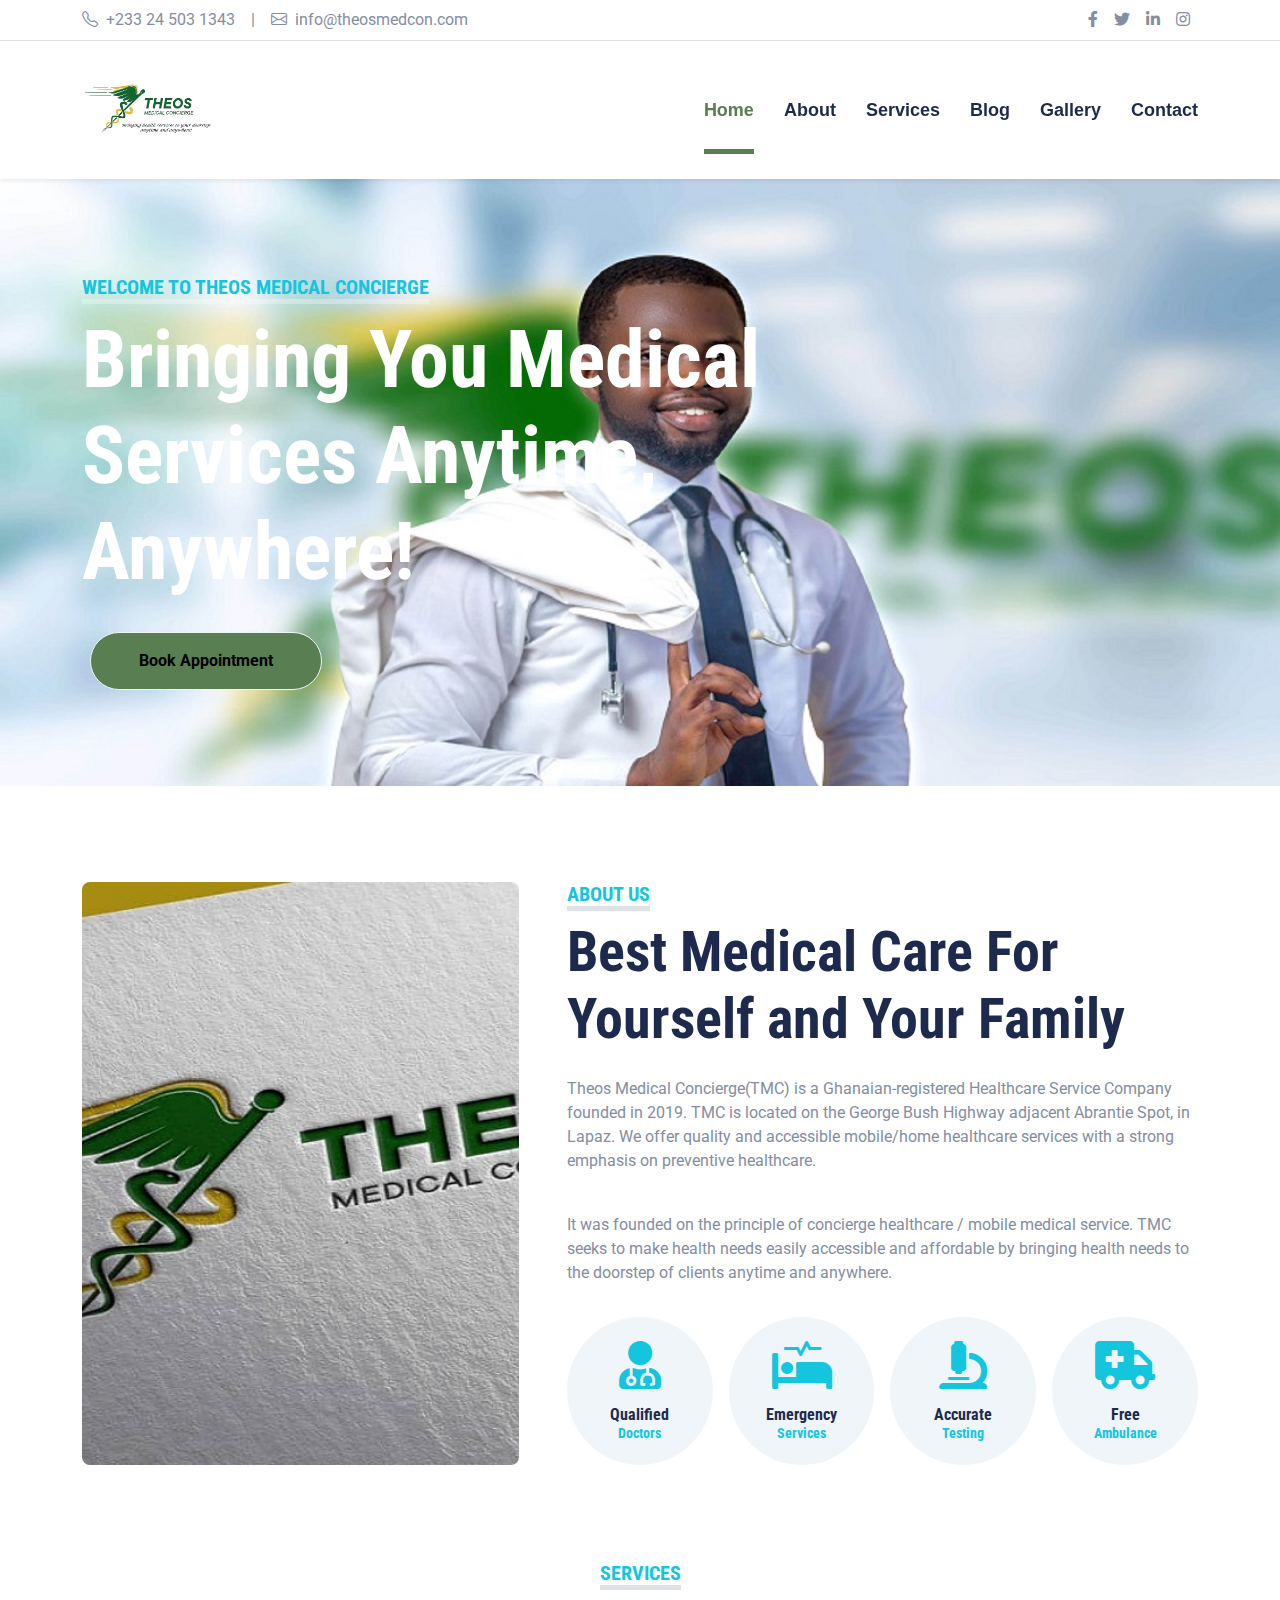
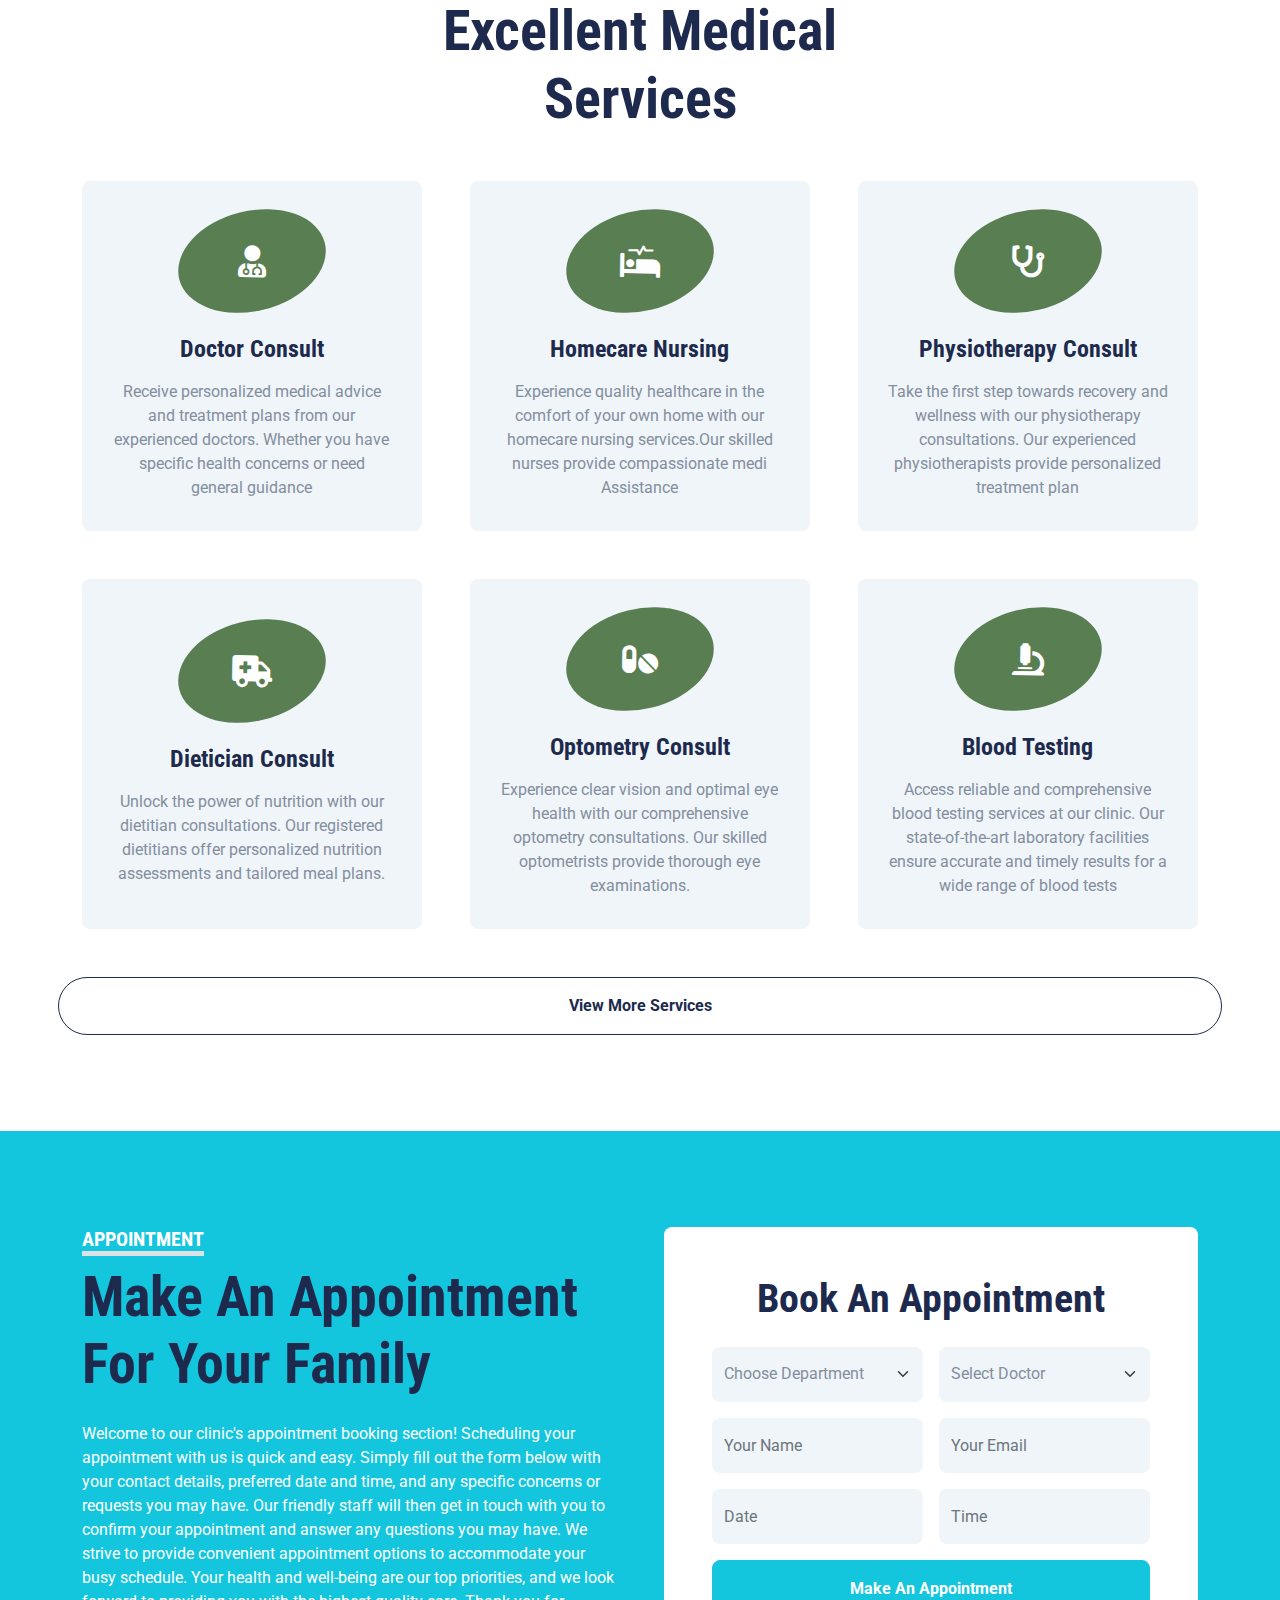
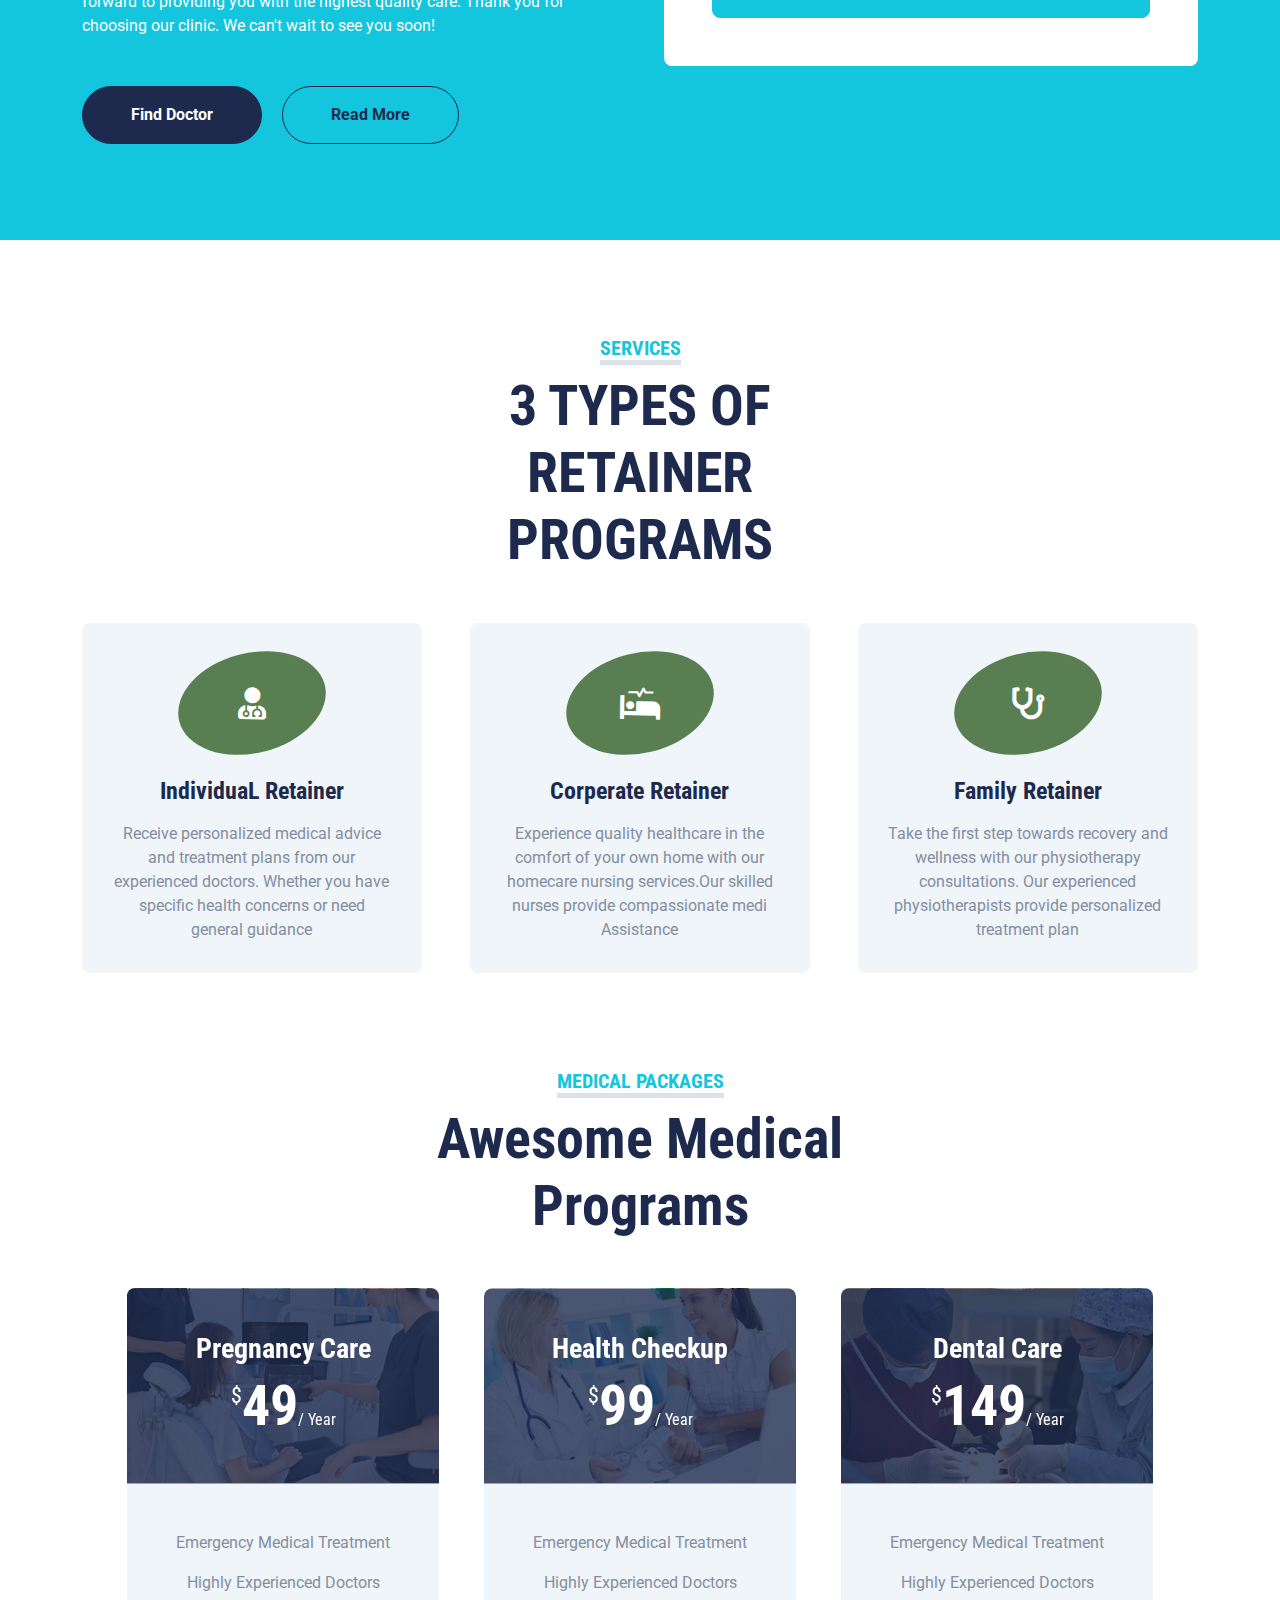
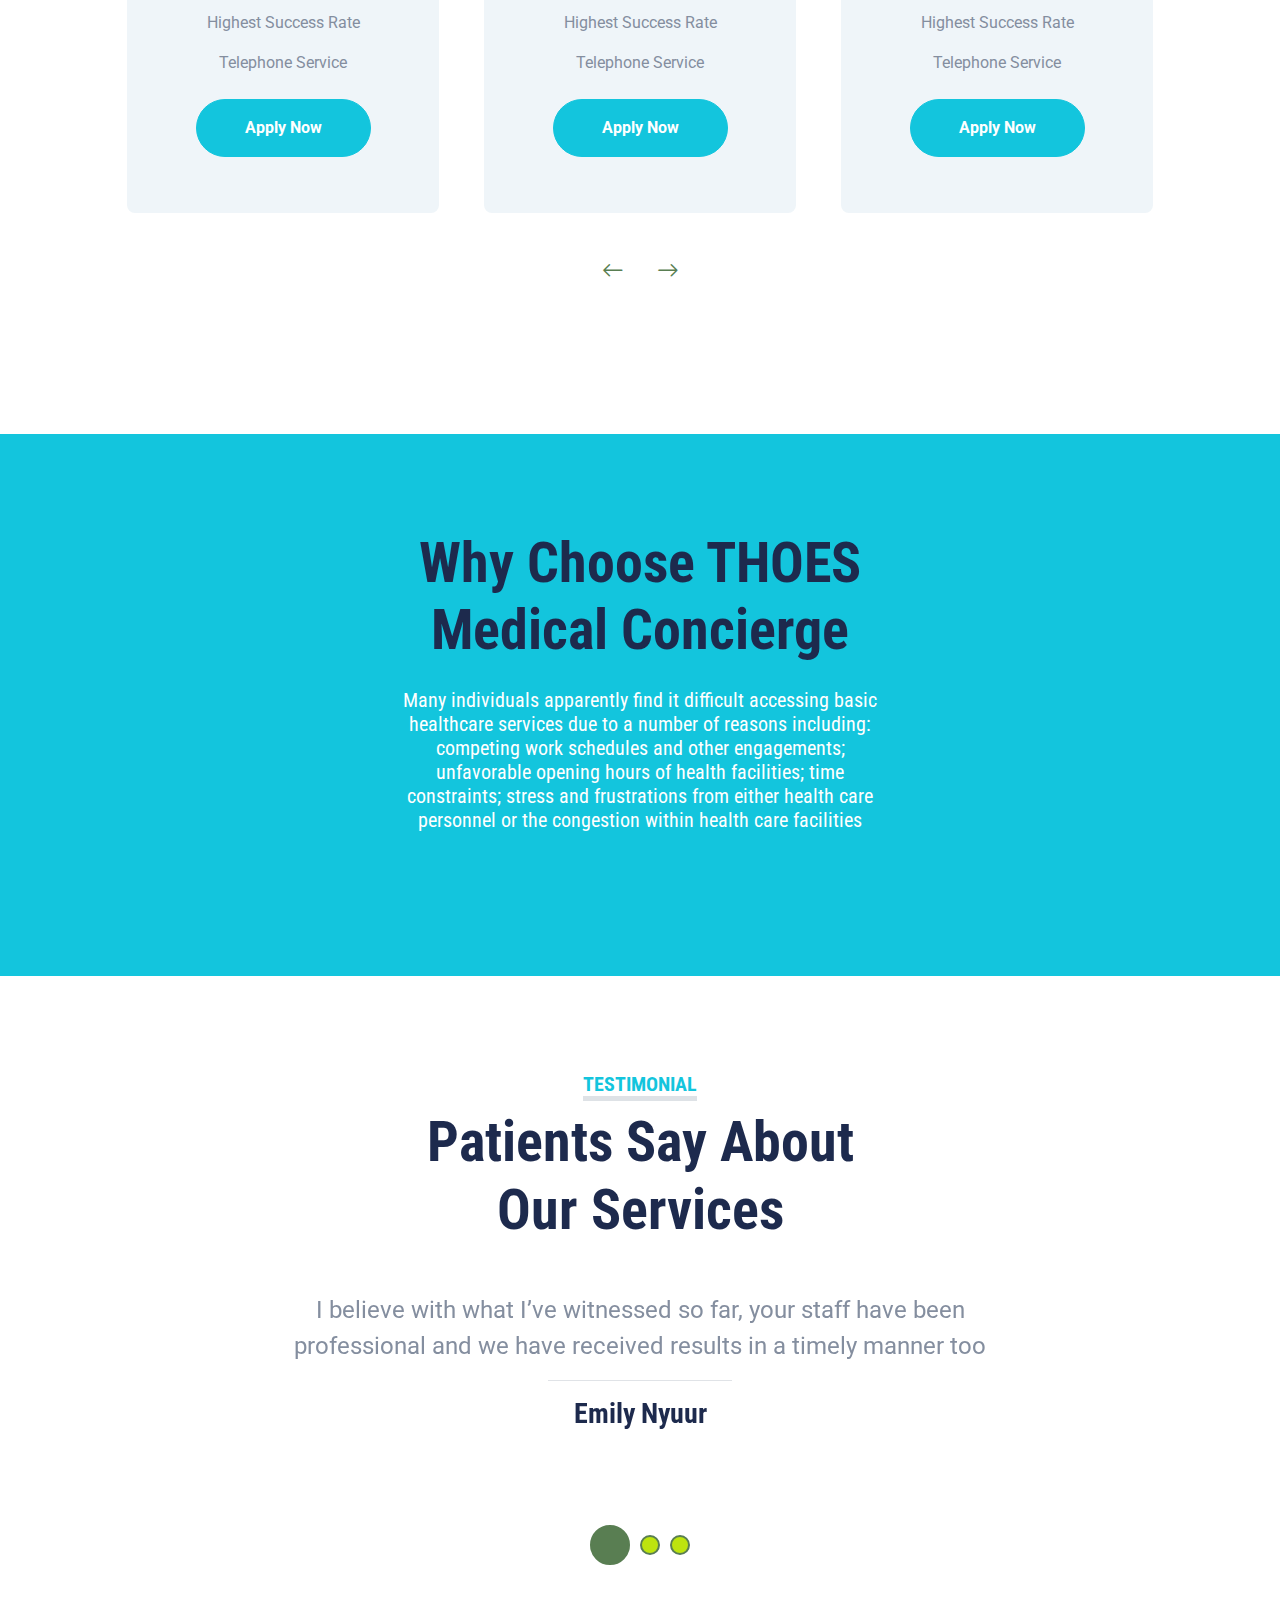
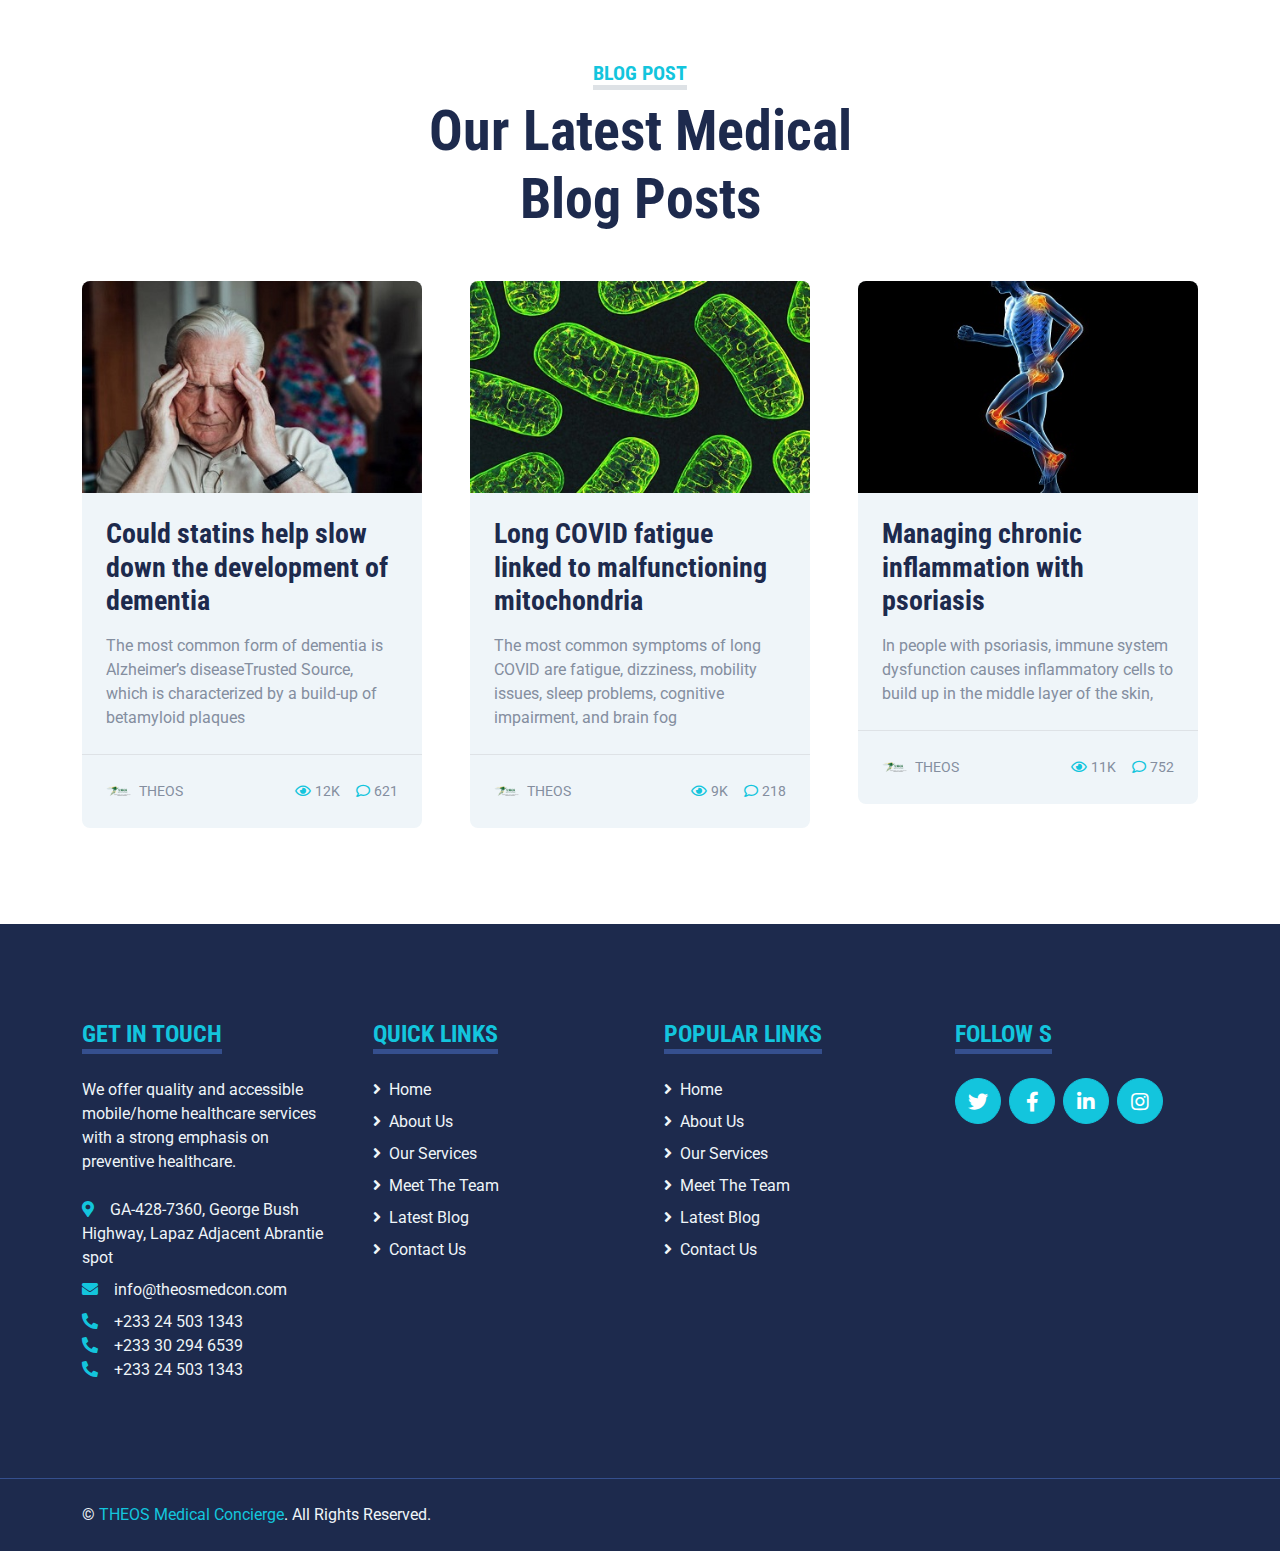
<file: index.html>
<!DOCTYPE html>
<html lang="en">

<head>
    <meta charset="utf-8">
    <title>THEOS Medical Concierge</title>
    <meta name="viewport" content="width=device-width, initial-scale=1">
	<meta name="description" content="We Bring You Medical Services Anytime, Anywhere!"/>
	<meta name="keywords" content="THEOS, Concierge, health, mediacal, healthcare, THEOS Medical concierge" />
	<meta name="author" content="Official Billy"/>

    
    <link href="img/THEOS.png" rel="icon">


    <link rel="preconnect" href="https://fonts.gstatic.com">
    <link href="https://fonts.googleapis.com/css2?family=Roboto+Condensed:wght@400;700&family=Roboto:wght@400;700&display=swap" rel="stylesheet">  

    <link href="https://cdnjs.cloudflare.com/ajax/libs/font-awesome/5.15.0/css/all.min.css" rel="stylesheet">
    <link href="https://cdn.jsdelivr.net/npm/bootstrap-icons@1.4.1/font/bootstrap-icons.css" rel="stylesheet">

    <link href="lib/owlcarousel/assets/owl.carousel.min.css" rel="stylesheet">
    <link href="lib/tempusdominus/css/tempusdominus-bootstrap-4.min.css" rel="stylesheet" />

    <link href="css/bootstrap.min.css" rel="stylesheet">

    <link href="css/style.css" rel="stylesheet">
</head>

<body>
    <div class="container-fluid py-2 border-bottom d-none d-lg-block">
        <div class="container">
            <div class="row">
                <div class="col-md-6 text-center text-lg-start mb-2 mb-lg-0">
                    <div class="d-inline-flex align-items-center">
                        <a class="text-decoration-none text-body pe-3" href="tel: +233245031343"><i class="bi bi-telephone me-2"></i>+233 24 503 1343</a>
                        <span class="text-body">|</span>
                        <a class="text-decoration-none text-body px-3" href="mailto: info@theosmedcon.com"><i class="bi bi-envelope me-2"></i>info@theosmedcon.com</a>
                    </div>
                </div>
                <div class="col-md-6 text-center text-lg-end">
                    <div class="d-inline-flex align-items-center">
                        <a class="text-body px-2" href="https://www.facebook.com/theosmedcon">
                            <i class="fab fa-facebook-f"></i>
                        </a>
                        <a class="text-body px-2" href="https://www.facebook.com/theosmedcon">
                            <i class="fab fa-twitter"></i>
                        </a>
                        <a class="text-body px-2" href="https://www.linkedin.com/company/theosmedcon/">
                            <i class="fab fa-linkedin-in"></i>
                        </a>
                        <a class="text-body px-2" href="https://www.instagram.com/theosmedcon/">
                            <i class="fab fa-instagram"></i>
                        </a>
                        
                    </div>
                </div>
            </div>
        </div>
    </div>


    <div class="container-fluid sticky-top bg-white shadow-sm">
        <div class="container">
            <nav class="navbar navbar-expand-lg bg-white navbar-light py-3 py-lg-0">
                <a href="index.html" class="navbar-brand">
                   <img class="me-2" src="img/THEOS.png" alt="" style="height: 8rem;">
                </a>
                <button class="navbar-toggler" type="button" data-bs-toggle="collapse" data-bs-target="#navbarCollapse">
                    <span class="navbar-toggler-icon"></span>
                </button>
                <div class="collapse navbar-collapse" id="navbarCollapse">
                    <div class="navbar-nav ms-auto py-0">
                        <a href="index.html" class="nav-item nav-link active">Home</a>
                        <a href="about.html" class="nav-item nav-link">About</a>
                        <a href="service.html" class="nav-item nav-link">Services</a>
                        <a href="blog.html" class="nav-item nav-link">Blog</a>
                        <a href="gallery.html" class="nav-item nav-link">Gallery</a>
                        <a href="contact.html" class="nav-item nav-link">Contact</a>
                    </div>
                </div>
            </nav>
        </div>
    </div>

    <div class="container-fluid bg-primary py-5 mb-5 hero-header">
        <div class="container py-5">
            <div class="row justify-content-start">
                <div class="col-lg-8 text-center text-lg-start">
                    <h5 class="d-inline-block text-primary text-uppercase border-bottom border-5" style="border-color: rgba(256, 256, 256, .3) !important;">Welcome To THEOS Medical Concierge</h5>
                    <h1 class="display-1 text-white mb-md-4">Bringing You Medical Services Anytime, Anywhere!</h1>
                    <div class="pt-2">
                        
                        <a href="appointment.html" class="btn btn-outline-light rounded-pill py-md-3 px-md-5 mx-2" style="background-color: #597E52; color: black;">Book Appointment</a>
                    </div>
                </div>
            </div>
        </div>
    </div>


    <div class="container-fluid py-5">
        <div class="container">
            <div class="row gx-5">
                <div class="col-lg-5 mb-5 mb-lg-0" style="min-height: 500pjj5x;">
                    <div class="position-relative h-100">
                        <img class="position-absolute w-100 h-100 rounded" src="images/gallery 6.jpeg" style="object-fit: cover;">
                    </div>
                </div>
                <div class="col-lg-7">
                    <div class="mb-4">
                        <h5 class="d-inline-block text-primary text-uppercase border-bottom border-5">About Us</h5>
                        <h1 class="display-4">Best Medical Care For Yourself and Your Family</h1>
                    </div>
                    <p>Theos Medical Concierge(TMC) is a Ghanaian-registered Healthcare Service Company founded in 2019. TMC is located on the George Bush Highway adjacent Abrantie Spot, in Lapaz. We offer quality and accessible mobile/home healthcare services with a strong emphasis on preventive healthcare.</p><br>
                    <p>It was founded on the principle of concierge healthcare / mobile medical service. TMC seeks to make health needs easily accessible and affordable by bringing health needs to the doorstep of clients anytime and anywhere.</p>
                    <div class="row g-3 pt-3">
                        <div class="col-sm-3 col-6">
                            <div class="bg-light text-center rounded-circle py-4">
                                <i class="fa fa-3x fa-user-md text-primary mb-3"></i>
                                <h6 class="mb-0">Qualified<small class="d-block text-primary">Doctors</small></h6>
                            </div>
                        </div>
                        <div class="col-sm-3 col-6">
                            <div class="bg-light text-center rounded-circle py-4">
                                <i class="fa fa-3x fa-procedures text-primary mb-3"></i>
                                <h6 class="mb-0">Emergency<small class="d-block text-primary">Services</small></h6>
                            </div>
                        </div>
                        <div class="col-sm-3 col-6">
                            <div class="bg-light text-center rounded-circle py-4">
                                <i class="fa fa-3x fa-microscope text-primary mb-3"></i>
                                <h6 class="mb-0">Accurate<small class="d-block text-primary">Testing</small></h6>
                            </div>
                        </div>
                        <div class="col-sm-3 col-6">
                            <div class="bg-light text-center rounded-circle py-4">
                                <i class="fa fa-3x fa-ambulance text-primary mb-3"></i>
                                <h6 class="mb-0">Free<small class="d-block text-primary">Ambulance</small></h6>
                            </div>
                        </div>
                    </div>
                </div>
            </div>
        </div>
    </div>
    

    <div class="container-fluid py-5">
        <div class="container">
            <div class="text-center mx-auto mb-5" style="max-width: 500px;">
                <h5 class="d-inline-block text-primary text-uppercase border-bottom border-5">Services</h5>
                <h1 class="display-4">Excellent Medical Services</h1>
            </div>
            <div class="row g-5">
                <div class="col-lg-4 col-md-6">
                    <div class="service-item bg-light rounded d-flex flex-column align-items-center justify-content-center text-center">
                        <div class="service-icon mb-4">
                            <i class="fa fa-2x fa-user-md text-white"></i>
                        </div>
                        <h4 class="mb-3">Doctor Consult</h4>
                        <p class="m-0">Receive personalized medical advice and treatment plans from our experienced doctors. Whether you have specific health concerns or need general guidance</p>
                        <a class="btn btn-lg btn-primary rounded-pill" href="">
                            <i class="bi bi-arrow-right"></i>
                        </a>
                    </div>
                </div>
                <div class="col-lg-4 col-md-6">
                    <div class="service-item bg-light rounded d-flex flex-column align-items-center justify-content-center text-center">
                        <div class="service-icon mb-4">
                            <i class="fa fa-2x fa-procedures text-white"></i>
                        </div>
                        <h4 class="mb-3">Homecare Nursing</h4>
                        <p class="m-0">Experience quality healthcare in the comfort of your own home with our homecare nursing services.Our skilled nurses provide compassionate medi Assistance</p>
                        <a class="btn btn-lg btn-primary rounded-pill" href="">
                            <i class="bi bi-arrow-right"></i>
                        </a>
                    </div>
                </div>
                <div class="col-lg-4 col-md-6">
                    <div class="service-item bg-light rounded d-flex flex-column align-items-center justify-content-center text-center">
                        <div class="service-icon mb-4">
                            <i class="fa fa-2x fa-stethoscope text-white"></i>
                        </div>
                        <h4 class="mb-3">Physiotherapy Consult</h4>
                        <p class="m-0">Take the first step towards recovery and wellness with our physiotherapy consultations. Our experienced physiotherapists provide personalized treatment plan</p>
                        <a class="btn btn-lg btn-primary rounded-pill" href="">
                            <i class="bi bi-arrow-right"></i>
                        </a>
                    </div>
                </div>
                <div class="col-lg-4 col-md-6">
                    <div class="service-item bg-light rounded d-flex flex-column align-items-center justify-content-center text-center">
                        <div class="service-icon mb-4">
                            <i class="fa fa-2x fa-ambulance text-white"></i>
                        </div>
                        <h4 class="mb-3">Dietician Consult</h4>
                        <p class="m-0">Unlock the power of nutrition with our dietitian consultations. Our registered dietitians offer personalized nutrition assessments and tailored meal plans.</p>
                        <a class="btn btn-lg btn-primary rounded-pill" href="">
                            <i class="bi bi-arrow-right"></i>
                        </a>
                    </div>
                </div>
                <div class="col-lg-4 col-md-6">
                    <div class="service-item bg-light rounded d-flex flex-column align-items-center justify-content-center text-center">
                        <div class="service-icon mb-4">
                            <i class="fa fa-2x fa-pills text-white"></i>
                        </div>
                        <h4 class="mb-3">Optometry Consult</h4>
                        <p class="m-0">Experience clear vision and optimal eye health with our comprehensive optometry consultations. Our skilled optometrists provide thorough eye examinations.</p>
                        <a class="btn btn-lg btn-primary rounded-pill" href="">
                            <i class="bi bi-arrow-right"></i>
                        </a>
                    </div>
                </div>
                <div class="col-lg-4 col-md-6">
                    <div class="service-item bg-light rounded d-flex flex-column align-items-center justify-content-center text-center">
                        <div class="service-icon mb-4">
                            <i class="fa fa-2x fa-microscope text-white"></i>
                        </div>
                        <h4 class="mb-3">Blood Testing</h4>
                        <p class="m-0">Access reliable and comprehensive blood testing services at our clinic. Our state-of-the-art laboratory facilities ensure accurate and timely results for a wide range of blood tests</p>
                        <a class="btn btn-lg btn-primary rounded-pill" href="">
                            <i class="bi bi-arrow-right"></i>
                        </a>
                    </div>
                </div>
                <a class="btn btn-outline-dark rounded-pill py-3 px-5" href="service.html">View More Services</a>
            </div>
        </div>
    </div>
    

    <div class="container-fluid bg-primary my-5 py-5">
        <div class="container py-5">
            <div class="row gx-5">
                <div class="col-lg-6 mb-5 mb-lg-0">
                    <div class="mb-4">
                        <h5 class="d-inline-block text-white text-uppercase border-bottom border-5">Appointment</h5>
                        <h1 class="display-4">Make An Appointment For Your Family</h1>
                    </div>
                    <p class="text-white mb-5">Welcome to our clinic's appointment booking section! Scheduling your appointment with us is quick and easy. Simply fill out the form below with your contact details, preferred date and time, and any specific concerns or requests you may have. Our friendly staff will then get in touch with you to confirm your appointment and answer any questions you may have. We strive to provide convenient appointment options to accommodate your busy schedule. Your health and well-being are our top priorities, and we look forward to providing you with the highest quality care. Thank you for choosing our clinic. We can't wait to see you soon!</p>
                    <a class="btn btn-dark rounded-pill py-3 px-5 me-3" href="">Find Doctor</a>
                    <a class="btn btn-outline-dark rounded-pill py-3 px-5" href="">Read More</a>
                </div>
                <div class="col-lg-6">
                    <div class="bg-white text-center rounded p-5">
                        <h1 class="mb-4">Book An Appointment</h1>
                        <form action="https://formsubmit.co/info@theosmedcon.com" method="POST" name="sentMessage" id="contactForm">
                            <div class="row g-3">
                                <div class="col-12 col-sm-6">
                                    <select name="department" class="form-select bg-light border-0" style="height: 55px;">
                                        <option selected>Choose Department</option>
                                        <option value="1">Department 1</option>
                                        <option value="2">Department 2</option>
                                        <option value="3">Department 3</option>
                                    </select>
                                </div>
                                <div class="col-12 col-sm-6">
                                    <select name="doctor" class="form-select bg-light border-0" style="height: 55px;">
                                        <option selected>Select Doctor</option>
                                        <option value="1">Doctor 1</option>
                                        <option value="2">Doctor 2</option>
                                        <option value="3">Doctor 3</option>
                                    </select>
                                </div>
                                <div class="col-12 col-sm-6">
                                    <input name="name" type="text" class="form-control bg-light border-0" placeholder="Your Name" style="height: 55px;">
                                </div>
                                <div class="col-12 col-sm-6">
                                    <input name="email" type="email" class="form-control bg-light border-0" placeholder="Your Email" style="height: 55px;">
                                </div>
                                <div class="col-12 col-sm-6">
                                    <div class="date" id="date" data-target-input="nearest">
                                        <input type="text"
                                            class="form-control bg-light border-0 datetimepicker-input"
                                            placeholder="Date" data-target="#date" data-toggle="datetimepicker" style="height: 55px;">
                                    </div>
                                </div>
                                <div class="col-12 col-sm-6">
                                    <div class="time" id="time" data-target-input="nearest">
                                        <input name="date" type="text" class="form-control bg-light border-0 datetimepicker-input" placeholder="Time" data-target="#time"
                                            data-toggle="datetimepicker" style="height: 55px;">
                                    </div>
                                </div>
                                <div class="col-12">
                                    <button class="btn btn-primary w-100 py-3" type="submit">Make An Appointment</button>
                                </div>
                            </div>
                        </form>
                    </div>
                </div>
            </div>
        </div>
    </div>


    <div class="container-fluid py-5">
        <div class="container">
            <div class="text-center mx-auto mb-5" style="max-width: 500px;">
                <h5 class="d-inline-block text-primary text-uppercase border-bottom border-5">Services</h5>
                <h1 class="display-4">3 TYPES OF RETAINER PROGRAMS</h1>
            </div>
            <div class="row g-5">
                <div class="col-lg-4 col-md-6">
                    <div class="service-item bg-light rounded d-flex flex-column align-items-center justify-content-center text-center">
                        <div class="service-icon mb-4">
                            <i class="fa fa-2x fa-user-md text-white"></i>
                        </div>
                        <h4 class="mb-3">IndividuaL Retainer</h4>
                        <p class="m-0">Receive personalized medical advice and treatment plans from our experienced doctors. Whether you have specific health concerns or need general guidance</p>
                        <a class="btn btn-lg btn-primary rounded-pill" href="">
                            <i class="bi bi-arrow-right"></i>
                        </a>
                    </div>
                </div>
                <div class="col-lg-4 col-md-6">
                    <div class="service-item bg-light rounded d-flex flex-column align-items-center justify-content-center text-center">
                        <div class="service-icon mb-4">
                            <i class="fa fa-2x fa-procedures text-white"></i>
                        </div>
                        <h4 class="mb-3">Corperate Retainer</h4>
                        <p class="m-0">Experience quality healthcare in the comfort of your own home with our homecare nursing services.Our skilled nurses provide compassionate medi Assistance</p>
                        <a class="btn btn-lg btn-primary rounded-pill" href="">
                            <i class="bi bi-arrow-right"></i>
                        </a>
                    </div>
                </div>
                <div class="col-lg-4 col-md-6">
                    <div class="service-item bg-light rounded d-flex flex-column align-items-center justify-content-center text-center">
                        <div class="service-icon mb-4">
                            <i class="fa fa-2x fa-stethoscope text-white"></i>
                        </div>
                        <h4 class="mb-3">Family Retainer</h4>
                        <p class="m-0">Take the first step towards recovery and wellness with our physiotherapy consultations. Our experienced physiotherapists provide personalized treatment plan</p>
                        <a class="btn btn-lg btn-primary rounded-pill" href="">
                            <i class="bi bi-arrow-right"></i>
                        </a>
                    </div>
                </div>
            </div>
        </div>
    </div>

    <div class="container-fluid py-5">
        <div class="container">
            <div class="text-center mx-auto mb-5" style="max-width: 500px;">
                <h5 class="d-inline-block text-primary text-uppercase border-bottom border-5">Medical Packages</h5>
                <h1 class="display-4">Awesome Medical Programs</h1>
            </div>
            <div class="owl-carousel price-carousel position-relative" style="padding: 0 45px 45px 45px;">
                <div class="bg-light rounded text-center">
                    <div class="position-relative">
                        <img class="img-fluid rounded-top" src="img/price-1.jpg" alt="">
                        <div class="position-absolute w-100 h-100 top-50 start-50 translate-middle rounded-top d-flex flex-column align-items-center justify-content-center" style="background: rgba(29, 42, 77, .8);">
                            <h3 class="text-white">Pregnancy Care</h3>
                            <h1 class="display-4 text-white mb-0">
                                <small class="align-top fw-normal" style="font-size: 22px; line-height: 45px;">$</small>49<small class="align-bottom fw-normal" style="font-size: 16px; line-height: 40px;">/ Year</small>
                            </h1>
                        </div>
                    </div>
                    <div class="text-center py-5">
                        <p>Emergency Medical Treatment</p>
                        <p>Highly Experienced Doctors</p>
                        <p>Highest Success Rate</p>
                        <p>Telephone Service</p>
                        <a href="" class="btn btn-primary rounded-pill py-3 px-5 my-2">Apply Now</a>
                    </div>
                </div>
                <div class="bg-light rounded text-center">
                    <div class="position-relative">
                        <img class="img-fluid rounded-top" src="img/price-2.jpg" alt="">
                        <div class="position-absolute w-100 h-100 top-50 start-50 translate-middle rounded-top d-flex flex-column align-items-center justify-content-center" style="background: rgba(29, 42, 77, .8);">
                            <h3 class="text-white">Health Checkup</h3>
                            <h1 class="display-4 text-white mb-0">
                                <small class="align-top fw-normal" style="font-size: 22px; line-height: 45px;">$</small>99<small class="align-bottom fw-normal" style="font-size: 16px; line-height: 40px;">/ Year</small>
                            </h1>
                        </div>
                    </div>
                    <div class="text-center py-5">
                        <p>Emergency Medical Treatment</p>
                        <p>Highly Experienced Doctors</p>
                        <p>Highest Success Rate</p>
                        <p>Telephone Service</p>
                        <a href="" class="btn btn-primary rounded-pill py-3 px-5 my-2">Apply Now</a>
                    </div>
                </div>
                <div class="bg-light rounded text-center">
                    <div class="position-relative">
                        <img class="img-fluid rounded-top" src="img/price-3.jpg" alt="">
                        <div class="position-absolute w-100 h-100 top-50 start-50 translate-middle rounded-top d-flex flex-column align-items-center justify-content-center" style="background: rgba(29, 42, 77, .8);">
                            <h3 class="text-white">Dental Care</h3>
                            <h1 class="display-4 text-white mb-0">
                                <small class="align-top fw-normal" style="font-size: 22px; line-height: 45px;">$</small>149<small class="align-bottom fw-normal" style="font-size: 16px; line-height: 40px;">/ Year</small>
                            </h1>
                        </div>
                    </div>
                    <div class="text-center py-5">
                        <p>Emergency Medical Treatment</p>
                        <p>Highly Experienced Doctors</p>
                        <p>Highest Success Rate</p>
                        <p>Telephone Service</p>
                        <a href="" class="btn btn-primary rounded-pill py-3 px-5 my-2">Apply Now</a>
                    </div>
                </div>
                <div class="bg-light rounded text-center">
                    <div class="position-relative">
                        <img class="img-fluid rounded-top" src="img/price-4.jpg" alt="">
                        <div class="position-absolute w-100 h-100 top-50 start-50 translate-middle rounded-top d-flex flex-column align-items-center justify-content-center" style="background: rgba(29, 42, 77, .8);">
                            <h3 class="text-white">Operation & Surgery</h3>
                            <h1 class="display-4 text-white mb-0">
                                <small class="align-top fw-normal" style="font-size: 22px; line-height: 45px;">$</small>199<small class="align-bottom fw-normal" style="font-size: 16px; line-height: 40px;">/ Year</small>
                            </h1>
                        </div>
                    </div>
                    <div class="text-center py-5">
                        <p>Emergency Medical Treatment</p>
                        <p>Highly Experienced Doctors</p>
                        <p>Highest Success Rate</p>
                        <p>Telephone Service</p>
                        <a href="" class="btn btn-primary rounded-pill py-3 px-5 my-2">Apply Now</a>
                    </div>
                </div>
            </div>
        </div>
    </div>


    <!-- Team Start -->
    <!-- <div class="container-fluid py-5">
        <div class="container">
            <div class="text-center mx-auto mb-5" style="max-width: 500px;">
                <h5 class="d-inline-block text-primary text-uppercase border-bottom border-5">Our Doctors</h5>
                <h1 class="display-4">Qualified Healthcare Professionals</h1>
            </div>
            <div class="owl-carousel team-carousel position-relative">
                <div class="team-item">
                    <div class="row g-0 bg-light rounded overflow-hidden">
                        <div class="col-12 col-sm-5 h-100">
                            <img class="img-fluid h-100" src="img/team-1.jpg" style="object-fit: cover;">
                        </div>
                        <div class="col-12 col-sm-7 h-100 d-flex flex-column">
                            <div class="mt-auto p-4">
                                <h3>Doctor Name</h3>
                                <h6 class="fw-normal fst-italic text-primary mb-4">Cardiology Specialist</h6>
                                <p class="m-0">Dolor lorem eos dolor duo eirmod sea. Dolor sit magna rebum clita rebum dolor</p>
                            </div>
                            <div class="d-flex mt-auto border-top p-4">
                                <a class="btn btn-lg btn-primary btn-lg-square rounded-circle me-3" href="#"><i class="fab fa-twitter"></i></a>
                                <a class="btn btn-lg btn-primary btn-lg-square rounded-circle me-3" href="#"><i class="fab fa-facebook-f"></i></a>
                                <a class="btn btn-lg btn-primary btn-lg-square rounded-circle" href="#"><i class="fab fa-linkedin-in"></i></a>
                            </div>
                        </div>
                    </div>
                </div>
                <div class="team-item">
                    <div class="row g-0 bg-light rounded overflow-hidden">
                        <div class="col-12 col-sm-5 h-100">
                            <img class="img-fluid h-100" src="img/team-2.jpg" style="object-fit: cover;">
                        </div>
                        <div class="col-12 col-sm-7 h-100 d-flex flex-column">
                            <div class="mt-auto p-4">
                                <h3>Doctor Name</h3>
                                <h6 class="fw-normal fst-italic text-primary mb-4">Cardiology Specialist</h6>
                                <p class="m-0">Dolor lorem eos dolor duo eirmod sea. Dolor sit magna rebum clita rebum dolor</p>
                            </div>
                            <div class="d-flex mt-auto border-top p-4">
                                <a class="btn btn-lg btn-primary btn-lg-square rounded-circle me-3" href="#"><i class="fab fa-twitter"></i></a>
                                <a class="btn btn-lg btn-primary btn-lg-square rounded-circle me-3" href="#"><i class="fab fa-facebook-f"></i></a>
                                <a class="btn btn-lg btn-primary btn-lg-square rounded-circle" href="#"><i class="fab fa-linkedin-in"></i></a>
                            </div>
                        </div>
                    </div>
                </div>
                <div class="team-item">
                    <div class="row g-0 bg-light rounded overflow-hidden">
                        <div class="col-12 col-sm-5 h-100">
                            <img class="img-fluid h-100" src="img/team-3.jpg" style="object-fit: cover;">
                        </div>
                        <div class="col-12 col-sm-7 h-100 d-flex flex-column">
                            <div class="mt-auto p-4">
                                <h3>Doctor Name</h3>
                                <h6 class="fw-normal fst-italic text-primary mb-4">Cardiology Specialist</h6>
                                <p class="m-0">Dolor lorem eos dolor duo eirmod sea. Dolor sit magna rebum clita rebum dolor</p>
                            </div>
                            <div class="d-flex mt-auto border-top p-4">
                                <a class="btn btn-lg btn-primary btn-lg-square rounded-circle me-3" href="#"><i class="fab fa-twitter"></i></a>
                                <a class="btn btn-lg btn-primary btn-lg-square rounded-circle me-3" href="#"><i class="fab fa-facebook-f"></i></a>
                                <a class="btn btn-lg btn-primary btn-lg-square rounded-circle" href="#"><i class="fab fa-linkedin-in"></i></a>
                            </div>
                        </div>
                    </div>
                </div>
            </div>
        </div>
    </div> -->
    <!-- Team End -->


    <div class="container-fluid bg-primary my-5 py-5">
        <div class="container py-5">
            <div class="text-center mx-auto mb-5" style="max-width: 500px;">
                <h1 class="display-4 mb-4">Why Choose THOES Medical Concierge</h1>
                <h5 class="text-white fw-normal">Many individuals apparently find it difficult accessing basic healthcare services due to a number of reasons including: competing work schedules and other engagements; unfavorable opening hours of health facilities; time constraints; stress and frustrations from either health care personnel or the congestion within health care facilities</h5>
            </div>
        </div>
    </div>


    <div class="container-fluid py-5">
        <div class="container">
            <div class="text-center mx-auto mb-5" style="max-width: 500px;">
                <h5 class="d-inline-block text-primary text-uppercase border-bottom border-5">Testimonial</h5>
                <h1 class="display-4">Patients Say About Our Services</h1>
            </div>
            <div class="row justify-content-center">
                <div class="col-lg-8">
                    <div class="owl-carousel testimonial-carousel">
                        <div class="testimonial-item text-center">
                            <p class="fs-4 fw-normal">I believe with what I’ve witnessed so far, your staff have been professional and we have received results in a timely manner too</p>
                            <hr class="w-25 mx-auto">
                            <h3>Emily Nyuur</h3>
                        </div>
                        <div class="testimonial-item text-center">
                            <p class="fs-4 fw-normal">I’m currently impressed with this one of a kind concierge services your organization has introduces in Accra. It gives me the edge to be very conscious of checking a few vitals of mine regularly. The staff allocated to me is very patient and handle cases professionally</p>
                            <hr class="w-25 mx-auto">
                            <h3>Lois Adablah</h3>
                        </div>
                        <div class="testimonial-item text-center">
                            <p class="fs-4 fw-normal">So far so good. You’re doing really good. All the best as you expand and grow</p>
                            <hr class="w-25 mx-auto">
                            <h3>Fr. Derrek</h3>
                        </div>
                    </div>
                </div>
            </div>
        </div>
    </div>

    <div class="container-fluid py-5">
        <div class="container">
            <div class="text-center mx-auto mb-5" style="max-width: 500px;">
                <h5 class="d-inline-block text-primary text-uppercase border-bottom border-5">Blog Post</h5>
                <h1 class="display-4">Our Latest Medical Blog Posts</h1>
            </div>
            <div class="row g-5">
                <div class="col-xl-4 col-lg-6">
                    <div class="bg-light rounded overflow-hidden">
                        <img class="img-fluid w-100" src="img/dementia.jpg" alt="">
                        <div class="p-4">
                            <a class="h3 d-block mb-3" href="">Could statins help slow down the development of dementia</a>
                            <p class="m-0">The most common form of dementia is Alzheimer’s diseaseTrusted Source, which is characterized by a build-up of betamyloid plaques</p>
                        </div>
                        <div class="d-flex justify-content-between border-top p-4">
                            <div class="d-flex align-items-center">
                                <img class="rounded-circle me-2" src="img/THEOS.png" width="25" height="25" alt="">
                                <small>THEOS</small>
                            </div>
                            <div class="d-flex align-items-center">
                                <small class="ms-3"><i class="far fa-eye text-primary me-1"></i>12K</small>
                                <small class="ms-3"><i class="far fa-comment text-primary me-1"></i>621</small>
                            </div>
                        </div>
                    </div>
                </div>
                <div class="col-xl-4 col-lg-6">
                    <div class="bg-light rounded overflow-hidden">
                        <img class="img-fluid w-100" src="img/mitochondria.jpg" alt="">
                        <div class="p-4">
                            <a class="h3 d-block mb-3" href="">Long COVID fatigue linked to malfunctioning mitochondria</a>
                            <p class="m-0">The most common symptoms of long COVID are fatigue, dizziness, mobility issues, sleep problems, cognitive impairment, and brain fog </p>
                        </div>
                        <div class="d-flex justify-content-between border-top p-4">
                            <div class="d-flex align-items-center">
                                <img class="rounded-circle me-2" src="img/THEOS.png" width="25" height="25" alt="">
                                <small>THEOS</small>
                            </div>
                            <div class="d-flex align-items-center">
                                <small class="ms-3"><i class="far fa-eye text-primary me-1"></i>9K</small>
                                <small class="ms-3"><i class="far fa-comment text-primary me-1"></i>218</small>
                            </div>
                        </div>
                    </div>
                </div>
                <div class="col-xl-4 col-lg-6">
                    <div class="bg-light rounded overflow-hidden">
                        <img class="img-fluid w-100" src="img/chronic inflammation.jpg" alt="">
                        <div class="p-4">
                            <a class="h3 d-block mb-3" href="">Managing chronic inflammation with psoriasis</a>
                            <p class="m-0">In people with psoriasis, immune system dysfunction causes inflammatory cells to build up in the middle layer of the skin,</p>
                        </div>
                        <div class="d-flex justify-content-between border-top p-4">
                            <div class="d-flex align-items-center">
                                <img class="rounded-circle me-2" src="img/THEOS.png" width="25" height="25" alt="">
                                <small>THEOS</small>
                            </div>
                            <div class="d-flex align-items-center">
                                <small class="ms-3"><i class="far fa-eye text-primary me-1"></i>11K</small>
                                <small class="ms-3"><i class="far fa-comment text-primary me-1"></i>752</small>
                            </div>
                        </div>
                    </div>
                </div>
            </div>
        </div>
    </div>



    <div class="container-fluid bg-dark text-light mt-5 py-5">
        <div class="container py-5">
            <div class="row g-5">
                <div class="col-lg-3 col-md-6">
                    <h4 class="d-inline-block text-primary text-uppercase border-bottom border-5 border-secondary mb-4">Get In Touch</h4>
                    <p class="mb-4">We offer quality and accessible mobile/home healthcare services with a strong emphasis on preventive healthcare.</p>
                    <p class="mb-2"><i class="fa fa-map-marker-alt text-primary me-3"></i>GA-428-7360, George Bush Highway, Lapaz Adjacent Abrantie spot</p>
                    <p class="mb-2"><i class="fa fa-envelope text-primary me-3"></i>info@theosmedcon.com</p>
                    <p class="mb-0"><i class="fa fa-phone-alt text-primary me-3"></i>+233 24 503 1343</p>
                    <p class="mb-0"><i class="fa fa-phone-alt text-primary me-3"></i>+233 30 294 6539</p>
                    <p class="mb-0"><i class="fa fa-phone-alt text-primary me-3"></i>+233 24 503 1343</p>
                </div>
                <div class="col-lg-3 col-md-6">
                    <h4 class="d-inline-block text-primary text-uppercase border-bottom border-5 border-secondary mb-4">Quick Links</h4>
                    <div class="d-flex flex-column justify-content-start">
                        <a class="text-light mb-2" href="#"><i class="fa fa-angle-right me-2"></i>Home</a>
                        <a class="text-light mb-2" href="#"><i class="fa fa-angle-right me-2"></i>About Us</a>
                        <a class="text-light mb-2" href="#"><i class="fa fa-angle-right me-2"></i>Our Services</a>
                        <a class="text-light mb-2" href="#"><i class="fa fa-angle-right me-2"></i>Meet The Team</a>
                        <a class="text-light mb-2" href="#"><i class="fa fa-angle-right me-2"></i>Latest Blog</a>
                        <a class="text-light" href="#"><i class="fa fa-angle-right me-2"></i>Contact Us</a>
                    </div>
                </div>
                <div class="col-lg-3 col-md-6">
                    <h4 class="d-inline-block text-primary text-uppercase border-bottom border-5 border-secondary mb-4">Popular Links</h4>
                    <div class="d-flex flex-column justify-content-start">
                        <a class="text-light mb-2" href="index.html"><i class="fa fa-angle-right me-2"></i>Home</a>
                        <a class="text-light mb-2" href="about.html"><i class="fa fa-angle-right me-2"></i>About Us</a>
                        <a class="text-light mb-2" href="#"><i class="fa fa-angle-right me-2"></i>Our Services</a>
                        <a class="text-light mb-2" href="#"><i class="fa fa-angle-right me-2"></i>Meet The Team</a>
                        <a class="text-light mb-2" href="#"><i class="fa fa-angle-right me-2"></i>Latest Blog</a>
                        <a class="text-light" href="#"><i class="fa fa-angle-right me-2"></i>Contact Us</a>
                    </div>
                </div>
                <div class="col-lg-3 col-md-6">
                    <h4 class="d-inline-block text-primary text-uppercase border-bottom border-5 border-secondary mb-4">Follow s</h4>
                    <div class="d-flex">
                        <a class="btn btn-lg btn-primary btn-lg-square rounded-circle me-2" href="https://twitter.com/theosmedicon"><i class="fab fa-twitter"></i></a>
                        <a class="btn btn-lg btn-primary btn-lg-square rounded-circle me-2" href="https://www.facebook.com/theosmedcon"><i class="fab fa-facebook-f"></i></a>
                        <a class="btn btn-lg btn-primary btn-lg-square rounded-circle me-2" href="https://www.linkedin.com/company/theosmedcon/"><i class="fab fa-linkedin-in"></i></a>
                        <a class="btn btn-lg btn-primary btn-lg-square rounded-circle" href="#"><i class="fab fa-instagram"></i></a>
                    </div>
                </div>
            </div>
        </div>
    </div>
    <div class="container-fluid bg-dark text-light border-top border-secondary py-4">
        <div class="container">
            <div class="row g-5">
                <div class="col-md-6 text-center text-md-start">
                    <p class="mb-md-0">&copy; <a class="text-primary" href="#">THEOS Medical Concierge</a>. All Rights Reserved.</p>
                </div>
                
            </div>
        </div>
    </div>




    <a href="#" class="btn btn-lg btn-primary btn-lg-square back-to-top"><i class="bi bi-arrow-up"></i></a>



    <script src="https://code.jquery.com/jquery-3.4.1.min.js"></script>
    <script src="https://cdn.jsdelivr.net/npm/bootstrap@5.0.0/dist/js/bootstrap.bundle.min.js"></script>
    <script src="lib/easing/easing.min.js"></script>
    <script src="lib/waypoints/waypoints.min.js"></script>
    <script src="lib/owlcarousel/owl.carousel.min.js"></script>
    <script src="lib/tempusdominus/js/moment.min.js"></script>
    <script src="lib/tempusdominus/js/moment-timezone.min.js"></script>
    <script src="lib/tempusdominus/js/tempusdominus-bootstrap-4.min.js"></script>


    <script src="js/main.js"></script>
</body>

</html>
</file>
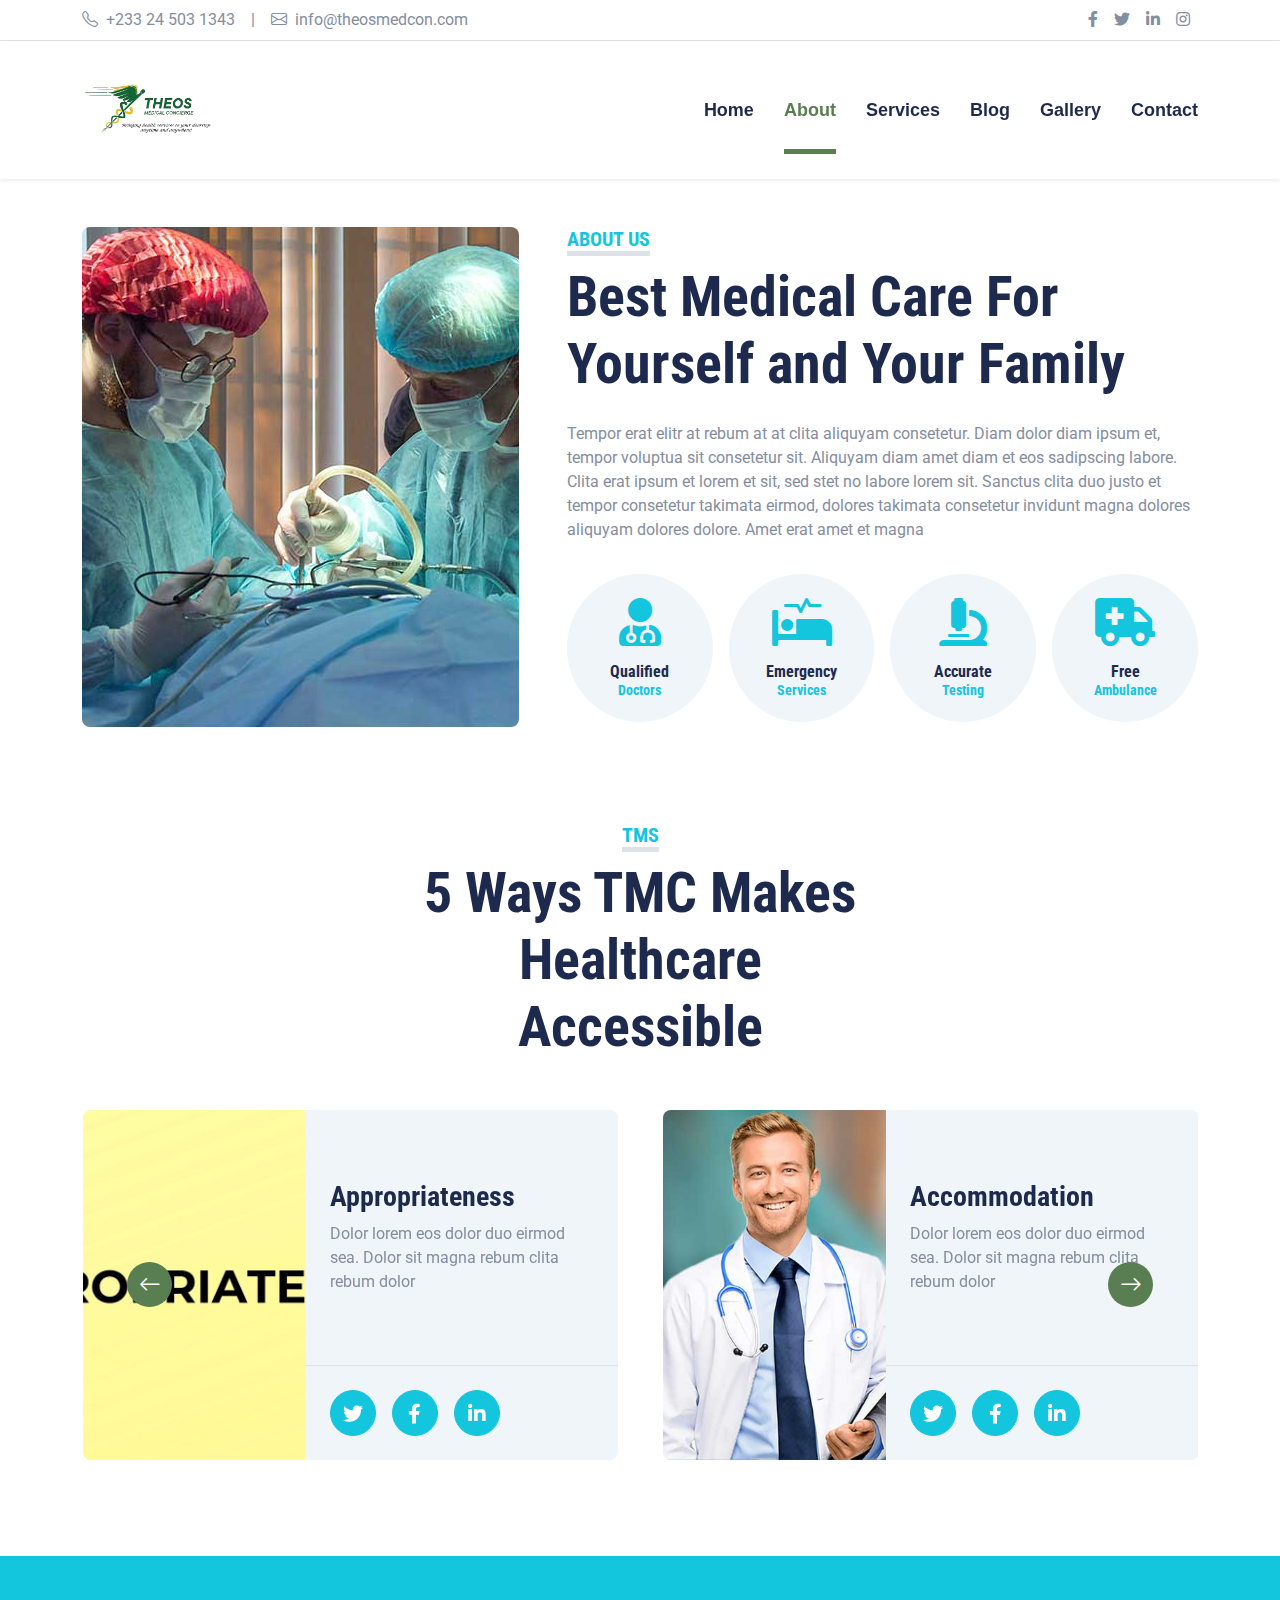
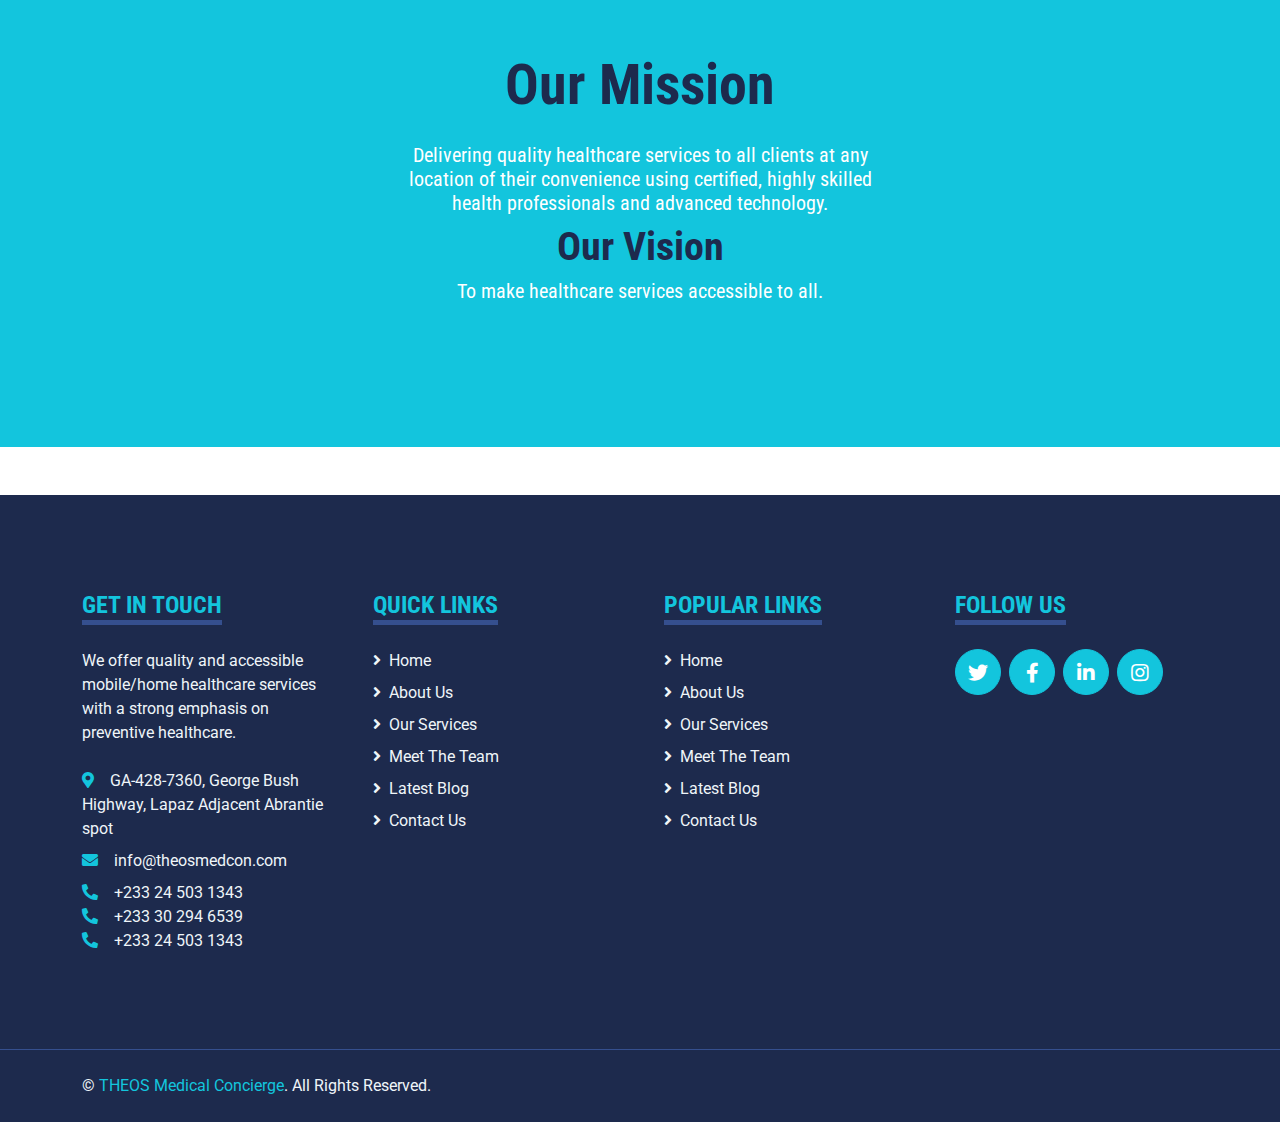
<file: about.html>
<!DOCTYPE html>
<html lang="en">

<head>
    <meta charset="utf-8">
    <title>THEOS Medical Concierge</title>
    <meta name="viewport" content="width=device-width, initial-scale=1">
	<meta name="description" content="We Bring You Medical Services Anytime, Anywhere!"/>
	<meta name="keywords" content="THEOS, Concierge, health, mediacal, healthcare, THEOS Medical concierge" />
	<meta name="author" content="Official Billy"/>

    
    <link href="img/THEOS.png" rel="icon">


    <link rel="preconnect" href="https://fonts.gstatic.com">
    <link href="https://fonts.googleapis.com/css2?family=Roboto+Condensed:wght@400;700&family=Roboto:wght@400;700&display=swap" rel="stylesheet">  

    <link href="https://cdnjs.cloudflare.com/ajax/libs/font-awesome/5.15.0/css/all.min.css" rel="stylesheet">
    <link href="https://cdn.jsdelivr.net/npm/bootstrap-icons@1.4.1/font/bootstrap-icons.css" rel="stylesheet">

    <link href="lib/owlcarousel/assets/owl.carousel.min.css" rel="stylesheet">
    <link href="lib/tempusdominus/css/tempusdominus-bootstrap-4.min.css" rel="stylesheet" />

    <link href="css/bootstrap.min.css" rel="stylesheet">

    <link href="css/style.css" rel="stylesheet">
</head>

<body>

    <div class="container-fluid py-2 border-bottom d-none d-lg-block">
        <div class="container">
            <div class="row">
                <div class="col-md-6 text-center text-lg-start mb-2 mb-lg-0">
                    <div class="d-inline-flex align-items-center">
                        <a class="text-decoration-none text-body pe-3" href="tel: +233245031343"><i class="bi bi-telephone me-2"></i>+233 24 503 1343</a>
                        <span class="text-body">|</span>
                        <a class="text-decoration-none text-body px-3" href="mailto: info@theosmedcon.com"><i class="bi bi-envelope me-2"></i>info@theosmedcon.com</a>
                    </div>
                </div>
                <div class="col-md-6 text-center text-lg-end">
                    <div class="d-inline-flex align-items-center">
                        <a class="text-body px-2" href="https://www.facebook.com/theosmedcon">
                            <i class="fab fa-facebook-f"></i>
                        </a>
                        <a class="text-body px-2" href="https://www.facebook.com/theosmedcon">
                            <i class="fab fa-twitter"></i>
                        </a>
                        <a class="text-body px-2" href="https://www.linkedin.com/company/theosmedcon/">
                            <i class="fab fa-linkedin-in"></i>
                        </a>
                        <a class="text-body px-2" href="https://www.instagram.com/theosmedcon/">
                            <i class="fab fa-instagram"></i>
                        </a>
                        
                    </div>
                </div>
            </div>
        </div>
    </div>
    <!-- Topbar End -->


    <!-- Navbar Start -->
    <div class="container-fluid sticky-top bg-white shadow-sm">
        <div class="container">
            <nav class="navbar navbar-expand-lg bg-white navbar-light py-3 py-lg-0">
                <a href="index.html" class="navbar-brand">
                    <img class="me-2" src="img/THEOS.png" alt="" style="height: 8rem;">
                </a>
                <button class="navbar-toggler" type="button" data-bs-toggle="collapse" data-bs-target="#navbarCollapse">
                    <span class="navbar-toggler-icon"></span>
                </button>
                <div class="collapse navbar-collapse" id="navbarCollapse">
                    <div class="navbar-nav ms-auto py-0">
                        <a href="index.html" class="nav-item nav-link">Home</a>
                        <a href="about.html" class="nav-item nav-link active">About</a>
                        <a href="service.html" class="nav-item nav-link ">Services</a>
                        <a href="blog.html" class="nav-item nav-link">Blog</a>
                        <a href="gallery.html" class="nav-item nav-link">Gallery</a>
                        <a href="contact.html" class="nav-item nav-link">Contact</a>
                    </div>
                </div>
            </nav>
        </div>
    </div>


    <div class="container-fluid py-5">
        <div class="container">
            <div class="row gx-5">
                <div class="col-lg-5 mb-5 mb-lg-0" style="min-height: 500px;">
                    <div class="position-relative h-100">
                        <img class="position-absolute w-100 h-100 rounded" src="img/about.jpg" style="object-fit: cover;">
                    </div>
                </div>
                <div class="col-lg-7">
                    <div class="mb-4">
                        <h5 class="d-inline-block text-primary text-uppercase border-bottom border-5">About Us</h5>
                        <h1 class="display-4">Best Medical Care For Yourself and Your Family</h1>
                    </div>
                    <p>Tempor erat elitr at rebum at at clita aliquyam consetetur. Diam dolor diam ipsum et, tempor voluptua sit consetetur sit. Aliquyam diam amet diam et eos sadipscing labore. Clita erat ipsum et lorem et sit, sed stet no labore lorem sit. Sanctus clita duo justo et tempor consetetur takimata eirmod, dolores takimata consetetur invidunt magna dolores aliquyam dolores dolore. Amet erat amet et magna</p>
                    <div class="row g-3 pt-3">
                        <div class="col-sm-3 col-6">
                            <div class="bg-light text-center rounded-circle py-4">
                                <i class="fa fa-3x fa-user-md text-primary mb-3"></i>
                                <h6 class="mb-0">Qualified<small class="d-block text-primary">Doctors</small></h6>
                            </div>
                        </div>
                        <div class="col-sm-3 col-6">
                            <div class="bg-light text-center rounded-circle py-4">
                                <i class="fa fa-3x fa-procedures text-primary mb-3"></i>
                                <h6 class="mb-0">Emergency<small class="d-block text-primary">Services</small></h6>
                            </div>
                        </div>
                        <div class="col-sm-3 col-6">
                            <div class="bg-light text-center rounded-circle py-4">
                                <i class="fa fa-3x fa-microscope text-primary mb-3"></i>
                                <h6 class="mb-0">Accurate<small class="d-block text-primary">Testing</small></h6>
                            </div>
                        </div>
                        <div class="col-sm-3 col-6">
                            <div class="bg-light text-center rounded-circle py-4">
                                <i class="fa fa-3x fa-ambulance text-primary mb-3"></i>
                                <h6 class="mb-0">Free<small class="d-block text-primary">Ambulance</small></h6>
                            </div>
                        </div>
                    </div>
                </div>
            </div>
        </div>
    </div>


    <div class="container-fluid py-5">
        <div class="container">
            <div class="text-center mx-auto mb-5" style="max-width: 500px;">
                <h5 class="d-inline-block text-primary text-uppercase border-bottom border-5">TMS</h5>
                <h1 class="display-4">5 Ways TMC Makes Healthcare Accessible</h1>
            </div>
            <div class="owl-carousel team-carousel position-relative">
                <div class="team-item">
                    <div class="row g-0 bg-light rounded overflow-hidden">
                        <div class="col-12 col-sm-5 h-100">
                            <img class="img-fluid h-100" src="img/Appropriateness.jpg" style="object-fit: cover;">
                        </div>
                        <div class="col-12 col-sm-7 h-100 d-flex flex-column">
                            <div class="mt-auto p-4">
                                <h3>Appropriateness</h3>
                                <p class="m-0">Dolor lorem eos dolor duo eirmod sea. Dolor sit magna rebum clita rebum dolor</p>
                            </div>
                            <div class="d-flex mt-auto border-top p-4">
                                <a class="btn btn-lg btn-primary btn-lg-square rounded-circle me-3" href="#"><i class="fab fa-twitter"></i></a>
                                <a class="btn btn-lg btn-primary btn-lg-square rounded-circle me-3" href="#"><i class="fab fa-facebook-f"></i></a>
                                <a class="btn btn-lg btn-primary btn-lg-square rounded-circle" href="#"><i class="fab fa-linkedin-in"></i></a>
                            </div>
                        </div>
                    </div>
                </div>
                <div class="team-item">
                    <div class="row g-0 bg-light rounded overflow-hidden">
                        <div class="col-12 col-sm-5 h-100">
                            <img class="img-fluid h-100" src="img/team-2.jpg" style="object-fit: cover;">
                        </div>
                        <div class="col-12 col-sm-7 h-100 d-flex flex-column">
                            <div class="mt-auto p-4">
                                <h3>Accommodation</h3>
                                <p class="m-0">Dolor lorem eos dolor duo eirmod sea. Dolor sit magna rebum clita rebum dolor</p>
                            </div>
                            <div class="d-flex mt-auto border-top p-4">
                                <a class="btn btn-lg btn-primary btn-lg-square rounded-circle me-3" href="#"><i class="fab fa-twitter"></i></a>
                                <a class="btn btn-lg btn-primary btn-lg-square rounded-circle me-3" href="#"><i class="fab fa-facebook-f"></i></a>
                                <a class="btn btn-lg btn-primary btn-lg-square rounded-circle" href="#"><i class="fab fa-linkedin-in"></i></a>
                            </div>
                        </div>
                    </div>
                </div>
                <div class="team-item">
                    <div class="row g-0 bg-light rounded overflow-hidden">
                        <div class="col-12 col-sm-5 h-100">
                            <img class="img-fluid h-100" src="img/acceptability.jpg" style="object-fit: cover;">
                        </div>
                        <div class="col-12 col-sm-7 h-100 d-flex flex-column">
                            <div class="mt-auto p-4">
                                <h3>Acceptability</h3>
                                <p class="m-0">Dolor lorem eos dolor duo eirmod sea. Dolor sit magna rebum clita rebum dolor</p>
                            </div>
                            <div class="d-flex mt-auto border-top p-4">
                                <a class="btn btn-lg btn-primary btn-lg-square rounded-circle me-3" href="#"><i class="fab fa-twitter"></i></a>
                                <a class="btn btn-lg btn-primary btn-lg-square rounded-circle me-3" href="#"><i class="fab fa-facebook-f"></i></a>
                                <a class="btn btn-lg btn-primary btn-lg-square rounded-circle" href="#"><i class="fab fa-linkedin-in"></i></a>
                            </div>
                        </div>
                    </div>
                </div>
                <div class="team-item">
                    <div class="row g-0 bg-light rounded overflow-hidden">
                        <div class="col-12 col-sm-5 h-100">
                            <img class="img-fluid h-100" src="img/availability.jpg" style="object-fit: cover;">
                        </div>
                        <div class="col-12 col-sm-7 h-100 d-flex flex-column">
                            <div class="mt-auto p-4">
                                <h3>Availability</h3>
                                <p class="m-0">Dolor lorem eos dolor duo eirmod sea. Dolor sit magna rebum clita rebum dolor</p>
                            </div>
                            <div class="d-flex mt-auto border-top p-4">
                                <a class="btn btn-lg btn-primary btn-lg-square rounded-circle me-3" href="#"><i class="fab fa-twitter"></i></a>
                                <a class="btn btn-lg btn-primary btn-lg-square rounded-circle me-3" href="#"><i class="fab fa-facebook-f"></i></a>
                                <a class="btn btn-lg btn-primary btn-lg-square rounded-circle" href="#"><i class="fab fa-linkedin-in"></i></a>
                            </div>
                        </div>
                    </div>
                </div>
                <div class="team-item">
                    <div class="row g-0 bg-light rounded overflow-hidden">
                        <div class="col-12 col-sm-5 h-100">
                            <img class="img-fluid h-100" src="img/team-3.jpg" style="object-fit: cover;">
                        </div>
                        <div class="col-12 col-sm-7 h-100 d-flex flex-column">
                            <div class="mt-auto p-4">
                                <h3>Affordabilty</h3>
                                <p class="m-0">Dolor lorem eos dolor duo eirmod sea. Dolor sit magna rebum clita rebum dolor</p>
                            </div>
                            <div class="d-flex mt-auto border-top p-4">
                                <a class="btn btn-lg btn-primary btn-lg-square rounded-circle me-3" href="#"><i class="fab fa-twitter"></i></a>
                                <a class="btn btn-lg btn-primary btn-lg-square rounded-circle me-3" href="#"><i class="fab fa-facebook-f"></i></a>
                                <a class="btn btn-lg btn-primary btn-lg-square rounded-circle" href="#"><i class="fab fa-linkedin-in"></i></a>
                            </div>
                        </div>
                    </div>
                </div>
            </div>
        </div>
    </div>


    <div class="container-fluid bg-primary my-5 py-5">
        <div class="container py-5">
            <div class="text-center mx-auto mb-5" style="max-width: 500px;">
                <h1 class="display-4 mb-4">Our Mission</h1>
                <h5 class="text-white fw-normal">Delivering quality healthcare services to all clients at any location of their convenience using certified, highly skilled health professionals and advanced technology.</h5>
                <h1>Our Vision</h1>
                <h5 class="text-white fw-normal">To make healthcare services accessible to all.</h5>
            </div>
        </div>
    </div>

    <div class="container-fluid bg-dark text-light mt-5 py-5">
        <div class="container py-5">
            <div class="row g-5">
                <div class="col-lg-3 col-md-6">
                    <h4 class="d-inline-block text-primary text-uppercase border-bottom border-5 border-secondary mb-4">Get In Touch</h4>
                    <p class="mb-4">We offer quality and accessible mobile/home healthcare services with a strong emphasis on preventive healthcare.</p>
                    <p class="mb-2"><i class="fa fa-map-marker-alt text-primary me-3"></i>GA-428-7360, George Bush Highway, Lapaz Adjacent Abrantie spot</p>
                    <p class="mb-2"><i class="fa fa-envelope text-primary me-3"></i>info@theosmedcon.com</p>
                    <p class="mb-0"><i class="fa fa-phone-alt text-primary me-3"></i>+233 24 503 1343</p>
                    <p class="mb-0"><i class="fa fa-phone-alt text-primary me-3"></i>+233 30 294 6539</p>
                    <p class="mb-0"><i class="fa fa-phone-alt text-primary me-3"></i>+233 24 503 1343</p>
                </div>
                <div class="col-lg-3 col-md-6">
                    <h4 class="d-inline-block text-primary text-uppercase border-bottom border-5 border-secondary mb-4">Quick Links</h4>
                    <div class="d-flex flex-column justify-content-start">
                        <a class="text-light mb-2" href="#"><i class="fa fa-angle-right me-2"></i>Home</a>
                        <a class="text-light mb-2" href="#"><i class="fa fa-angle-right me-2"></i>About Us</a>
                        <a class="text-light mb-2" href="#"><i class="fa fa-angle-right me-2"></i>Our Services</a>
                        <a class="text-light mb-2" href="#"><i class="fa fa-angle-right me-2"></i>Meet The Team</a>
                        <a class="text-light mb-2" href="#"><i class="fa fa-angle-right me-2"></i>Latest Blog</a>
                        <a class="text-light" href="#"><i class="fa fa-angle-right me-2"></i>Contact Us</a>
                    </div>
                </div>
                <div class="col-lg-3 col-md-6">
                    <h4 class="d-inline-block text-primary text-uppercase border-bottom border-5 border-secondary mb-4">Popular Links</h4>
                    <div class="d-flex flex-column justify-content-start">
                        <a class="text-light mb-2" href="index.html"><i class="fa fa-angle-right me-2"></i>Home</a>
                        <a class="text-light mb-2" href="about.html"><i class="fa fa-angle-right me-2"></i>About Us</a>
                        <a class="text-light mb-2" href="#"><i class="fa fa-angle-right me-2"></i>Our Services</a>
                        <a class="text-light mb-2" href="#"><i class="fa fa-angle-right me-2"></i>Meet The Team</a>
                        <a class="text-light mb-2" href="#"><i class="fa fa-angle-right me-2"></i>Latest Blog</a>
                        <a class="text-light" href="#"><i class="fa fa-angle-right me-2"></i>Contact Us</a>
                    </div>
                </div>
                <div class="col-lg-3 col-md-6">
                    <h4 class="d-inline-block text-primary text-uppercase border-bottom border-5 border-secondary mb-4">Follow Us</h4>
                    <div class="d-flex">
                        <a class="btn btn-lg btn-primary btn-lg-square rounded-circle me-2" href="https://twitter.com/theosmedicon"><i class="fab fa-twitter"></i></a>
                        <a class="btn btn-lg btn-primary btn-lg-square rounded-circle me-2" href="https://www.facebook.com/theosmedcon"><i class="fab fa-facebook-f"></i></a>
                        <a class="btn btn-lg btn-primary btn-lg-square rounded-circle me-2" href="https://www.linkedin.com/company/theosmedcon/"><i class="fab fa-linkedin-in"></i></a>
                        <a class="btn btn-lg btn-primary btn-lg-square rounded-circle" href=""><i class="fab fa-instagram"></i></a>
                    </div>
                </div>
            </div>
        </div>
    </div>
    <div class="container-fluid bg-dark text-light border-top border-secondary py-4">
        <div class="container">
            <div class="row g-5">
                <div class="col-md-6 text-center text-md-start">
                    <p class="mb-md-0">&copy; <a class="text-primary" href="#">THEOS Medical Concierge</a>. All Rights Reserved.</p>
                </div>
            </div>
        </div>
    </div>
 

    <a href="#" class="btn btn-lg btn-primary btn-lg-square back-to-top"><i class="bi bi-arrow-up"></i></a>

    <script src="https://code.jquery.com/jquery-3.4.1.min.js"></script>
    <script src="https://cdn.jsdelivr.net/npm/bootstrap@5.0.0/dist/js/bootstrap.bundle.min.js"></script>
    <script src="lib/easing/easing.min.js"></script>
    <script src="lib/waypoints/waypoints.min.js"></script>
    <script src="lib/owlcarousel/owl.carousel.min.js"></script>
    <script src="lib/tempusdominus/js/moment.min.js"></script>
    <script src="lib/tempusdominus/js/moment-timezone.min.js"></script>
    <script src="lib/tempusdominus/js/tempusdominus-bootstrap-4.min.js"></script>


    <script src="js/main.js"></script>
</body>

</html>
</file>
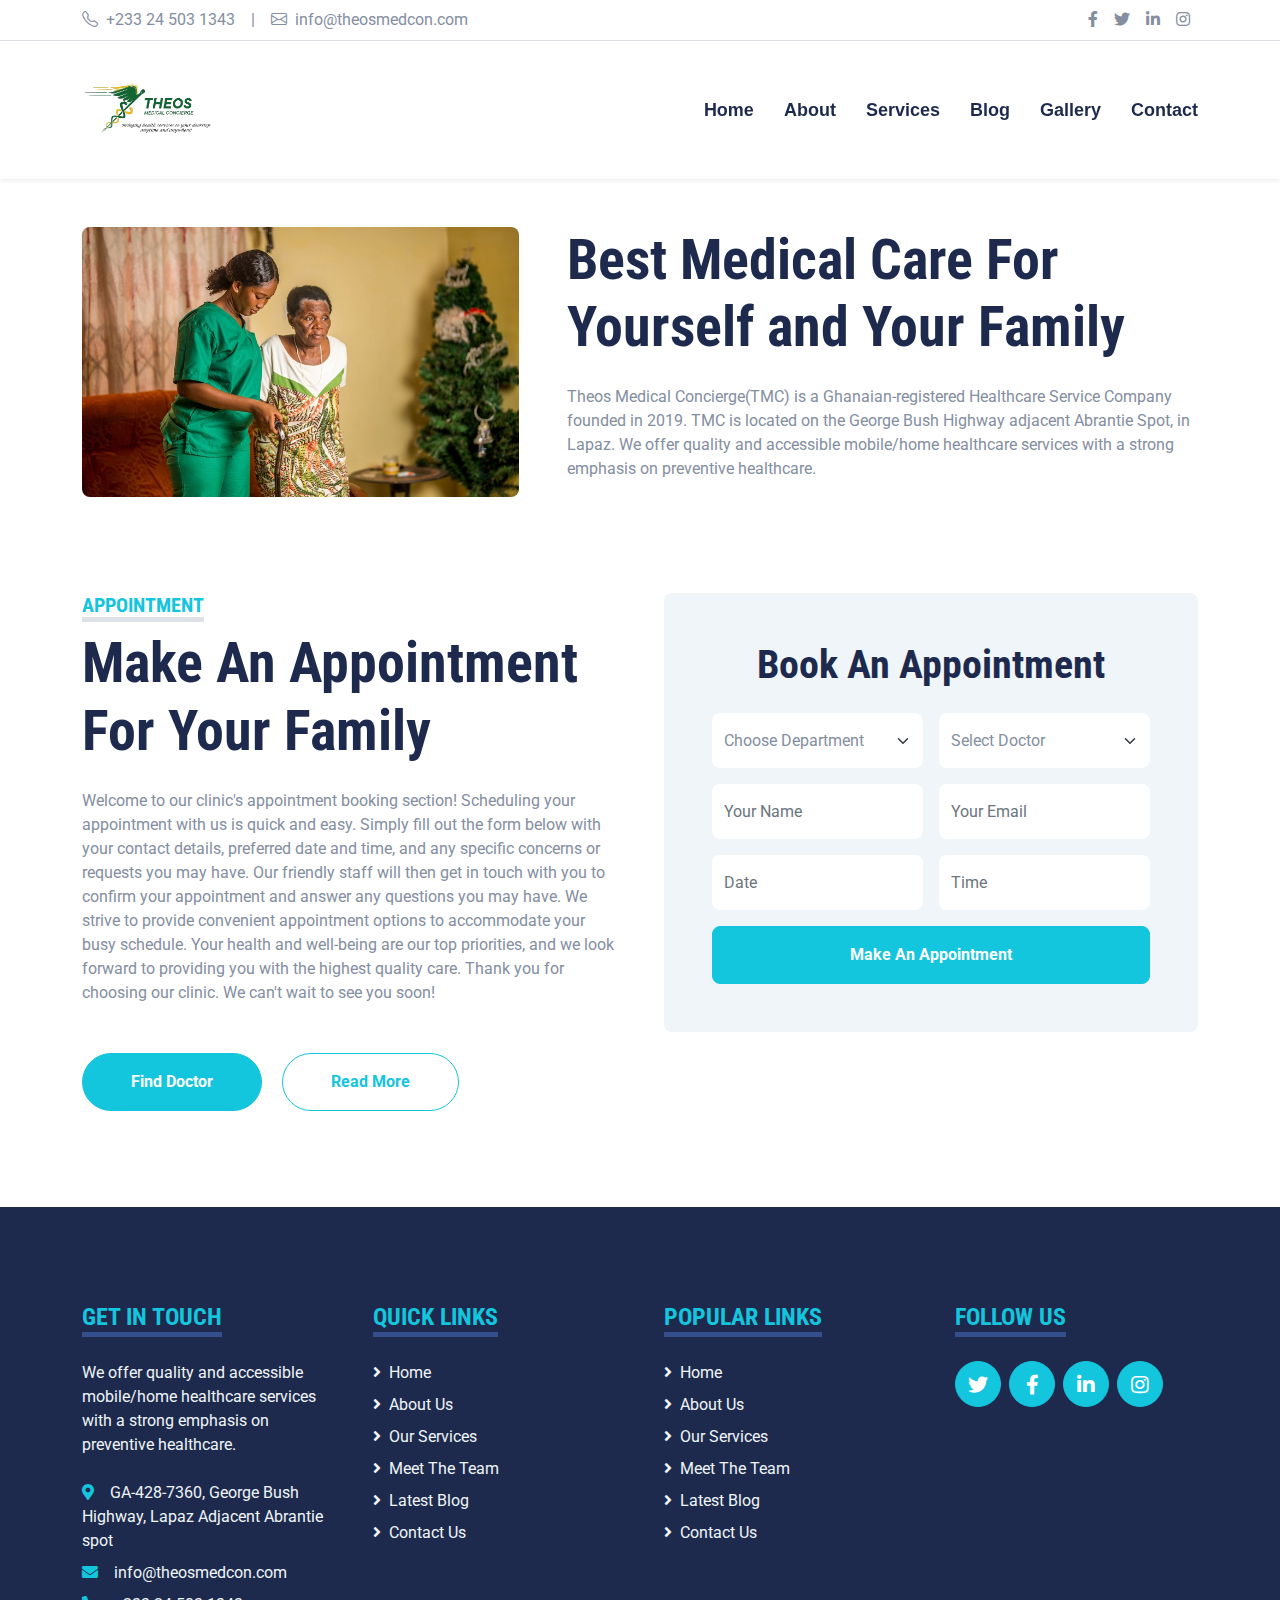
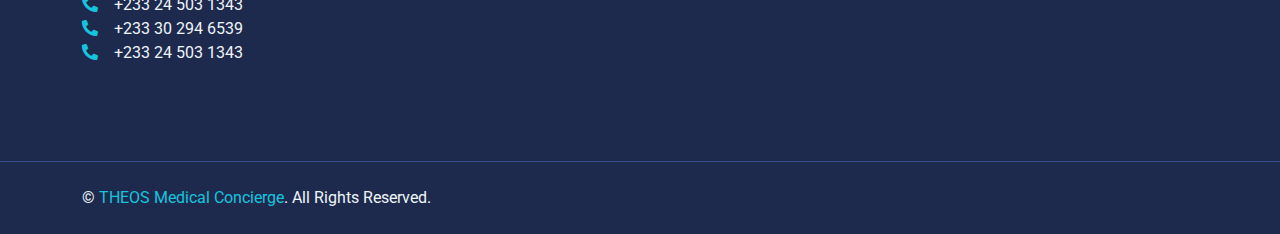
<file: appointment.html>
<!DOCTYPE html>
<html lang="en">

<head>
    <meta charset="utf-8">
    <title>THEOS Medical Concierge</title>
    <meta name="viewport" content="width=device-width, initial-scale=1">
	<meta name="description" content="We Bring You Medical Services Anytime, Anywhere!"/>
	<meta name="keywords" content="THEOS, Concierge, health, mediacal, healthcare, THEOS Medical concierge" />
	<meta name="author" content="Official Billy"/>

    
    <link href="img/THEOS.png" rel="icon">


    <link rel="preconnect" href="https://fonts.gstatic.com">
    <link href="https://fonts.googleapis.com/css2?family=Roboto+Condensed:wght@400;700&family=Roboto:wght@400;700&display=swap" rel="stylesheet">  

    <link href="https://cdnjs.cloudflare.com/ajax/libs/font-awesome/5.15.0/css/all.min.css" rel="stylesheet">
    <link href="https://cdn.jsdelivr.net/npm/bootstrap-icons@1.4.1/font/bootstrap-icons.css" rel="stylesheet">

    <link href="lib/owlcarousel/assets/owl.carousel.min.css" rel="stylesheet">
    <link href="lib/tempusdominus/css/tempusdominus-bootstrap-4.min.css" rel="stylesheet" />

    <link href="css/bootstrap.min.css" rel="stylesheet">

    <link href="css/style.css" rel="stylesheet">
</head>

<body>

    <div class="container-fluid py-2 border-bottom d-none d-lg-block">
        <div class="container">
            <div class="row">
                <div class="col-md-6 text-center text-lg-start mb-2 mb-lg-0">
                    <div class="d-inline-flex align-items-center">
                        <a class="text-decoration-none text-body pe-3" href="tel: +233245031343"><i class="bi bi-telephone me-2"></i>+233 24 503 1343</a>
                        <span class="text-body">|</span>
                        <a class="text-decoration-none text-body px-3" href="mailto: info@theosmedcon.com"><i class="bi bi-envelope me-2"></i>info@theosmedcon.com</a>
                    </div>
                </div>
                <div class="col-md-6 text-center text-lg-end">
                    <div class="d-inline-flex align-items-center">
                        <a class="text-body px-2" href="https://www.facebook.com/theosmedcon">
                            <i class="fab fa-facebook-f"></i>
                        </a>
                        <a class="text-body px-2" href="https://www.facebook.com/theosmedcon">
                            <i class="fab fa-twitter"></i>
                        </a>
                        <a class="text-body px-2" href="https://www.linkedin.com/company/theosmedcon/">
                            <i class="fab fa-linkedin-in"></i>
                        </a>
                        <a class="text-body px-2" href="https://www.instagram.com/theosmedcon/">
                            <i class="fab fa-instagram"></i>
                        </a>
                        
                    </div>
                </div>
            </div>
        </div>
    </div>


    <div class="container-fluid sticky-top bg-white shadow-sm">
        <div class="container">
            <nav class="navbar navbar-expand-lg bg-white navbar-light py-3 py-lg-0">
                <a href="index.html" class="navbar-brand">
                   <img class="me-2" src="img/THEOS.png" alt="" style="height: 8rem;">
                </a>
                <button class="navbar-toggler" type="button" data-bs-toggle="collapse" data-bs-target="#navbarCollapse">
                    <span class="navbar-toggler-icon"></span>
                </button>
                <div class="collapse navbar-collapse" id="navbarCollapse">
                    <div class="navbar-nav ms-auto py-0">
                        <a href="index.html" class="nav-item nav-link">Home</a>
                        <a href="about.html" class="nav-item nav-link">About</a>
                        <a href="service.html" class="nav-item nav-link">Services</a>
                        <a href="blog.html" class="nav-item nav-link">Blog</a>
                        <a href="gallery.html" class="nav-item nav-link">Gallery</a>
                        <a href="contact.html" class="nav-item nav-link">Contact</a>
                    </div>
                </div>
            </nav>
        </div>
    </div>

    <div class="container-fluid py-5">
        <div class="container">
            <div class="row gx-5">
                <div class="col-lg-5 mb-5 mb-lg-0" style="min-height: 500pjj5x;">
                    <div class="position-relative h-100">
                        <img class="position-absolute w-100 h-100 rounded" src="images/gallery 4.jpeg" style="object-fit: cover;">
                    </div>
                </div>
                <div class="col-lg-7">
                    <div class="mb-4">
                        <h1 class="display-4">Best Medical Care For Yourself and Your Family</h1>
                    </div>
                    <p>Theos Medical Concierge(TMC) is a Ghanaian-registered Healthcare Service Company founded in 2019. TMC is located on the George Bush Highway adjacent Abrantie Spot, in Lapaz. We offer quality and accessible mobile/home healthcare services with a strong emphasis on preventive healthcare.</p>
                    </div>
                </div>
            </div>
        </div>
    </div>


    <div class="container-fluid py-5">
        <div class="container">
            <div class="row gx-5">
                <div class="col-lg-6 mb-5 mb-lg-0">
                    <div class="mb-4">
                        <h5 class="d-inline-block text-primary text-uppercase border-bottom border-5">Appointment</h5>
                        <h1 class="display-4">Make An Appointment For Your Family</h1>
                    </div>
                    <p class="mb-5">Welcome to our clinic's appointment booking section! Scheduling your appointment with us is quick and easy. Simply fill out the form below with your contact details, preferred date and time, and any specific concerns or requests you may have. Our friendly staff will then get in touch with you to confirm your appointment and answer any questions you may have. We strive to provide convenient appointment options to accommodate your busy schedule. Your health and well-being are our top priorities, and we look forward to providing you with the highest quality care. Thank you for choosing our clinic. We can't wait to see you soon!</p>
                    <a class="btn btn-primary rounded-pill py-3 px-5 me-3" href="">Find Doctor</a>
                    <a class="btn btn-outline-primary rounded-pill py-3 px-5" href="">Read More</a>
                </div>
                <div class="col-lg-6">
                    <div class="bg-light text-center rounded p-5">
                        <h1 class="mb-4">Book An Appointment</h1>
                        <form>
                            <div class="row g-3">
                                <div class="col-12 col-sm-6">
                                    <select class="form-select bg-white border-0" style="height: 55px;">
                                        <option selected>Choose Department</option>
                                        <option value="1">Department 1</option>
                                        <option value="2">Department 2</option>
                                        <option value="3">Department 3</option>
                                    </select>
                                </div>
                                <div class="col-12 col-sm-6">
                                    <select class="form-select bg-white border-0" style="height: 55px;">
                                        <option selected>Select Doctor</option>
                                        <option value="1">Doctor 1</option>
                                        <option value="2">Doctor 2</option>
                                        <option value="3">Doctor 3</option>
                                    </select>
                                </div>
                                <div class="col-12 col-sm-6">
                                    <input type="text" class="form-control bg-white border-0" placeholder="Your Name" style="height: 55px;">
                                </div>
                                <div class="col-12 col-sm-6">
                                    <input type="email" class="form-control bg-white border-0" placeholder="Your Email" style="height: 55px;">
                                </div>
                                <div class="col-12 col-sm-6">
                                    <div class="date" id="date" data-target-input="nearest">
                                        <input type="text"
                                            class="form-control bg-white border-0 datetimepicker-input"
                                            placeholder="Date" data-target="#date" data-toggle="datetimepicker" style="height: 55px;">
                                    </div>
                                </div>
                                <div class="col-12 col-sm-6">
                                    <div class="time" id="time" data-target-input="nearest">
                                        <input type="text"
                                            class="form-control bg-white border-0 datetimepicker-input"
                                            placeholder="Time" data-target="#time" data-toggle="datetimepicker" style="height: 55px;">
                                    </div>
                                </div>
                                <div class="col-12">
                                    <button class="btn btn-primary w-100 py-3" type="submit">Make An Appointment</button>
                                </div>
                            </div>
                        </form>
                    </div>
                </div>
            </div>
        </div>
    </div>


    <div class="container-fluid bg-dark text-light mt-5 py-5">
        <div class="container py-5">
            <div class="row g-5">
                <div class="col-lg-3 col-md-6">
                    <h4 class="d-inline-block text-primary text-uppercase border-bottom border-5 border-secondary mb-4">Get In Touch</h4>
                    <p class="mb-4">We offer quality and accessible mobile/home healthcare services with a strong emphasis on preventive healthcare.</p>
                    <p class="mb-2"><i class="fa fa-map-marker-alt text-primary me-3"></i>GA-428-7360, George Bush Highway, Lapaz Adjacent Abrantie spot</p>
                    <p class="mb-2"><i class="fa fa-envelope text-primary me-3"></i>info@theosmedcon.com</p>
                    <p class="mb-0"><i class="fa fa-phone-alt text-primary me-3"></i>+233 24 503 1343</p>
                    <p class="mb-0"><i class="fa fa-phone-alt text-primary me-3"></i>+233 30 294 6539</p>
                    <p class="mb-0"><i class="fa fa-phone-alt text-primary me-3"></i>+233 24 503 1343</p>
                </div>
                <div class="col-lg-3 col-md-6">
                    <h4 class="d-inline-block text-primary text-uppercase border-bottom border-5 border-secondary mb-4">Quick Links</h4>
                    <div class="d-flex flex-column justify-content-start">
                        <a class="text-light mb-2" href="#"><i class="fa fa-angle-right me-2"></i>Home</a>
                        <a class="text-light mb-2" href="#"><i class="fa fa-angle-right me-2"></i>About Us</a>
                        <a class="text-light mb-2" href="#"><i class="fa fa-angle-right me-2"></i>Our Services</a>
                        <a class="text-light mb-2" href="#"><i class="fa fa-angle-right me-2"></i>Meet The Team</a>
                        <a class="text-light mb-2" href="#"><i class="fa fa-angle-right me-2"></i>Latest Blog</a>
                        <a class="text-light" href="#"><i class="fa fa-angle-right me-2"></i>Contact Us</a>
                    </div>
                </div>
                <div class="col-lg-3 col-md-6">
                    <h4 class="d-inline-block text-primary text-uppercase border-bottom border-5 border-secondary mb-4">Popular Links</h4>
                    <div class="d-flex flex-column justify-content-start">
                        <a class="text-light mb-2" href="#"><i class="fa fa-angle-right me-2"></i>Home</a>
                        <a class="text-light mb-2" href="#"><i class="fa fa-angle-right me-2"></i>About Us</a>
                        <a class="text-light mb-2" href="#"><i class="fa fa-angle-right me-2"></i>Our Services</a>
                        <a class="text-light mb-2" href="#"><i class="fa fa-angle-right me-2"></i>Meet The Team</a>
                        <a class="text-light mb-2" href="#"><i class="fa fa-angle-right me-2"></i>Latest Blog</a>
                        <a class="text-light" href="#"><i class="fa fa-angle-right me-2"></i>Contact Us</a>
                    </div>
                </div>
                <div class="col-lg-3 col-md-6">
                    <h4 class="d-inline-block text-primary text-uppercase border-bottom border-5 border-secondary mb-4">Follow Us</h4>
                    <div class="d-flex">
                        <a class="btn btn-lg btn-primary btn-lg-square rounded-circle me-2" href="https://twitter.com/theosmedicon"><i class="fab fa-twitter"></i></a>
                        <a class="btn btn-lg btn-primary btn-lg-square rounded-circle me-2" href="https://www.facebook.com/theosmedcon"><i class="fab fa-facebook-f"></i></a>
                        <a class="btn btn-lg btn-primary btn-lg-square rounded-circle me-2" href="https://www.linkedin.com/company/theosmedcon/"><i class="fab fa-linkedin-in"></i></a>
                        <a class="btn btn-lg btn-primary btn-lg-square rounded-circle" href="#"><i class="fab fa-instagram"></i></a>
                    </div>
                </div>
            </div>
        </div>
    </div>
    <div class="container-fluid bg-dark text-light border-top border-secondary py-4">
        <div class="container">
            <div class="row g-5">
                <div class="col-md-6 text-center text-md-start">
                    <p class="mb-md-0">&copy; <a class="text-primary" href="#">THEOS Medical Concierge</a>. All Rights Reserved.</p>
                </div>
               
            </div>
        </div>
    </div>


    <a href="#" class="btn btn-lg btn-primary btn-lg-square back-to-top"><i class="bi bi-arrow-up"></i></a>



    <script src="https://code.jquery.com/jquery-3.4.1.min.js"></script>
    <script src="https://cdn.jsdelivr.net/npm/bootstrap@5.0.0/dist/js/bootstrap.bundle.min.js"></script>
    <script src="lib/easing/easing.min.js"></script>
    <script src="lib/waypoints/waypoints.min.js"></script>
    <script src="lib/owlcarousel/owl.carousel.min.js"></script>
    <script src="lib/tempusdominus/js/moment.min.js"></script>
    <script src="lib/tempusdominus/js/moment-timezone.min.js"></script>
    <script src="lib/tempusdominus/js/tempusdominus-bootstrap-4.min.js"></script>

    <script src="js/main.js"></script>
</body>

</html>
</file>
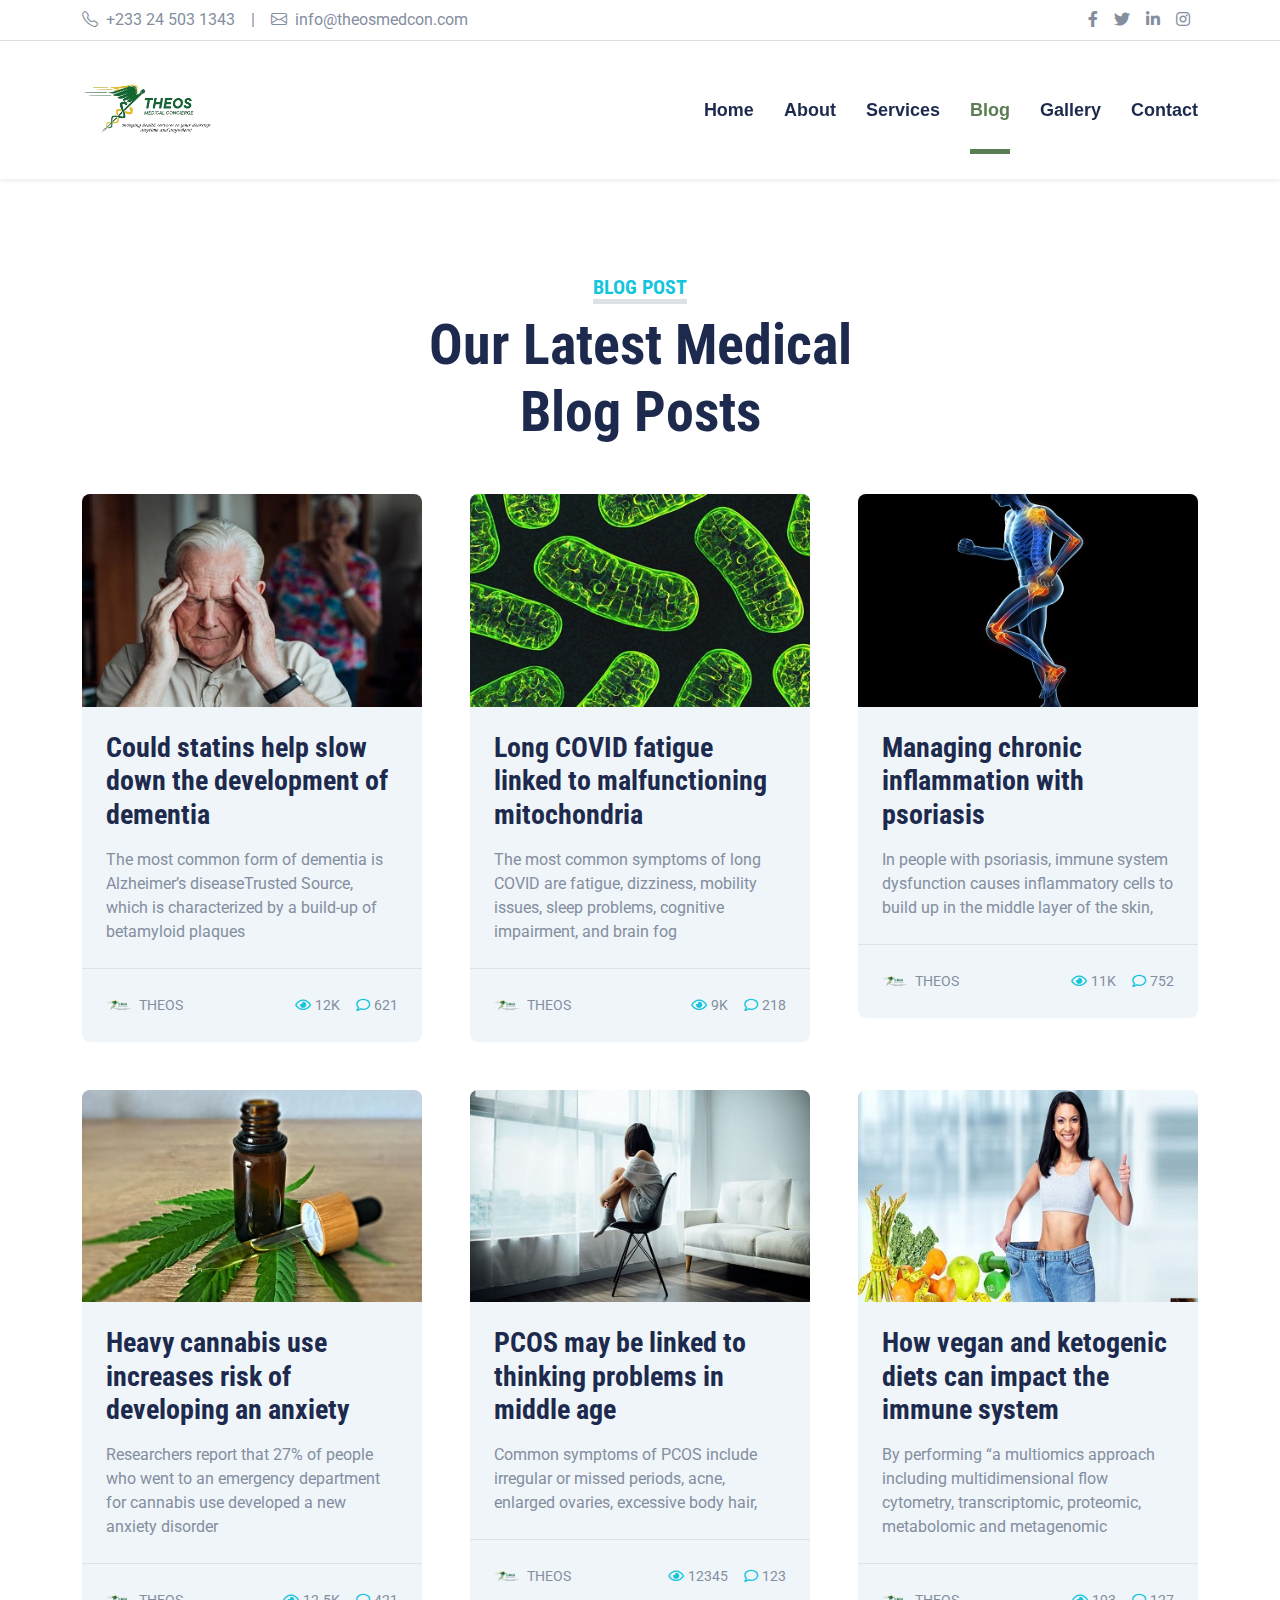
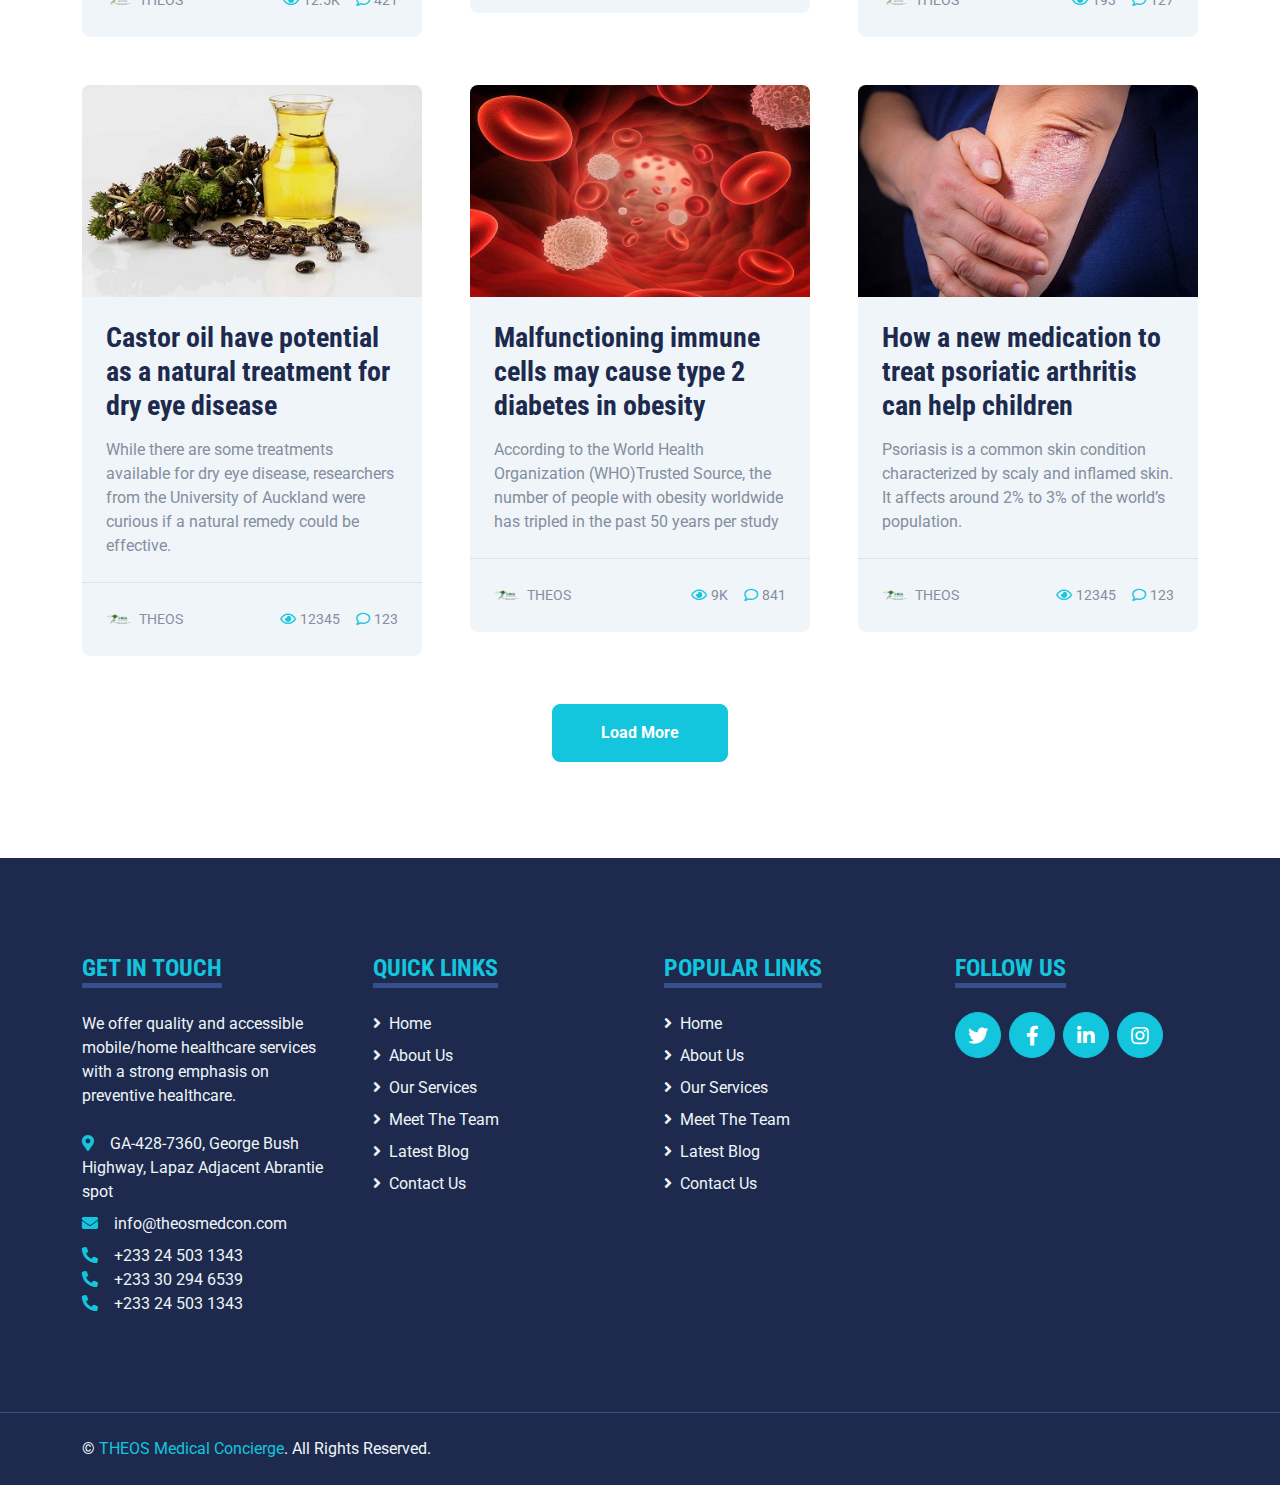
<file: blog.html>
<!DOCTYPE html>
<html lang="en">

<head>
    <meta charset="utf-8">
    <title>THEOS Medical Concierge</title>
    <meta name="viewport" content="width=device-width, initial-scale=1">
	<meta name="description" content="We Bring You Medical Services Anytime, Anywhere!"/>
	<meta name="keywords" content="THEOS, Concierge, health, mediacal, healthcare, THEOS Medical concierge" />
	<meta name="author" content="Official Billy"/>


    <link href="img/THEOS.png" rel="icon">


    <link rel="preconnect" href="https://fonts.gstatic.com">
    <link href="https://fonts.googleapis.com/css2?family=Roboto+Condensed:wght@400;700&family=Roboto:wght@400;700&display=swap" rel="stylesheet">  


    <link href="https://cdnjs.cloudflare.com/ajax/libs/font-awesome/5.15.0/css/all.min.css" rel="stylesheet">
    <link href="https://cdn.jsdelivr.net/npm/bootstrap-icons@1.4.1/font/bootstrap-icons.css" rel="stylesheet">


    <link href="lib/owlcarousel/assets/owl.carousel.min.css" rel="stylesheet">
    <link href="lib/tempusdominus/css/tempusdominus-bootstrap-4.min.css" rel="stylesheet" />


    <link href="css/bootstrap.min.css" rel="stylesheet">

    <link href="css/style.css" rel="stylesheet">
</head>

<body>

    <div class="container-fluid py-2 border-bottom d-none d-lg-block">
        <div class="container">
            <div class="row">
                <div class="col-md-6 text-center text-lg-start mb-2 mb-lg-0">
                    <div class="d-inline-flex align-items-center">
                        <a class="text-decoration-none text-body pe-3" href="tel: +233245031343"><i class="bi bi-telephone me-2"></i>+233 24 503 1343</a>
                        <span class="text-body">|</span>
                        <a class="text-decoration-none text-body px-3" href="mailto: info@theosmedcon.com"><i class="bi bi-envelope me-2"></i>info@theosmedcon.com</a>
                    </div>
                </div>
                <div class="col-md-6 text-center text-lg-end">
                    <div class="d-inline-flex align-items-center">
                        <a class="text-body px-2" href="https://www.facebook.com/theosmedcon">
                            <i class="fab fa-facebook-f"></i>
                        </a>
                        <a class="text-body px-2" href="https://www.facebook.com/theosmedcon">
                            <i class="fab fa-twitter"></i>
                        </a>
                        <a class="text-body px-2" href="https://www.linkedin.com/company/theosmedcon/">
                            <i class="fab fa-linkedin-in"></i>
                        </a>
                        <a class="text-body px-2" href="https://www.instagram.com/theosmedcon/">
                            <i class="fab fa-instagram"></i>
                        </a>
                        
                    </div>
                </div>
            </div>
        </div>
    </div>


    <div class="container-fluid sticky-top bg-white shadow-sm mb-5">
        <div class="container">
            <nav class="navbar navbar-expand-lg bg-white navbar-light py-3 py-lg-0">
                <a href="index.html" class="navbar-brand">
                    <img class="me-2" src="img/THEOS.png" alt="" style="height: 8rem;">                </a>
                <button class="navbar-toggler" type="button" data-bs-toggle="collapse" data-bs-target="#navbarCollapse">
                    <span class="navbar-toggler-icon"></span>
                </button>
                <div class="collapse navbar-collapse" id="navbarCollapse">
                    <div class="navbar-nav ms-auto py-0">
                        <a href="index.html" class="nav-item nav-link ">Home</a>
                        <a href="about.html" class="nav-item nav-link">About</a>
                        <a href="service.html" class="nav-item nav-link">Services</a>
                        <a href="blog.html" class="nav-item nav-link active">Blog</a>
                        <a href="gallery.html" class="nav-item nav-link">Gallery</a>
                        <a href="contact.html" class="nav-item nav-link">Contact</a>
                    </div>
                </div>
            </nav>
        </div>
    </div>



    <div class="container-fluid py-5">
        <div class="container">
            <div class="text-center mx-auto mb-5" style="max-width: 500px;">
                <h5 class="d-inline-block text-primary text-uppercase border-bottom border-5">Blog Post</h5>
                <h1 class="display-4">Our Latest Medical Blog Posts</h1>
            </div>
            <div class="row g-5">
                <div class="col-xl-4 col-lg-6">
                    <div class="bg-light rounded overflow-hidden">
                        <img class="img-fluid w-100" src="img/dementia.jpg" alt="">
                        <div class="p-4">
                            <a class="h3 d-block mb-3" href="">Could statins help slow down the development of dementia</a>
                            <p class="m-0">The most common form of dementia is Alzheimer’s diseaseTrusted Source, which is characterized by a build-up of betamyloid plaques</p>
                        </div>
                        <div class="d-flex justify-content-between border-top p-4">
                            <div class="d-flex align-items-center">
                                <img class="rounded-circle me-2" src="img/THEOS.png" width="25" height="25" alt="">
                                <small>THEOS</small>
                            </div>
                            <div class="d-flex align-items-center">
                                <small class="ms-3"><i class="far fa-eye text-primary me-1"></i>12K</small>
                                <small class="ms-3"><i class="far fa-comment text-primary me-1"></i>621</small>
                            </div>
                        </div>
                    </div>
                </div>
                <div class="col-xl-4 col-lg-6">
                    <div class="bg-light rounded overflow-hidden">
                        <img class="img-fluid w-100" src="img/mitochondria.jpg" alt="">
                        <div class="p-4">
                            <a class="h3 d-block mb-3" href="">Long COVID fatigue linked to malfunctioning mitochondria</a>
                            <p class="m-0">The most common symptoms of long COVID are fatigue, dizziness, mobility issues, sleep problems, cognitive impairment, and brain fog </p>
                        </div>
                        <div class="d-flex justify-content-between border-top p-4">
                            <div class="d-flex align-items-center">
                                <img class="rounded-circle me-2" src="img/THEOS.png" width="25" height="25" alt="">
                                <small>THEOS</small>
                            </div>
                            <div class="d-flex align-items-center">
                                <small class="ms-3"><i class="far fa-eye text-primary me-1"></i>9K</small>
                                <small class="ms-3"><i class="far fa-comment text-primary me-1"></i>218</small>
                            </div>
                        </div>
                    </div>
                </div>
                <div class="col-xl-4 col-lg-6">
                    <div class="bg-light rounded overflow-hidden">
                        <img class="img-fluid w-100" src="img/chronic inflammation.jpg" alt="">
                        <div class="p-4">
                            <a class="h3 d-block mb-3" href="">Managing chronic inflammation with psoriasis</a>
                            <p class="m-0">In people with psoriasis, immune system dysfunction causes inflammatory cells to build up in the middle layer of the skin,</p>
                        </div>
                        <div class="d-flex justify-content-between border-top p-4">
                            <div class="d-flex align-items-center">
                                <img class="rounded-circle me-2" src="img/THEOS.png" width="25" height="25" alt="">
                                <small>THEOS</small>
                            </div>
                            <div class="d-flex align-items-center">
                                <small class="ms-3"><i class="far fa-eye text-primary me-1"></i>11K</small>
                                <small class="ms-3"><i class="far fa-comment text-primary me-1"></i>752</small>
                            </div>
                        </div>
                    </div>
                </div>
                <div class="col-xl-4 col-lg-6">
                    <div class="bg-light rounded overflow-hidden">
                        <img class="img-fluid w-100" src="img/mari.jpg" alt="">
                        <div class="p-4">
                            <a class="h3 d-block mb-3" href="">Heavy cannabis use increases risk of developing an anxiety</a>
                            <p class="m-0">Researchers report that 27% of people who went to an emergency department for cannabis use developed a new anxiety disorder</p>
                        </div>
                        <div class="d-flex justify-content-between border-top p-4">
                            <div class="d-flex align-items-center">
                                <img class="rounded-circle me-2" src="img/THEOS.png" width="25" height="25" alt="">
                                <small>THEOS</small>
                            </div>
                            <div class="d-flex align-items-center">
                                <small class="ms-3"><i class="far fa-eye text-primary me-1"></i>12.5K</small>
                                <small class="ms-3"><i class="far fa-comment text-primary me-1"></i>421</small>
                            </div>
                        </div>
                    </div>
                </div>
                <div class="col-xl-4 col-lg-6">
                    <div class="bg-light rounded overflow-hidden">
                        <img class="img-fluid w-100" src="img/PSCO.jpg" alt="">
                        <div class="p-4">
                            <a class="h3 d-block mb-3" href="">PCOS may be linked to thinking problems in middle age</a>
                            <p class="m-0">Common symptoms of PCOS include irregular or missed periods, acne, enlarged ovaries, excessive body hair,</p>
                        </div>
                        <div class="d-flex justify-content-between border-top p-4">
                            <div class="d-flex align-items-center">
                                <img class="rounded-circle me-2" src="img/THEOS.png" width="25" height="25" alt="">
                                <small>THEOS</small>
                            </div>
                            <div class="d-flex align-items-center">
                                <small class="ms-3"><i class="far fa-eye text-primary me-1"></i>12345</small>
                                <small class="ms-3"><i class="far fa-comment text-primary me-1"></i>123</small>
                            </div>
                        </div>
                    </div>
                </div>
                <div class="col-xl-4 col-lg-6">
                    <div class="bg-light rounded overflow-hidden">
                        <img class="img-fluid w-100" src="img/vegan.jpg" alt="">
                        <div class="p-4">
                            <a class="h3 d-block mb-3" href="">How vegan and ketogenic diets can impact the immune system</a>
                            <p class="m-0">By performing “a multiomics approach including multidimensional flow cytometry, transcriptomic, proteomic, metabolomic and metagenomic</p>
                        </div>
                        <div class="d-flex justify-content-between border-top p-4">
                            <div class="d-flex align-items-center">
                                <img class="rounded-circle me-2" src="img/THEOS.png" width="25" height="25" alt="">
                                <small>THEOS</small>
                            </div>
                            <div class="d-flex align-items-center">
                                <small class="ms-3"><i class="far fa-eye text-primary me-1"></i>193</small>
                                <small class="ms-3"><i class="far fa-comment text-primary me-1"></i>127</small>
                            </div>
                        </div>
                    </div>
                </div>
                <div class="col-xl-4 col-lg-6">
                    <div class="bg-light rounded overflow-hidden">
                        <img class="img-fluid w-100" src="img/castor.jpg" alt="">
                        <div class="p-4">
                            <a class="h3 d-block mb-3" href="">Castor oil have potential as a natural treatment for dry eye disease</a>
                            <p class="m-0">While there are some treatments available for dry eye disease, researchers from the University of Auckland were curious if a natural remedy could be effective.</p>
                        </div>
                        <div class="d-flex justify-content-between border-top p-4">
                            <div class="d-flex align-items-center">
                                <img class="rounded-circle me-2" src="img/THEOS.png" width="25" height="25" alt="">
                                <small>THEOS</small>
                            </div>
                            <div class="d-flex align-items-center">
                                <small class="ms-3"><i class="far fa-eye text-primary me-1"></i>12345</small>
                                <small class="ms-3"><i class="far fa-comment text-primary me-1"></i>123</small>
                            </div>
                        </div>
                    </div>
                </div>
                <div class="col-xl-4 col-lg-6">
                    <div class="bg-light rounded overflow-hidden">
                        <img class="img-fluid w-100" src="img/immune.jpg" alt="">
                        <div class="p-4">
                            <a class="h3 d-block mb-3" href="">Malfunctioning immune cells may cause type 2 diabetes in obesity</a>
                            <p class="m-0">According to the World Health Organization (WHO)Trusted Source, the number of people with obesity worldwide has tripled in the past 50 years per study</p>
                        </div>
                        <div class="d-flex justify-content-between border-top p-4">
                            <div class="d-flex align-items-center">
                                <img class="rounded-circle me-2" src="img/THEOS.png" width="25" height="25" alt="">
                                <small>THEOS</small>
                            </div>
                            <div class="d-flex align-items-center">
                                <small class="ms-3"><i class="far fa-eye text-primary me-1"></i>9K</small>
                                <small class="ms-3"><i class="far fa-comment text-primary me-1"></i>841</small>
                            </div>
                        </div>
                    </div>
                </div>
                <div class="col-xl-4 col-lg-6">
                    <div class="bg-light rounded overflow-hidden">
                        <img class="img-fluid w-100" src="img/pyscho.jpg" alt="">
                        <div class="p-4">
                            <a class="h3 d-block mb-3" href="">How a new medication to treat psoriatic arthritis can help children</a>
                            <p class="m-0">Psoriasis is a common skin condition characterized by scaly and inflamed skin. It affects around 2% to 3% of the world’s population.</p>
                        </div>
                        <div class="d-flex justify-content-between border-top p-4">
                            <div class="d-flex align-items-center">
                                <img class="rounded-circle me-2" src="img/THEOS.png" width="25" height="25" alt="">
                                <small>THEOS</small>
                            </div>
                            <div class="d-flex align-items-center">
                                <small class="ms-3"><i class="far fa-eye text-primary me-1"></i>12345</small>
                                <small class="ms-3"><i class="far fa-comment text-primary me-1"></i>123</small>
                            </div>
                        </div>
                    </div>
                </div>
                <div class="col-12 text-center">
                    <button class="btn btn-primary py-3 px-5">Load More</button>
                </div>
            </div>
        </div>
    </div>


    <div class="container-fluid bg-dark text-light mt-5 py-5">
        <div class="container py-5">
            <div class="row g-5">
                <div class="col-lg-3 col-md-6">
                    <h4 class="d-inline-block text-primary text-uppercase border-bottom border-5 border-secondary mb-4">Get In Touch</h4>
                    <p class="mb-4">We offer quality and accessible mobile/home healthcare services with a strong emphasis on preventive healthcare.</p>
                    <p class="mb-2"><i class="fa fa-map-marker-alt text-primary me-3"></i>GA-428-7360, George Bush Highway, Lapaz Adjacent Abrantie spot</p>
                    <p class="mb-2"><i class="fa fa-envelope text-primary me-3"></i>info@theosmedcon.com</p>
                    <p class="mb-0"><i class="fa fa-phone-alt text-primary me-3"></i>+233 24 503 1343</p>
                    <p class="mb-0"><i class="fa fa-phone-alt text-primary me-3"></i>+233 30 294 6539</p>
                    <p class="mb-0"><i class="fa fa-phone-alt text-primary me-3"></i>+233 24 503 1343</p>
                </div>
                <div class="col-lg-3 col-md-6">
                    <h4 class="d-inline-block text-primary text-uppercase border-bottom border-5 border-secondary mb-4">Quick Links</h4>
                    <div class="d-flex flex-column justify-content-start">
                        <a class="text-light mb-2" href="#"><i class="fa fa-angle-right me-2"></i>Home</a>
                        <a class="text-light mb-2" href="#"><i class="fa fa-angle-right me-2"></i>About Us</a>
                        <a class="text-light mb-2" href="#"><i class="fa fa-angle-right me-2"></i>Our Services</a>
                        <a class="text-light mb-2" href="#"><i class="fa fa-angle-right me-2"></i>Meet The Team</a>
                        <a class="text-light mb-2" href="#"><i class="fa fa-angle-right me-2"></i>Latest Blog</a>
                        <a class="text-light" href="#"><i class="fa fa-angle-right me-2"></i>Contact Us</a>
                    </div>
                </div>
                <div class="col-lg-3 col-md-6">
                    <h4 class="d-inline-block text-primary text-uppercase border-bottom border-5 border-secondary mb-4">Popular Links</h4>
                    <div class="d-flex flex-column justify-content-start">
                        <a class="text-light mb-2" href="index.html"><i class="fa fa-angle-right me-2"></i>Home</a>
                        <a class="text-light mb-2" href="about.html"><i class="fa fa-angle-right me-2"></i>About Us</a>
                        <a class="text-light mb-2" href="#"><i class="fa fa-angle-right me-2"></i>Our Services</a>
                        <a class="text-light mb-2" href="#"><i class="fa fa-angle-right me-2"></i>Meet The Team</a>
                        <a class="text-light mb-2" href="#"><i class="fa fa-angle-right me-2"></i>Latest Blog</a>
                        <a class="text-light" href="#"><i class="fa fa-angle-right me-2"></i>Contact Us</a>
                    </div>
                </div>
                <div class="col-lg-3 col-md-6">
                    <h4 class="d-inline-block text-primary text-uppercase border-bottom border-5 border-secondary mb-4">Follow Us</h4>
                    <div class="d-flex">
                        <a class="btn btn-lg btn-primary btn-lg-square rounded-circle me-2" href="https://twitter.com/theosmedicon"><i class="fab fa-twitter"></i></a>
                        <a class="btn btn-lg btn-primary btn-lg-square rounded-circle me-2" href="https://www.facebook.com/theosmedcon"><i class="fab fa-facebook-f"></i></a>
                        <a class="btn btn-lg btn-primary btn-lg-square rounded-circle me-2" href="https://www.linkedin.com/company/theosmedcon/"><i class="fab fa-linkedin-in"></i></a>
                        <a class="btn btn-lg btn-primary btn-lg-square rounded-circle" href="#"><i class="fab fa-instagram"></i></a>
                    </div>
                </div>
            </div>
        </div>
    </div>
    <div class="container-fluid bg-dark text-light border-top border-secondary py-4">
        <div class="container">
            <div class="row g-5">
                <div class="col-md-6 text-center text-md-start">
                    <p class="mb-md-0">&copy; <a class="text-primary" href="#">THEOS Medical Concierge</a>. All Rights Reserved.</p>
                </div>
                
            </div>
        </div>
    </div>
    <!-- Footer End -->


    <!-- Back to Top -->
    <a href="#" class="btn btn-lg btn-primary btn-lg-square back-to-top"><i class="bi bi-arrow-up"></i></a>


    <!-- JavaScript Libraries -->
    <script src="https://code.jquery.com/jquery-3.4.1.min.js"></script>
    <script src="https://cdn.jsdelivr.net/npm/bootstrap@5.0.0/dist/js/bootstrap.bundle.min.js"></script>
    <script src="lib/easing/easing.min.js"></script>
    <script src="lib/waypoints/waypoints.min.js"></script>
    <script src="lib/owlcarousel/owl.carousel.min.js"></script>
    <script src="lib/tempusdominus/js/moment.min.js"></script>
    <script src="lib/tempusdominus/js/moment-timezone.min.js"></script>
    <script src="lib/tempusdominus/js/tempusdominus-bootstrap-4.min.js"></script>

    <!-- Template Javascript -->
    <script src="js/main.js"></script>
</body>

</html>
</file>
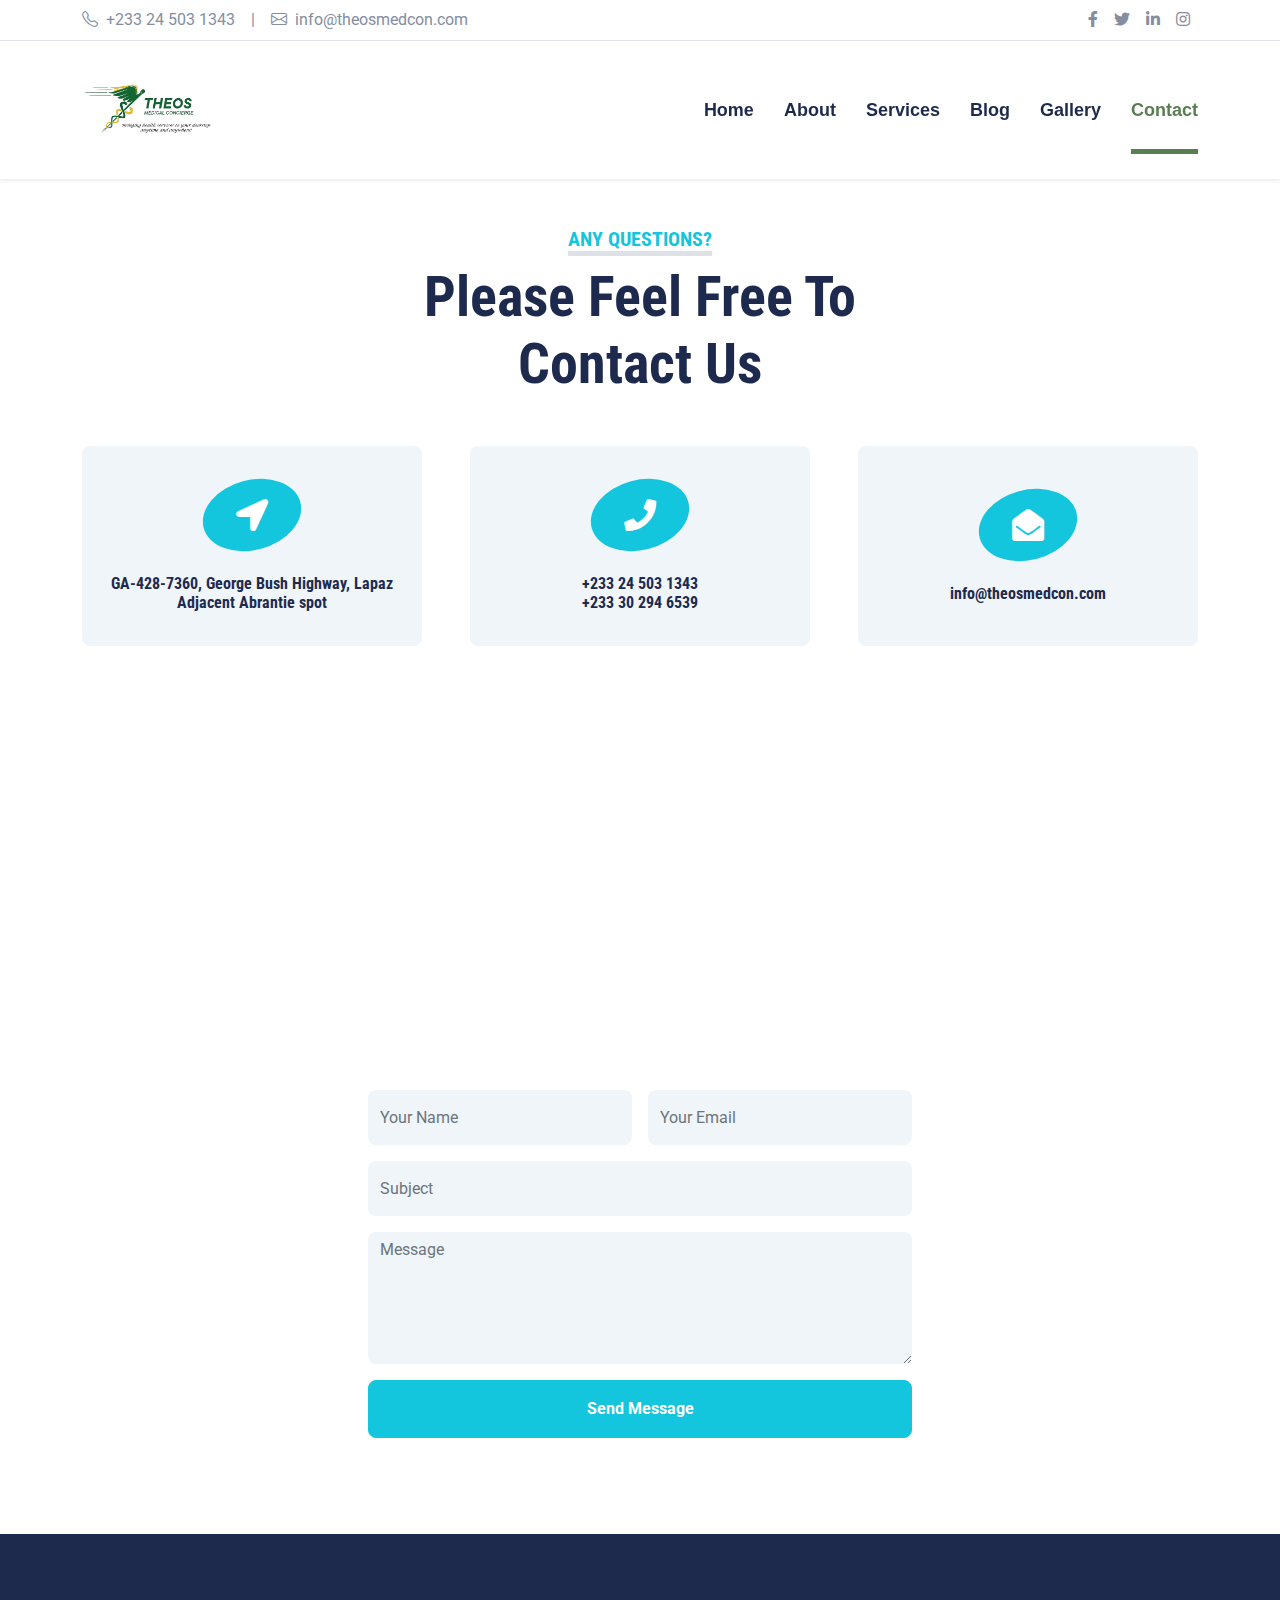
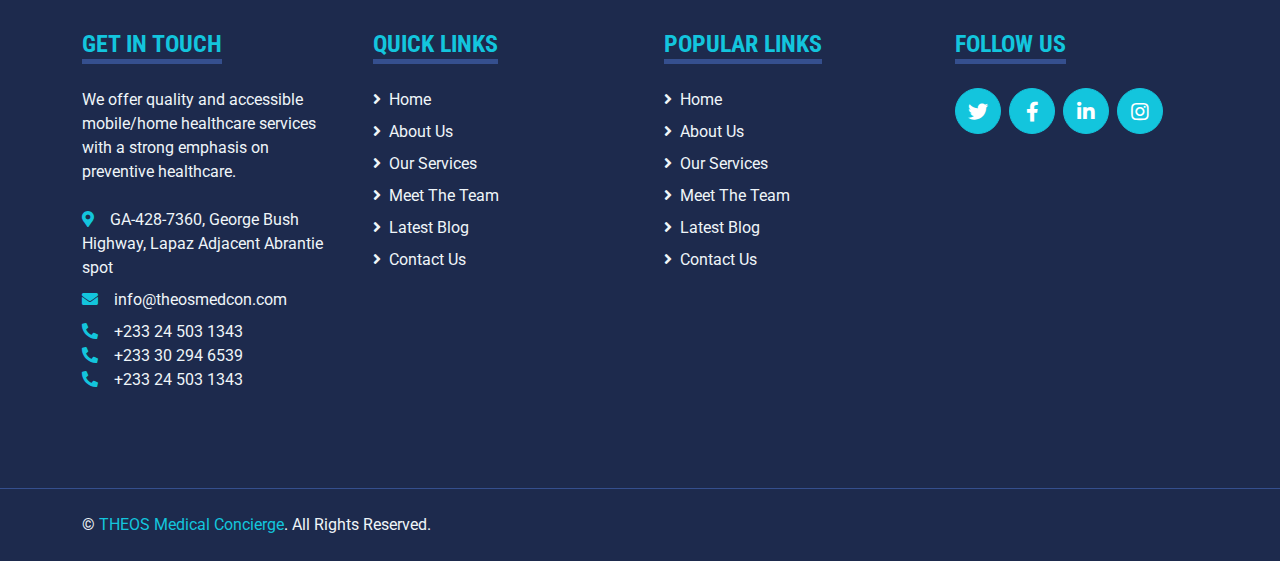
<file: contact.html>
<!DOCTYPE html>
<html lang="en">

<head>
    <meta charset="utf-8">
    <title>THEOS Medical Concierge</title>
    <meta name="viewport" content="width=device-width, initial-scale=1">
	<meta name="description" content="We Bring You Medical Services Anytime, Anywhere!"/>
	<meta name="keywords" content="THEOS, Concierge, health, mediacal, healthcare, THEOS Medical concierge" />
	<meta name="author" content="Official Billy"/>

    
    <link href="img/THEOS.png" rel="icon">


    <link rel="preconnect" href="https://fonts.gstatic.com">
    <link href="https://fonts.googleapis.com/css2?family=Roboto+Condensed:wght@400;700&family=Roboto:wght@400;700&display=swap" rel="stylesheet">  

    <link href="https://cdnjs.cloudflare.com/ajax/libs/font-awesome/5.15.0/css/all.min.css" rel="stylesheet">
    <link href="https://cdn.jsdelivr.net/npm/bootstrap-icons@1.4.1/font/bootstrap-icons.css" rel="stylesheet">

    <link href="lib/owlcarousel/assets/owl.carousel.min.css" rel="stylesheet">
    <link href="lib/tempusdominus/css/tempusdominus-bootstrap-4.min.css" rel="stylesheet" />

    <link href="css/bootstrap.min.css" rel="stylesheet">

    <link href="css/style.css" rel="stylesheet">
</head>

<body>
    
    <div class="container-fluid py-2 border-bottom d-none d-lg-block">
        <div class="container">
            <div class="row">
                <div class="col-md-6 text-center text-lg-start mb-2 mb-lg-0">
                    <div class="d-inline-flex align-items-center">
                        <a class="text-decoration-none text-body pe-3" href="tel: +233245031343"><i class="bi bi-telephone me-2"></i>+233 24 503 1343</a>
                        <span class="text-body">|</span>
                        <a class="text-decoration-none text-body px-3" href="mailto: info@theosmedcon.com"><i class="bi bi-envelope me-2"></i>info@theosmedcon.com</a>
                    </div>
                </div>
                <div class="col-md-6 text-center text-lg-end">
                    <div class="d-inline-flex align-items-center">
                        <a class="text-body px-2" href="https://www.facebook.com/theosmedcon">
                            <i class="fab fa-facebook-f"></i>
                        </a>
                        <a class="text-body px-2" href="https://www.facebook.com/theosmedcon">
                            <i class="fab fa-twitter"></i>
                        </a>
                        <a class="text-body px-2" href="https://www.linkedin.com/company/theosmedcon/">
                            <i class="fab fa-linkedin-in"></i>
                        </a>
                        <a class="text-body px-2" href="https://www.instagram.com/theosmedcon/">
                            <i class="fab fa-instagram"></i>
                        </a>
                        
                    </div>
                </div>
            </div>
        </div>
    </div>


    <div class="container-fluid sticky-top bg-white shadow-sm">
        <div class="container">
            <nav class="navbar navbar-expand-lg bg-white navbar-light py-3 py-lg-0">
                <a href="index.html" class="navbar-brand">
                    <img class="me-2" src="img/THEOS.png" alt="" style="height: 8rem;">
                </a>
                <button class="navbar-toggler" type="button" data-bs-toggle="collapse" data-bs-target="#navbarCollapse">
                    <span class="navbar-toggler-icon"></span>
                </button>
                <div class="collapse navbar-collapse" id="navbarCollapse">
                    <div class="navbar-nav ms-auto py-0">
                        <a href="index.html" class="nav-item nav-link">Home</a>
                        <a href="about.html" class="nav-item nav-link">About</a>
                        <a href="service.html" class="nav-item nav-link">Services</a>
                        <a href="blog.html" class="nav-item nav-link">Blog</a>
                        <a href="gallery.html" class="nav-item nav-link">Gallery</a>
                        <a href="contact.html" class="nav-item nav-link active">Contact</a>
                    </div>
                </div>
            </nav>
        </div>
    </div>
    </div>


    <div class="container-fluid pt-5">
        <div class="container">
            <div class="text-center mx-auto mb-5" style="max-width: 500px;">
                <h5 class="d-inline-block text-primary text-uppercase border-bottom border-5">Any Questions?</h5>
                <h1 class="display-4">Please Feel Free To Contact Us</h1>
            </div>
            <div class="row g-5 mb-5">
                <div class="col-lg-4">
                    <div class="bg-light rounded d-flex flex-column align-items-center justify-content-center text-center" style="height: 200px;">
                        <div class="d-flex align-items-center justify-content-center bg-primary rounded-circle mb-4" style="width: 100px; height: 70px; transform: rotate(-15deg);">
                            <i class="fa fa-2x fa-location-arrow text-white" style="transform: rotate(15deg);"></i>
                        </div>
                        <h6 class="mb-0">GA-428-7360, George Bush Highway, Lapaz Adjacent Abrantie spot</h6>
                    </div>
                </div>
                <div class="col-lg-4">
                    <div class="bg-light rounded d-flex flex-column align-items-center justify-content-center text-center" style="height: 200px;">
                        <div class="d-flex align-items-center justify-content-center bg-primary rounded-circle mb-4" style="width: 100px; height: 70px; transform: rotate(-15deg);">
                            <i class="fa fa-2x fa-phone text-white" style="transform: rotate(15deg);"></i>
                        </div>
                        <h6 class="mb-0">+233 24 503 1343</h6>
                        <h6 class="mb-0">+233 30 294 6539</h6>
                    </div>
                </div>
                <div class="col-lg-4">
                    <div class="bg-light rounded d-flex flex-column align-items-center justify-content-center text-center" style="height: 200px;">
                        <div class="d-flex align-items-center justify-content-center bg-primary rounded-circle mb-4" style="width: 100px; height: 70px; transform: rotate(-15deg);">
                            <i class="fa fa-2x fa-envelope-open text-white" style="transform: rotate(15deg);"></i>
                        </div>
                        <h6 class="mb-0">info@theosmedcon.com</h6>
                    </div>
                </div>
            </div>
            <div class="row">
                <div class="col-12" style="height: 500px;">
                    <div class="position-relative h-100">
                        <iframe class="position-relative w-100 h-100"
                            src="https://www.google.com/maps/embed?pb=!1m18!1m12!1m3!1d3001156.4288297426!2d-78.01371936852176!3d42.72876761954724!2m3!1f0!2f0!3f0!3m2!1i1024!2i768!4f13.1!3m3!1m2!1s0x4ccc4bf0f123a5a9%3A0xddcfc6c1de189567!2sNew%20York%2C%20USA!5e0!3m2!1sen!2sbd!4v1603794290143!5m2!1sen!2sbd"
                            frameborder="0" style="border:0;" allowfullscreen="" aria-hidden="false"
                            tabindex="0"></iframe>
                    </div>
                </div>
            </div>
            <div class="row justify-content-center position-relative" style="margin-top: -200px; z-index: 1;">
                <div class="col-lg-8">
                    <div class="bg-white rounded p-5 m-5 mb-0">
                        <form action="https://formsubmit.co/info@theosmedcon.com" method="POST" name="sentMessage" id="contactForm">
                            <div class="row g-3">
                                <div class="col-12 col-sm-6">
                                    <input name="name" type="text" class="form-control bg-light border-0" placeholder="Your Name" style="height: 55px;">
                                </div>
                                <div class="col-12 col-sm-6">
                                    <input name="email" type="email" class="form-control bg-light border-0" placeholder="Your Email" style="height: 55px;">
                                </div>
                                <div class="col-12">
                                    <input name="subject" type="text" class="form-control bg-light border-0" placeholder="Subject" style="height: 55px;">
                                </div>
                                <div class="col-12">
                                    <textarea name="message" class="form-control bg-light border-0" rows="5" placeholder="Message"></textarea>
                                </div>
                                <div class="col-12">
                                    <button class="btn btn-primary w-100 py-3" type="submit">Send Message</button>
                                </div>
                            </div>
                        </form>
                    </div>
                </div>
            </div>
        </div>
    </div>


    <div class="container-fluid bg-dark text-light mt-5 py-5">
        <div class="container py-5">
            <div class="row g-5">
                <div class="col-lg-3 col-md-6">
                    <h4 class="d-inline-block text-primary text-uppercase border-bottom border-5 border-secondary mb-4">Get In Touch</h4>
                    <p class="mb-4">We offer quality and accessible mobile/home healthcare services with a strong emphasis on preventive healthcare.</p>
                    <p class="mb-2"><i class="fa fa-map-marker-alt text-primary me-3"></i>GA-428-7360, George Bush Highway, Lapaz Adjacent Abrantie spot</p>                    <p class="mb-2"><i class="fa fa-envelope text-primary me-3"></i>info@theosmedcon.com</p>
                    <p class="mb-0"><i class="fa fa-phone-alt text-primary me-3"></i>+233 24 503 1343</p>
                    <p class="mb-0"><i class="fa fa-phone-alt text-primary me-3"></i>+233 30 294 6539</p>
                    <p class="mb-0"><i class="fa fa-phone-alt text-primary me-3"></i>+233 24 503 1343</p>
                </div>
                <div class="col-lg-3 col-md-6">
                    <h4 class="d-inline-block text-primary text-uppercase border-bottom border-5 border-secondary mb-4">Quick Links</h4>
                    <div class="d-flex flex-column justify-content-start">
                        <a class="text-light mb-2" href="#"><i class="fa fa-angle-right me-2"></i>Home</a>
                        <a class="text-light mb-2" href="#"><i class="fa fa-angle-right me-2"></i>About Us</a>
                        <a class="text-light mb-2" href="#"><i class="fa fa-angle-right me-2"></i>Our Services</a>
                        <a class="text-light mb-2" href="#"><i class="fa fa-angle-right me-2"></i>Meet The Team</a>
                        <a class="text-light mb-2" href="#"><i class="fa fa-angle-right me-2"></i>Latest Blog</a>
                        <a class="text-light" href="#"><i class="fa fa-angle-right me-2"></i>Contact Us</a>
                    </div>
                </div>
                <div class="col-lg-3 col-md-6">
                    <h4 class="d-inline-block text-primary text-uppercase border-bottom border-5 border-secondary mb-4">Popular Links</h4>
                    <div class="d-flex flex-column justify-content-start">
                        <a class="text-light mb-2" href="#"><i class="fa fa-angle-right me-2"></i>Home</a>
                        <a class="text-light mb-2" href="#"><i class="fa fa-angle-right me-2"></i>About Us</a>
                        <a class="text-light mb-2" href="#"><i class="fa fa-angle-right me-2"></i>Our Services</a>
                        <a class="text-light mb-2" href="#"><i class="fa fa-angle-right me-2"></i>Meet The Team</a>
                        <a class="text-light mb-2" href="#"><i class="fa fa-angle-right me-2"></i>Latest Blog</a>
                        <a class="text-light" href="#"><i class="fa fa-angle-right me-2"></i>Contact Us</a>
                    </div>
                </div>
                <div class="col-lg-3 col-md-6">
                    <h4 class="d-inline-block text-primary text-uppercase border-bottom border-5 border-secondary mb-4">Follow Us</h4>
                    
                    <div class="d-flex">
                        <a class="btn btn-lg btn-primary btn-lg-square rounded-circle me-2" href="#"><i class="fab fa-twitter"></i></a>
                        <a class="btn btn-lg btn-primary btn-lg-square rounded-circle me-2" href="#"><i class="fab fa-facebook-f"></i></a>
                        <a class="btn btn-lg btn-primary btn-lg-square rounded-circle me-2" href="#"><i class="fab fa-linkedin-in"></i></a>
                        <a class="btn btn-lg btn-primary btn-lg-square rounded-circle" href="#"><i class="fab fa-instagram"></i></a>
                    </div>
                </div>
            </div>
        </div>
    </div>
    <div class="container-fluid bg-dark text-light border-top border-secondary py-4">
        <div class="container">
            <div class="row g-5">
                <div class="col-md-6 text-center text-md-start">
                    <p class="mb-md-0">&copy; <a class="text-primary" href="#">THEOS Medical Concierge</a>. All Rights Reserved.</p>
                </div>
                
            </div>
        </div>
    </div>




    <a href="#" class="btn btn-lg btn-primary btn-lg-square back-to-top"><i class="bi bi-arrow-up"></i></a>



    <script src="https://code.jquery.com/jquery-3.4.1.min.js"></script>
    <script src="https://cdn.jsdelivr.net/npm/bootstrap@5.0.0/dist/js/bootstrap.bundle.min.js"></script>
    <script src="lib/easing/easing.min.js"></script>
    <script src="lib/waypoints/waypoints.min.js"></script>
    <script src="lib/owlcarousel/owl.carousel.min.js"></script>
    <script src="lib/tempusdominus/js/moment.min.js"></script>
    <script src="lib/tempusdominus/js/moment-timezone.min.js"></script>
    <script src="lib/tempusdominus/js/tempusdominus-bootstrap-4.min.js"></script>

    <script src="js/main.js"></script>
</body>

</html>
</file>
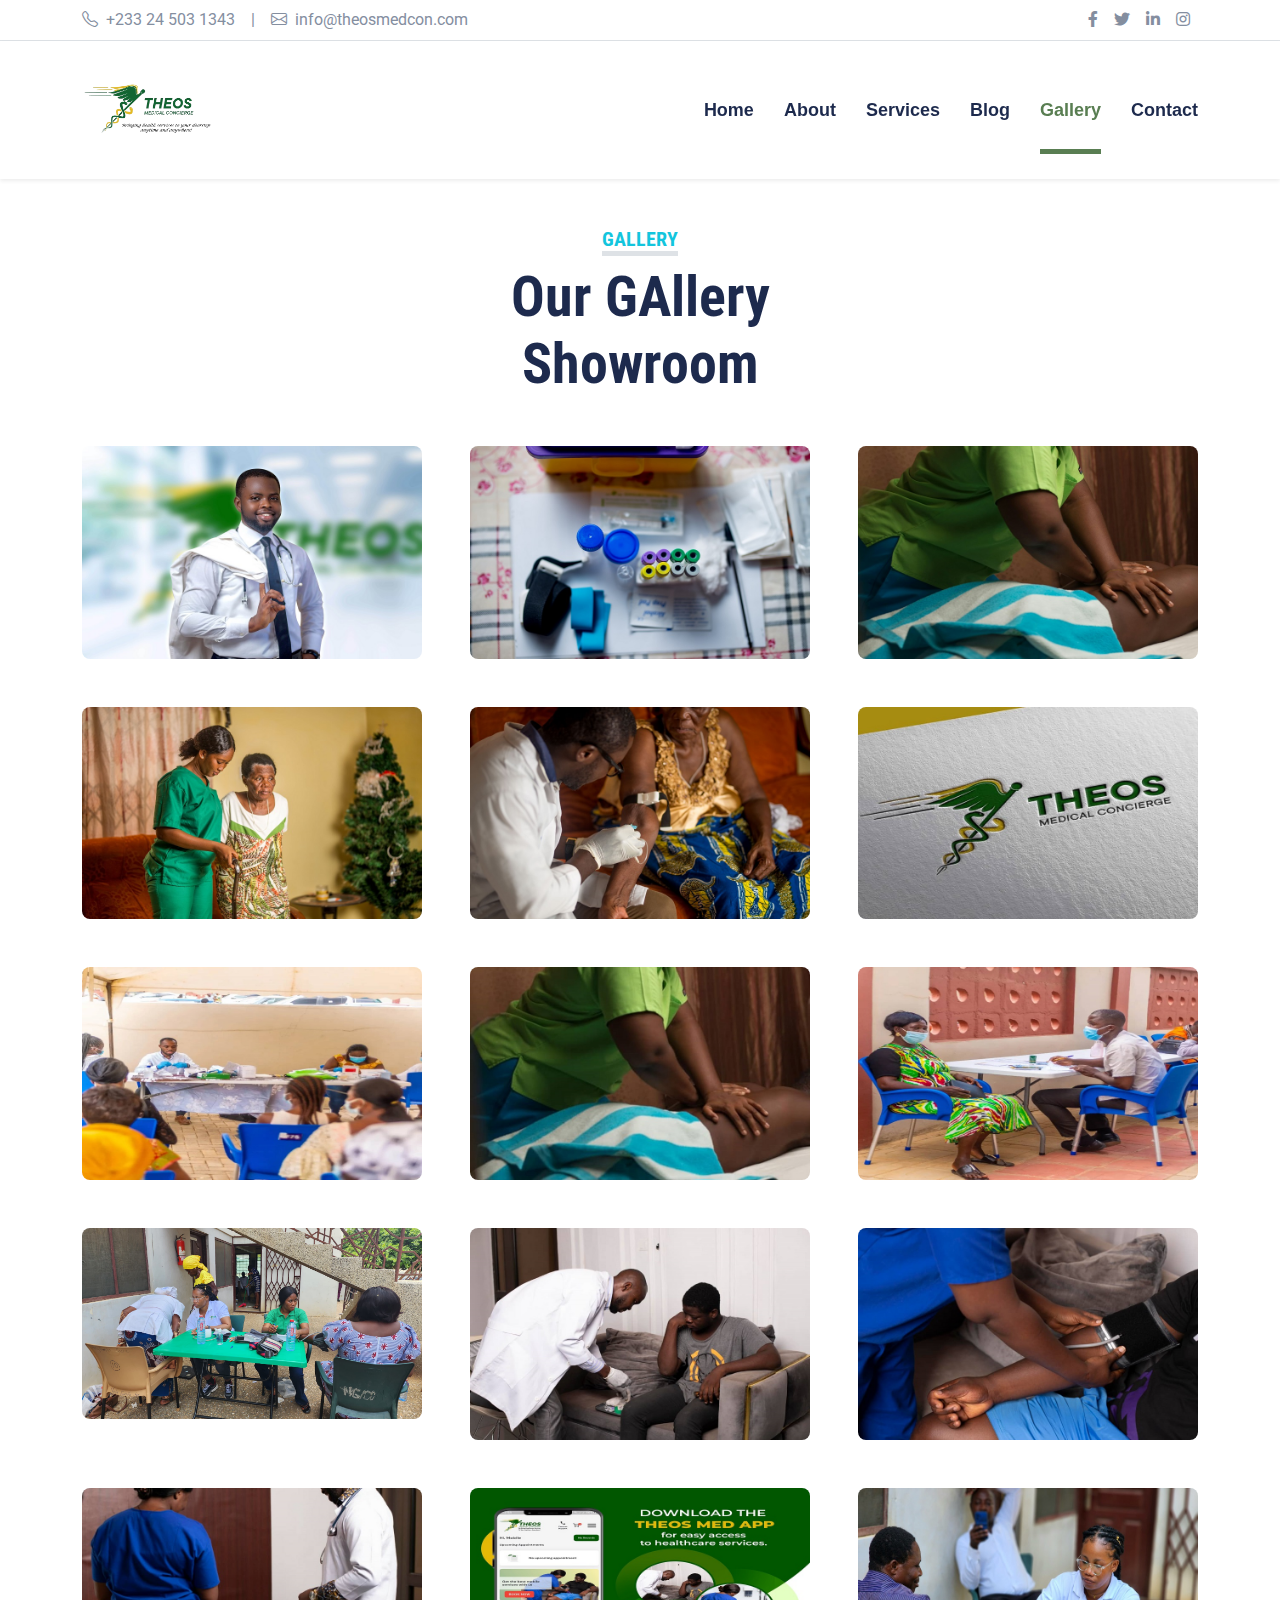
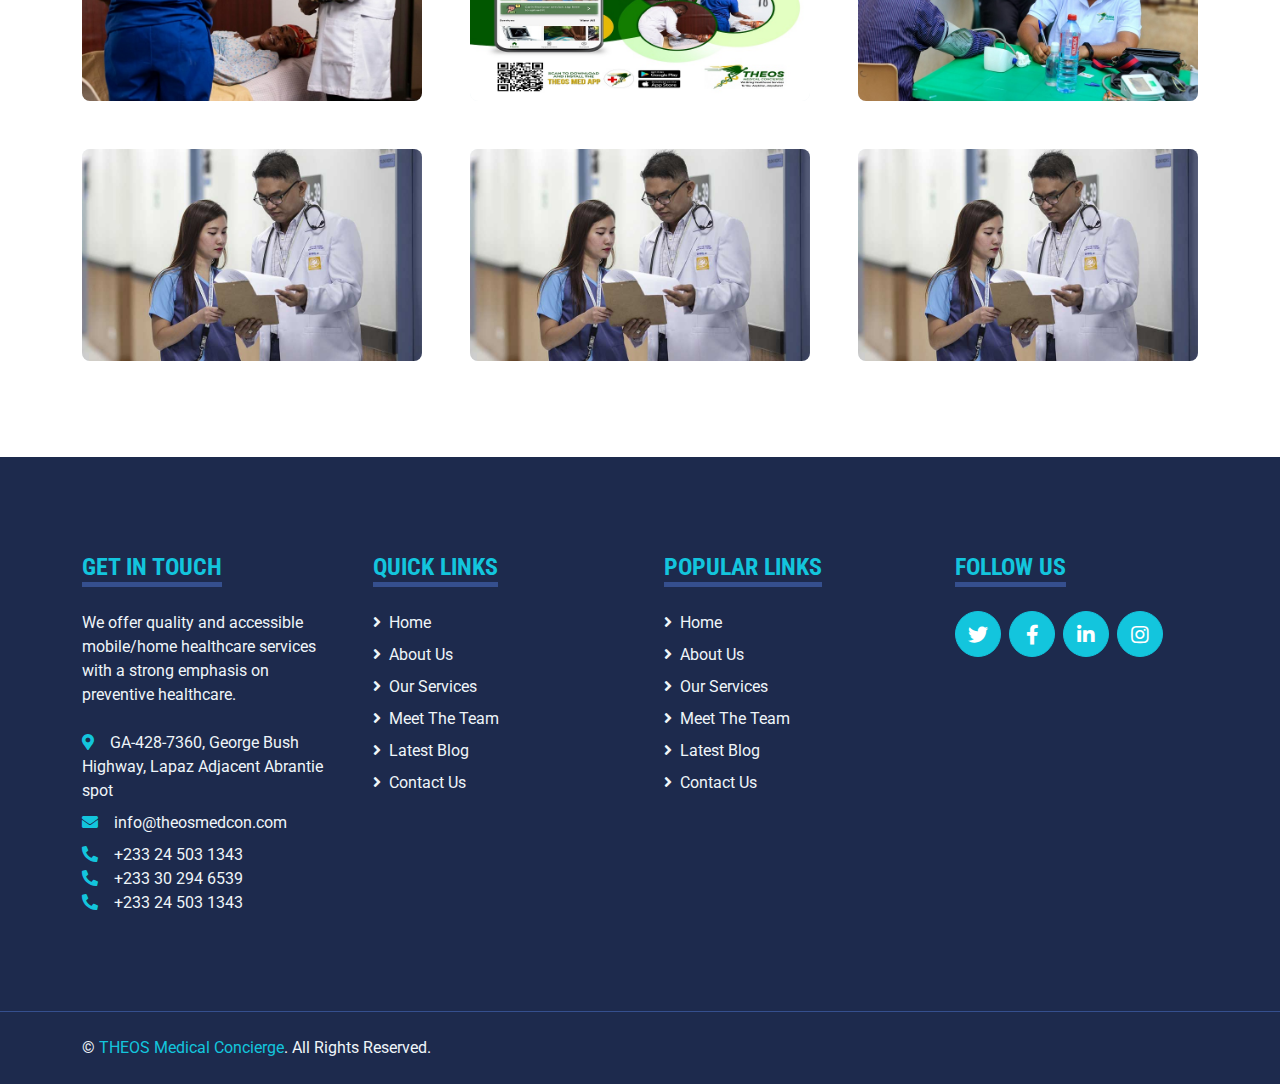
<file: gallery.html>
<!DOCTYPE html>
<html lang="en">

<head>
    <meta charset="utf-8">
    <title>THEOS Medical Concierge</title>
    <meta name="viewport" content="width=device-width, initial-scale=1">
	<meta name="description" content="We Bring You Medical Services Anytime, Anywhere!"/>
	<meta name="keywords" content="THEOS, Concierge, health, mediacal, healthcare, THEOS Medical concierge" />
	<meta name="author" content="Official Billy"/>

    
    <link href="img/THEOS.png" rel="icon">


    <link rel="preconnect" href="https://fonts.gstatic.com">
    <link href="https://fonts.googleapis.com/css2?family=Roboto+Condensed:wght@400;700&family=Roboto:wght@400;700&display=swap" rel="stylesheet">  

    <link href="https://cdnjs.cloudflare.com/ajax/libs/font-awesome/5.15.0/css/all.min.css" rel="stylesheet">
    <link href="https://cdn.jsdelivr.net/npm/bootstrap-icons@1.4.1/font/bootstrap-icons.css" rel="stylesheet">

    <link href="lib/owlcarousel/assets/owl.carousel.min.css" rel="stylesheet">
    <link href="lib/tempusdominus/css/tempusdominus-bootstrap-4.min.css" rel="stylesheet" />

    <link href="css/bootstrap.min.css" rel="stylesheet">

    <link href="css/style.css" rel="stylesheet">
</head>

<body>
    <div class="container-fluid py-2 border-bottom d-none d-lg-block">
        <div class="container">
            <div class="row">
                <div class="col-md-6 text-center text-lg-start mb-2 mb-lg-0">
                    <div class="d-inline-flex align-items-center">
                        <a class="text-decoration-none text-body pe-3" href="tel: +233245031343"><i class="bi bi-telephone me-2"></i>+233 24 503 1343</a>
                        <span class="text-body">|</span>
                        <a class="text-decoration-none text-body px-3" href="mailto: info@theosmedcon.com"><i class="bi bi-envelope me-2"></i>info@theosmedcon.com</a>
                    </div>
                </div>
                <div class="col-md-6 text-center text-lg-end">
                    <div class="d-inline-flex align-items-center">
                        <a class="text-body px-2" href="https://www.facebook.com/theosmedcon">
                            <i class="fab fa-facebook-f"></i>
                        </a>
                        <a class="text-body px-2" href="https://www.facebook.com/theosmedcon">
                            <i class="fab fa-twitter"></i>
                        </a>
                        <a class="text-body px-2" href="https://www.linkedin.com/company/theosmedcon/">
                            <i class="fab fa-linkedin-in"></i>
                        </a>
                        <a class="text-body px-2" href="https://www.instagram.com/theosmedcon/">
                            <i class="fab fa-instagram"></i>
                        </a>
                        
                    </div>
                </div>
            </div>
        </div>
    </div>

    <div class="container-fluid sticky-top bg-white shadow-sm">
        <div class="container">
            <nav class="navbar navbar-expand-lg bg-white navbar-light py-3 py-lg-0">
                <a href="index.html" class="navbar-brand">
                    <img class="me-2" src="img/THEOS.png" alt="" style="height: 8rem;">                </a>
                <button class="navbar-toggler" type="button" data-bs-toggle="collapse" data-bs-target="#navbarCollapse">
                    <span class="navbar-toggler-icon"></span>
                </button>
                <div class="collapse navbar-collapse" id="navbarCollapse">
                    <div class="navbar-nav ms-auto py-0">
                        <a href="index.html" class="nav-item nav-link">Home</a>
                        <a href="about.html" class="nav-item nav-link">About</a>
                        <a href="service.html" class="nav-item nav-link">Services</a>
                        <a href="blog.html" class="nav-item nav-link">Blog</a>
                        <a href="gallery.html" class="nav-item nav-link active">Gallery</a>
                        <a href="contact.html" class="nav-item nav-link">Contact</a>
                    </div>
                </div>
            </nav>
        </div>
    </div>


    <div class="container-fluid py-5">
        <div class="container">
            <div class="text-center mx-auto mb-5" style="max-width: 500px;">
                <h5 class="d-inline-block text-primary text-uppercase border-bottom border-5">Gallery</h5>
                <h1 class="display-4">Our GAllery Showroom</h1>
            </div>
            <div class="row g-5">
                <div class="col-xl-4 col-lg-6">
                    <div class="bg-light rounded overflow-hidden">
                        <img class="img-fluid w-100" src="images/gallery 1.jpeg" alt="">
                    </div>
                </div>
                <div class="col-xl-4 col-lg-6">
                    <div class="bg-light rounded overflow-hidden">
                        <img class="img-fluid w-100" src="images/gallery 2.jpeg" alt="">
                    </div>
                </div>
                <div class="col-xl-4 col-lg-6">
                    <div class="bg-light rounded overflow-hidden">
                        <img class="img-fluid w-100" src="images/gallery 3.jpeg" alt="">
                    </div>
                </div>
                <div class="col-xl-4 col-lg-6">
                    <div class="bg-light rounded overflow-hidden">
                        <img class="img-fluid w-100" src="images/gallery 4.jpeg" alt="">
                    </div>
                </div>
                <div class="col-xl-4 col-lg-6">
                    <div class="bg-light rounded overflow-hidden">
                        <img class="img-fluid w-100" src="images/gallery 5.jpeg" alt="">
                    </div>
                </div>
                <div class="col-xl-4 col-lg-6">
                    <div class="bg-light rounded overflow-hidden">
                        <img class="img-fluid w-100" src="images/gallery 6.jpeg" alt="">
                    </div>
                </div>
                <div class="col-xl-4 col-lg-6">
                    <div class="bg-light rounded overflow-hidden">
                        <img class="img-fluid w-100" src="images/gallery 7.jpeg" alt="">
                    </div>
                </div>
                <div class="col-xl-4 col-lg-6">
                    <div class="bg-light rounded overflow-hidden">
                        <img class="img-fluid w-100" src="images/gallery 8.jpeg" alt="">
                    </div>
                </div>
                <div class="col-xl-4 col-lg-6">
                    <div class="bg-light rounded overflow-hidden">
                        <img class="img-fluid w-100" src="images/gallery 9.jpeg" alt="">
                    </div>
                </div>
                <div class="col-xl-4 col-lg-6">
                    <div class="bg-light rounded overflow-hidden">
                        <img class="img-fluid w-100" src="images/gallery 10.jpeg" alt="">
                    </div>
                </div>
                <div class="col-xl-4 col-lg-6">
                    <div class="bg-light rounded overflow-hidden">
                        <img class="img-fluid w-100" src="images/gallery 11.jpeg" alt="">
                    </div>
                </div>
                <div class="col-xl-4 col-lg-6">
                    <div class="bg-light rounded overflow-hidden">
                        <img class="img-fluid w-100" src="images/gallery 12.jpeg" alt="">
                    </div>
                </div>
                <div class="col-xl-4 col-lg-6">
                    <div class="bg-light rounded overflow-hidden">
                        <img class="img-fluid w-100" src="images/gallery 13.jpeg" alt="">
                    </div>
                </div>
                <div class="col-xl-4 col-lg-6">
                    <div class="bg-light rounded overflow-hidden">
                        <img class="img-fluid w-100" src="images/gallery 14.jpeg" alt="">
                    </div>
                </div>
                <div class="col-xl-4 col-lg-6">
                    <div class="bg-light rounded overflow-hidden">
                        <img class="img-fluid w-100" src="images/gallery 15.jpeg" alt="">
                    </div>
                </div>
                <div class="col-xl-4 col-lg-6">
                    <div class="bg-light rounded overflow-hidden">
                        <img class="img-fluid w-100" src="img/blog-3.jpg" alt="">
                    </div>
                </div>
                <div class="col-xl-4 col-lg-6">
                    <div class="bg-light rounded overflow-hidden">
                        <img class="img-fluid w-100" src="img/blog-3.jpg" alt="">
                    </div>
                </div>
                <div class="col-xl-4 col-lg-6">
                    <div class="bg-light rounded overflow-hidden">
                        <img class="img-fluid w-100" src="img/blog-3.jpg" alt="">
                    </div>
                </div>
            </div>
            
        </div>
    </div>



    <div class="container-fluid bg-dark text-light mt-5 py-5">
        <div class="container py-5">
            <div class="row g-5">
                <div class="col-lg-3 col-md-6">
                    <h4 class="d-inline-block text-primary text-uppercase border-bottom border-5 border-secondary mb-4">Get In Touch</h4>
                    <p class="mb-4">We offer quality and accessible mobile/home healthcare services with a strong emphasis on preventive healthcare.</p>
                    <p class="mb-2"><i class="fa fa-map-marker-alt text-primary me-3"></i>GA-428-7360, George Bush Highway, Lapaz Adjacent Abrantie spot</p>
                    <p class="mb-2"><i class="fa fa-envelope text-primary me-3"></i>info@theosmedcon.com</p>
                    <p class="mb-0"><i class="fa fa-phone-alt text-primary me-3"></i>+233 24 503 1343</p>
                    <p class="mb-0"><i class="fa fa-phone-alt text-primary me-3"></i>+233 30 294 6539</p>
                    <p class="mb-0"><i class="fa fa-phone-alt text-primary me-3"></i>+233 24 503 1343</p>
                </div>
                <div class="col-lg-3 col-md-6">
                    <h4 class="d-inline-block text-primary text-uppercase border-bottom border-5 border-secondary mb-4">Quick Links</h4>
                    <div class="d-flex flex-column justify-content-start">
                        <a class="text-light mb-2" href="#"><i class="fa fa-angle-right me-2"></i>Home</a>
                        <a class="text-light mb-2" href="#"><i class="fa fa-angle-right me-2"></i>About Us</a>
                        <a class="text-light mb-2" href="#"><i class="fa fa-angle-right me-2"></i>Our Services</a>
                        <a class="text-light mb-2" href="#"><i class="fa fa-angle-right me-2"></i>Meet The Team</a>
                        <a class="text-light mb-2" href="#"><i class="fa fa-angle-right me-2"></i>Latest Blog</a>
                        <a class="text-light" href="#"><i class="fa fa-angle-right me-2"></i>Contact Us</a>
                    </div>
                </div>
                <div class="col-lg-3 col-md-6">
                    <h4 class="d-inline-block text-primary text-uppercase border-bottom border-5 border-secondary mb-4">Popular Links</h4>
                    <div class="d-flex flex-column justify-content-start">
                        <a class="text-light mb-2" href="index.html"><i class="fa fa-angle-right me-2"></i>Home</a>
                        <a class="text-light mb-2" href="about.html"><i class="fa fa-angle-right me-2"></i>About Us</a>
                        <a class="text-light mb-2" href="#"><i class="fa fa-angle-right me-2"></i>Our Services</a>
                        <a class="text-light mb-2" href="#"><i class="fa fa-angle-right me-2"></i>Meet The Team</a>
                        <a class="text-light mb-2" href="#"><i class="fa fa-angle-right me-2"></i>Latest Blog</a>
                        <a class="text-light" href="#"><i class="fa fa-angle-right me-2"></i>Contact Us</a>
                    </div>
                </div>
                <div class="col-lg-3 col-md-6">
                    <h4 class="d-inline-block text-primary text-uppercase border-bottom border-5 border-secondary mb-4">Follow Us</h4>
                    <div class="d-flex">
                        <a class="btn btn-lg btn-primary btn-lg-square rounded-circle me-2" href="https://twitter.com/theosmedicon"><i class="fab fa-twitter"></i></a>
                        <a class="btn btn-lg btn-primary btn-lg-square rounded-circle me-2" href="https://www.facebook.com/theosmedcon"><i class="fab fa-facebook-f"></i></a>
                        <a class="btn btn-lg btn-primary btn-lg-square rounded-circle me-2" href="https://www.linkedin.com/company/theosmedcon/"><i class="fab fa-linkedin-in"></i></a>
                        <a class="btn btn-lg btn-primary btn-lg-square rounded-circle" href="#"><i class="fab fa-instagram"></i></a>
                    </div>
                </div>
            </div>
        </div>
    </div>
    <div class="container-fluid bg-dark text-light border-top border-secondary py-4">
        <div class="container">
            <div class="row g-5">
                <div class="col-md-6 text-center text-md-start">
                    <p class="mb-md-0">&copy; <a class="text-primary" href="#">THEOS Medical Concierge</a>. All Rights Reserved.</p>
                </div>
               
            </div>
        </div>
    </div>




    <a href="#" class="btn btn-lg btn-primary btn-lg-square back-to-top"><i class="bi bi-arrow-up"></i></a>



    <script src="https://code.jquery.com/jquery-3.4.1.min.js"></script>
    <script src="https://cdn.jsdelivr.net/npm/bootstrap@5.0.0/dist/js/bootstrap.bundle.min.js"></script>
    <script src="lib/easing/easing.min.js"></script>
    <script src="lib/waypoints/waypoints.min.js"></script>
    <script src="lib/owlcarousel/owl.carousel.min.js"></script>
    <script src="lib/tempusdominus/js/moment.min.js"></script>
    <script src="lib/tempusdominus/js/moment-timezone.min.js"></script>
    <script src="lib/tempusdominus/js/tempusdominus-bootstrap-4.min.js"></script>


    <script src="js/main.js"></script>
</body>

</html>
</file>
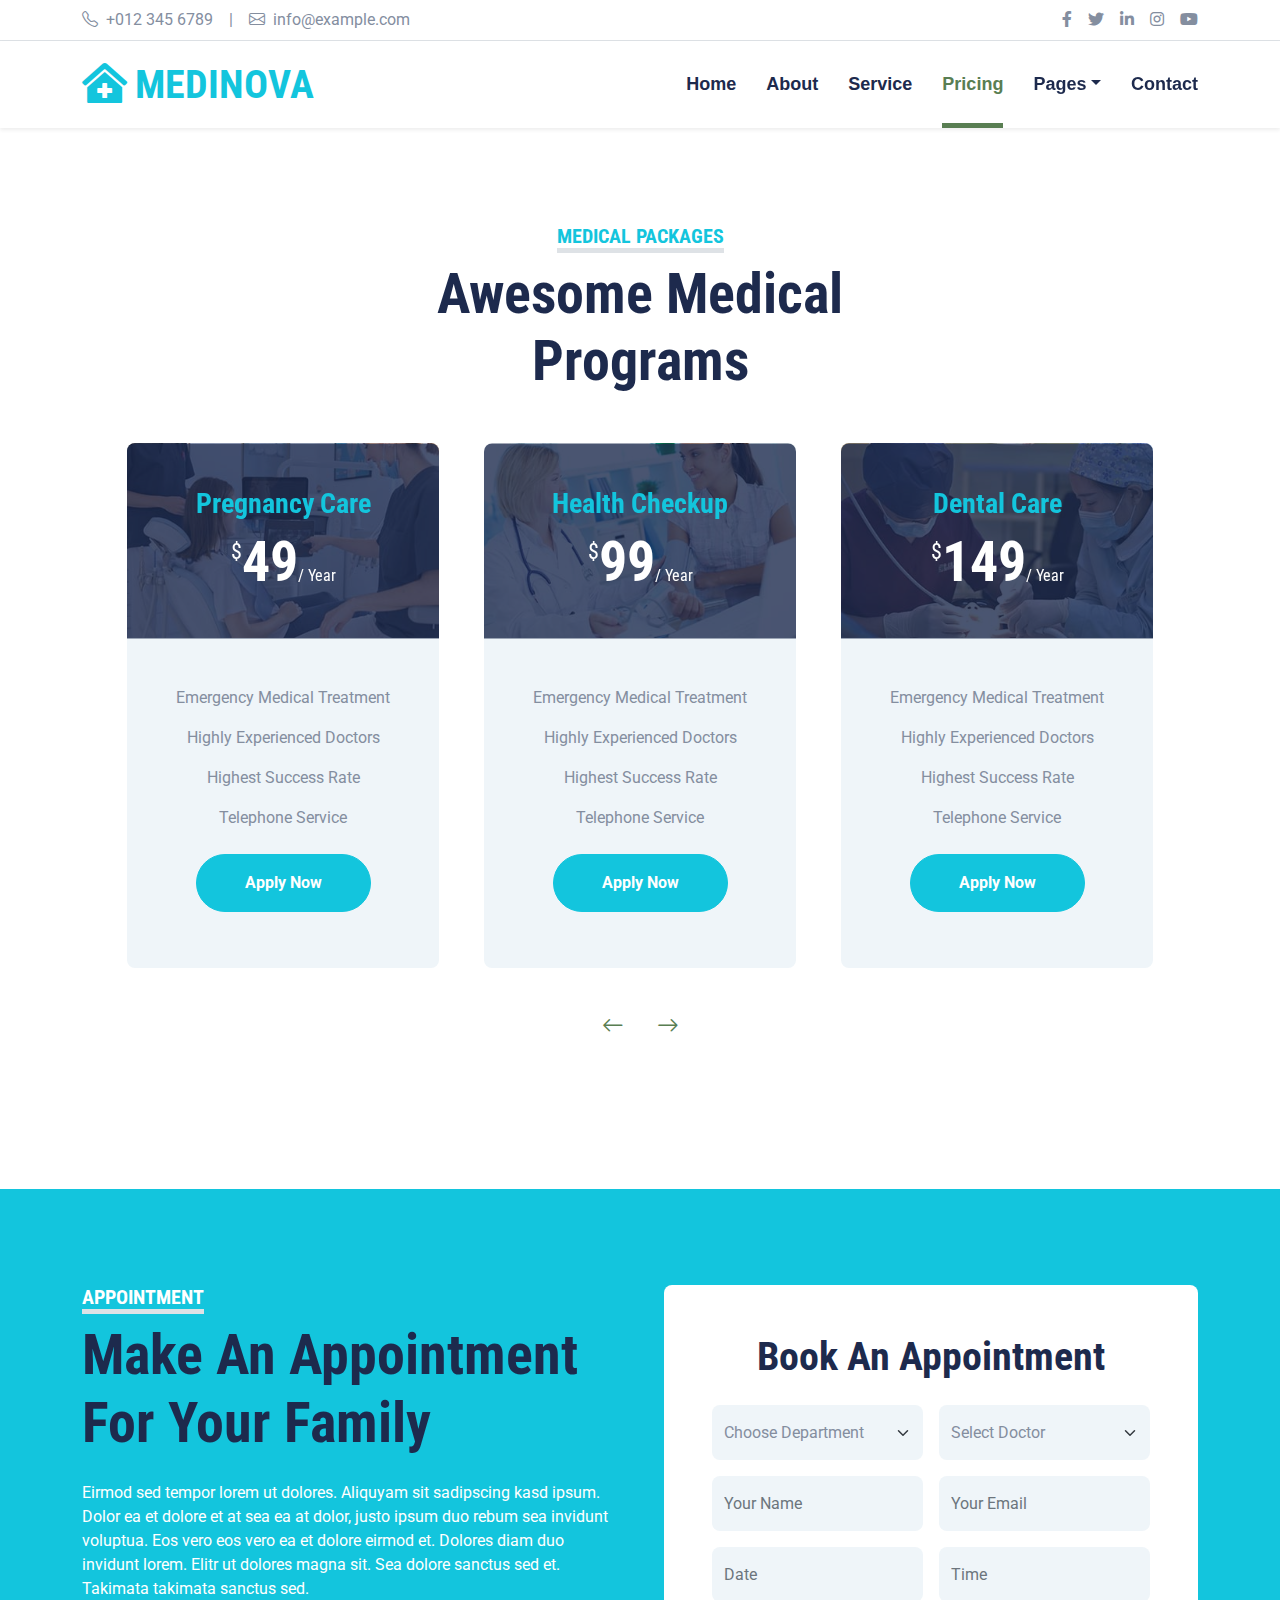
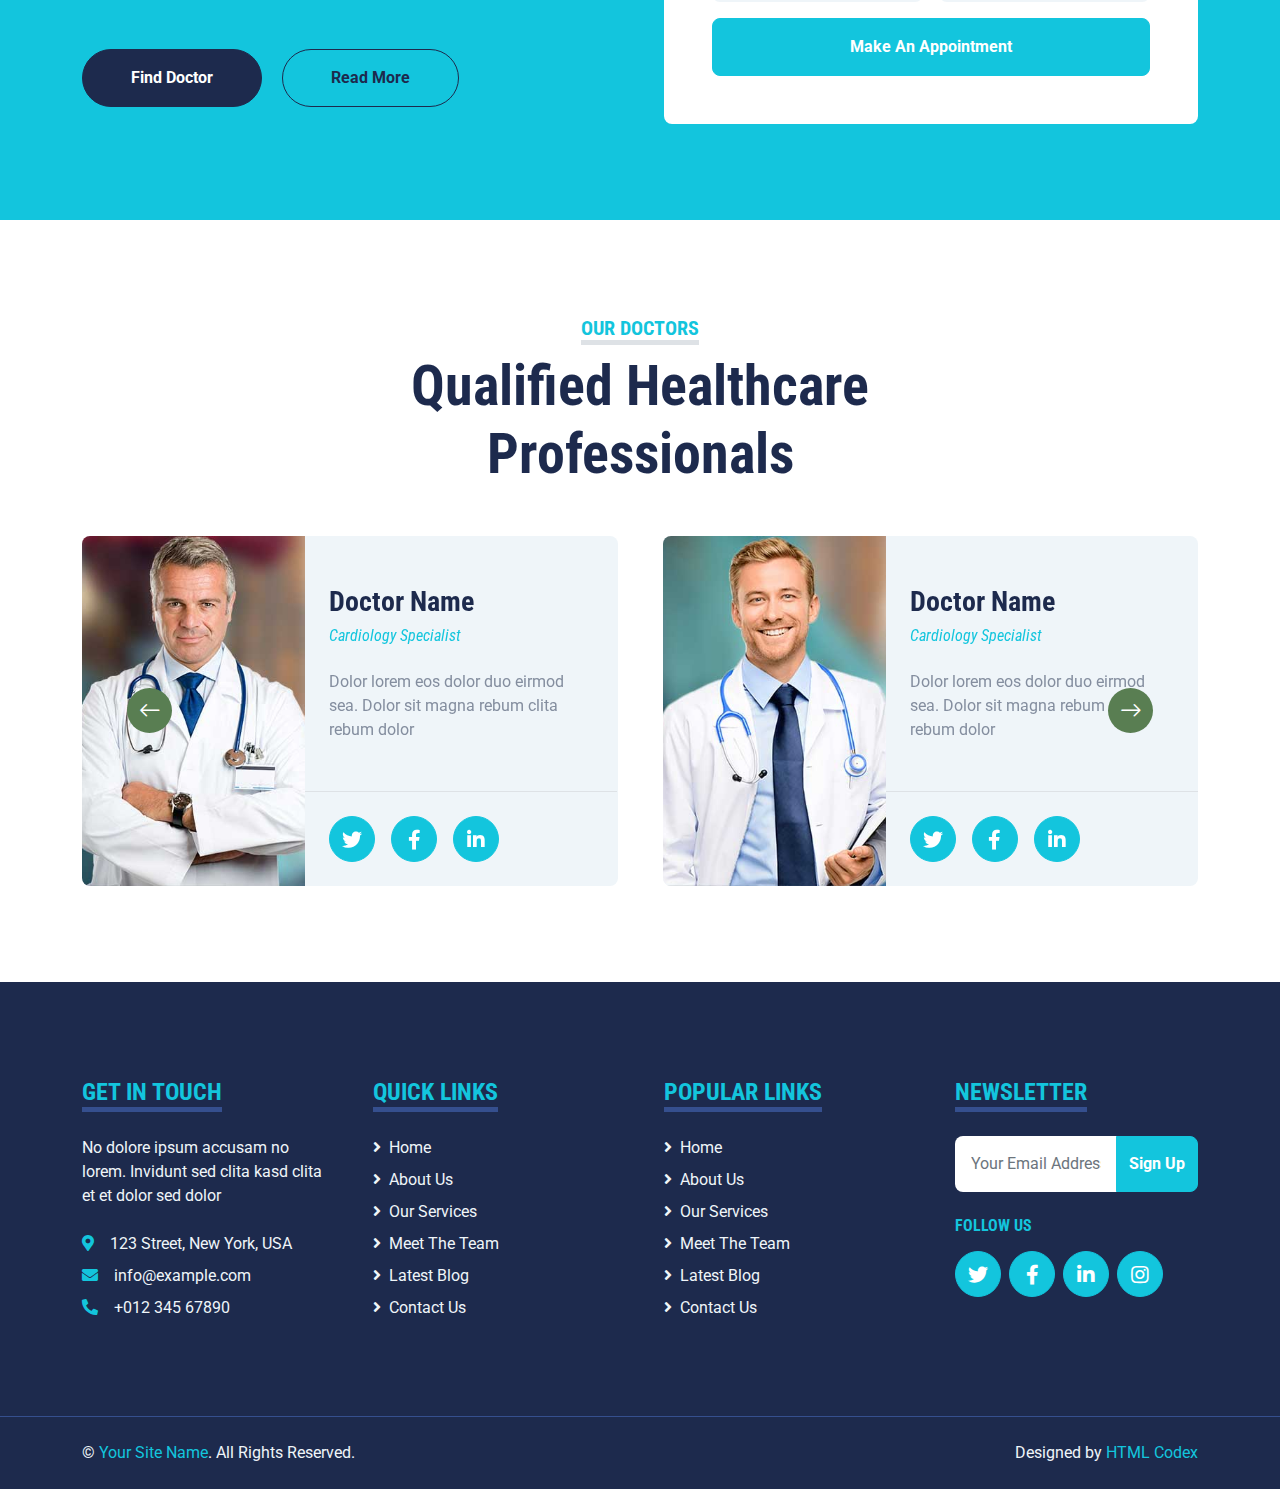
<file: price.html>
<!DOCTYPE html>
<html lang="en">

<head>
    <meta charset="utf-8">
    <title>MEDINOVA - Hospital Website Template</title>
    <meta content="width=device-width, initial-scale=1.0" name="viewport">
    <meta content="Free HTML Templates" name="keywords">
    <meta content="Free HTML Templates" name="description">

    <!-- Favicon -->
    <link href="img/favicon.ico" rel="icon">

    <!-- Google Web Fonts -->
    <link rel="preconnect" href="https://fonts.gstatic.com">
    <link href="https://fonts.googleapis.com/css2?family=Roboto+Condensed:wght@400;700&family=Roboto:wght@400;700&display=swap" rel="stylesheet">  

    <!-- Icon Font Stylesheet -->
    <link href="https://cdnjs.cloudflare.com/ajax/libs/font-awesome/5.15.0/css/all.min.css" rel="stylesheet">
    <link href="https://cdn.jsdelivr.net/npm/bootstrap-icons@1.4.1/font/bootstrap-icons.css" rel="stylesheet">

    <!-- Libraries Stylesheet -->
    <link href="lib/owlcarousel/assets/owl.carousel.min.css" rel="stylesheet">
    <link href="lib/tempusdominus/css/tempusdominus-bootstrap-4.min.css" rel="stylesheet" />

    <!-- Customized Bootstrap Stylesheet -->
    <link href="css/bootstrap.min.css" rel="stylesheet">

    <!-- Template Stylesheet -->
    <link href="css/style.css" rel="stylesheet">
</head>

<body>
    <!-- Topbar Start -->
    <div class="container-fluid py-2 border-bottom d-none d-lg-block">
        <div class="container">
            <div class="row">
                <div class="col-md-6 text-center text-lg-start mb-2 mb-lg-0">
                    <div class="d-inline-flex align-items-center">
                        <a class="text-decoration-none text-body pe-3" href=""><i class="bi bi-telephone me-2"></i>+012 345 6789</a>
                        <span class="text-body">|</span>
                        <a class="text-decoration-none text-body px-3" href=""><i class="bi bi-envelope me-2"></i>info@example.com</a>
                    </div>
                </div>
                <div class="col-md-6 text-center text-lg-end">
                    <div class="d-inline-flex align-items-center">
                        <a class="text-body px-2" href="">
                            <i class="fab fa-facebook-f"></i>
                        </a>
                        <a class="text-body px-2" href="">
                            <i class="fab fa-twitter"></i>
                        </a>
                        <a class="text-body px-2" href="">
                            <i class="fab fa-linkedin-in"></i>
                        </a>
                        <a class="text-body px-2" href="">
                            <i class="fab fa-instagram"></i>
                        </a>
                        <a class="text-body ps-2" href="">
                            <i class="fab fa-youtube"></i>
                        </a>
                    </div>
                </div>
            </div>
        </div>
    </div>
    <!-- Topbar End -->


    <!-- Navbar Start -->
    <div class="container-fluid sticky-top bg-white shadow-sm mb-5">
        <div class="container">
            <nav class="navbar navbar-expand-lg bg-white navbar-light py-3 py-lg-0">
                <a href="index.html" class="navbar-brand">
                    <h1 class="m-0 text-uppercase text-primary"><i class="fa fa-clinic-medical me-2"></i>Medinova</h1>
                </a>
                <button class="navbar-toggler" type="button" data-bs-toggle="collapse" data-bs-target="#navbarCollapse">
                    <span class="navbar-toggler-icon"></span>
                </button>
                <div class="collapse navbar-collapse" id="navbarCollapse">
                    <div class="navbar-nav ms-auto py-0">
                        <a href="index.html" class="nav-item nav-link">Home</a>
                        <a href="about.html" class="nav-item nav-link">About</a>
                        <a href="service.html" class="nav-item nav-link">Service</a>
                        <a href="price.html" class="nav-item nav-link active">Pricing</a>
                        <div class="nav-item dropdown">
                            <a href="#" class="nav-link dropdown-toggle" data-bs-toggle="dropdown">Pages</a>
                            <div class="dropdown-menu m-0">
                                <a href="blog.html" class="dropdown-item">Blog Grid</a>
                                <a href="detail.html" class="dropdown-item">Blog Detail</a>
                                <a href="team.html" class="dropdown-item">The Team</a>
                                <a href="testimonial.html" class="dropdown-item">Testimonial</a>
                                <a href="appointment.html" class="dropdown-item">Appointment</a>
                                <a href="search.html" class="dropdown-item">Search</a>
                            </div>
                        </div>
                        <a href="contact.html" class="nav-item nav-link">Contact</a>
                    </div>
                </div>
            </nav>
        </div>
    </div>
    <!-- Navbar End -->


    <!-- Pricing Plan Start -->
    <div class="container-fluid py-5">
        <div class="container">
            <div class="text-center mx-auto mb-5" style="max-width: 500px;">
                <h5 class="d-inline-block text-primary text-uppercase border-bottom border-5">Medical Packages</h5>
                <h1 class="display-4">Awesome Medical Programs</h1>
            </div>
            <div class="owl-carousel price-carousel position-relative" style="padding: 0 45px 45px 45px;">
                <div class="bg-light rounded text-center">
                    <div class="position-relative">
                        <img class="img-fluid rounded-top" src="img/price-1.jpg" alt="">
                        <div class="position-absolute w-100 h-100 top-50 start-50 translate-middle rounded-top d-flex flex-column align-items-center justify-content-center" style="background: rgba(29, 42, 77, .8);">
                            <h3 class="text-primary">Pregnancy Care</h3>
                            <h1 class="display-4 text-white mb-0">
                                <small class="align-top fw-normal" style="font-size: 22px; line-height: 45px;">$</small>49<small class="align-bottom fw-normal" style="font-size: 16px; line-height: 40px;">/ Year</small>
                            </h1>
                        </div>
                    </div>
                    <div class="text-center py-5">
                        <p>Emergency Medical Treatment</p>
                        <p>Highly Experienced Doctors</p>
                        <p>Highest Success Rate</p>
                        <p>Telephone Service</p>
                        <a href="" class="btn btn-primary rounded-pill py-3 px-5 my-2">Apply Now</a>
                    </div>
                </div>
                <div class="bg-light rounded text-center">
                    <div class="position-relative">
                        <img class="img-fluid rounded-top" src="img/price-2.jpg" alt="">
                        <div class="position-absolute w-100 h-100 top-50 start-50 translate-middle rounded-top d-flex flex-column align-items-center justify-content-center" style="background: rgba(29, 42, 77, .8);">
                            <h3 class="text-primary">Health Checkup</h3>
                            <h1 class="display-4 text-white mb-0">
                                <small class="align-top fw-normal" style="font-size: 22px; line-height: 45px;">$</small>99<small class="align-bottom fw-normal" style="font-size: 16px; line-height: 40px;">/ Year</small>
                            </h1>
                        </div>
                    </div>
                    <div class="text-center py-5">
                        <p>Emergency Medical Treatment</p>
                        <p>Highly Experienced Doctors</p>
                        <p>Highest Success Rate</p>
                        <p>Telephone Service</p>
                        <a href="" class="btn btn-primary rounded-pill py-3 px-5 my-2">Apply Now</a>
                    </div>
                </div>
                <div class="bg-light rounded text-center">
                    <div class="position-relative">
                        <img class="img-fluid rounded-top" src="img/price-3.jpg" alt="">
                        <div class="position-absolute w-100 h-100 top-50 start-50 translate-middle rounded-top d-flex flex-column align-items-center justify-content-center" style="background: rgba(29, 42, 77, .8);">
                            <h3 class="text-primary">Dental Care</h3>
                            <h1 class="display-4 text-white mb-0">
                                <small class="align-top fw-normal" style="font-size: 22px; line-height: 45px;">$</small>149<small class="align-bottom fw-normal" style="font-size: 16px; line-height: 40px;">/ Year</small>
                            </h1>
                        </div>
                    </div>
                    <div class="text-center py-5">
                        <p>Emergency Medical Treatment</p>
                        <p>Highly Experienced Doctors</p>
                        <p>Highest Success Rate</p>
                        <p>Telephone Service</p>
                        <a href="" class="btn btn-primary rounded-pill py-3 px-5 my-2">Apply Now</a>
                    </div>
                </div>
                <div class="bg-light rounded text-center">
                    <div class="position-relative">
                        <img class="img-fluid rounded-top" src="img/price-4.jpg" alt="">
                        <div class="position-absolute w-100 h-100 top-50 start-50 translate-middle rounded-top d-flex flex-column align-items-center justify-content-center" style="background: rgba(29, 42, 77, .8);">
                            <h3 class="text-primary">Operation & Surgery</h3>
                            <h1 class="display-4 text-white mb-0">
                                <small class="align-top fw-normal" style="font-size: 22px; line-height: 45px;">$</small>199<small class="align-bottom fw-normal" style="font-size: 16px; line-height: 40px;">/ Year</small>
                            </h1>
                        </div>
                    </div>
                    <div class="text-center py-5">
                        <p>Emergency Medical Treatment</p>
                        <p>Highly Experienced Doctors</p>
                        <p>Highest Success Rate</p>
                        <p>Telephone Service</p>
                        <a href="" class="btn btn-primary rounded-pill py-3 px-5 my-2">Apply Now</a>
                    </div>
                </div>
            </div>
        </div>
    </div>
    <!-- Pricing Plan End -->


    <!-- Appointment Start -->
    <div class="container-fluid bg-primary my-5 py-5">
        <div class="container py-5">
            <div class="row gx-5">
                <div class="col-lg-6 mb-5 mb-lg-0">
                    <div class="mb-4">
                        <h5 class="d-inline-block text-white text-uppercase border-bottom border-5">Appointment</h5>
                        <h1 class="display-4">Make An Appointment For Your Family</h1>
                    </div>
                    <p class="text-white mb-5">Eirmod sed tempor lorem ut dolores. Aliquyam sit sadipscing kasd ipsum. Dolor ea et dolore et at sea ea at dolor, justo ipsum duo rebum sea invidunt voluptua. Eos vero eos vero ea et dolore eirmod et. Dolores diam duo invidunt lorem. Elitr ut dolores magna sit. Sea dolore sanctus sed et. Takimata takimata sanctus sed.</p>
                    <a class="btn btn-dark rounded-pill py-3 px-5 me-3" href="">Find Doctor</a>
                    <a class="btn btn-outline-dark rounded-pill py-3 px-5" href="">Read More</a>
                </div>
                <div class="col-lg-6">
                    <div class="bg-white text-center rounded p-5">
                        <h1 class="mb-4">Book An Appointment</h1>
                        <form>
                            <div class="row g-3">
                                <div class="col-12 col-sm-6">
                                    <select class="form-select bg-light border-0" style="height: 55px;">
                                        <option selected>Choose Department</option>
                                        <option value="1">Department 1</option>
                                        <option value="2">Department 2</option>
                                        <option value="3">Department 3</option>
                                    </select>
                                </div>
                                <div class="col-12 col-sm-6">
                                    <select class="form-select bg-light border-0" style="height: 55px;">
                                        <option selected>Select Doctor</option>
                                        <option value="1">Doctor 1</option>
                                        <option value="2">Doctor 2</option>
                                        <option value="3">Doctor 3</option>
                                    </select>
                                </div>
                                <div class="col-12 col-sm-6">
                                    <input type="text" class="form-control bg-light border-0" placeholder="Your Name" style="height: 55px;">
                                </div>
                                <div class="col-12 col-sm-6">
                                    <input type="email" class="form-control bg-light border-0" placeholder="Your Email" style="height: 55px;">
                                </div>
                                <div class="col-12 col-sm-6">
                                    <div class="date" id="date" data-target-input="nearest">
                                        <input type="text"
                                            class="form-control bg-light border-0 datetimepicker-input"
                                            placeholder="Date" data-target="#date" data-toggle="datetimepicker" style="height: 55px;">
                                    </div>
                                </div>
                                <div class="col-12 col-sm-6">
                                    <div class="time" id="time" data-target-input="nearest">
                                        <input type="text"
                                            class="form-control bg-light border-0 datetimepicker-input"
                                            placeholder="Time" data-target="#time" data-toggle="datetimepicker" style="height: 55px;">
                                    </div>
                                </div>
                                <div class="col-12">
                                    <button class="btn btn-primary w-100 py-3" type="submit">Make An Appointment</button>
                                </div>
                            </div>
                        </form>
                    </div>
                </div>
            </div>
        </div>
    </div>
    <!-- Appointment End -->


    <!-- Team Start -->
    <div class="container-fluid py-5">
        <div class="container">
            <div class="text-center mx-auto mb-5" style="max-width: 500px;">
                <h5 class="d-inline-block text-primary text-uppercase border-bottom border-5">Our Doctors</h5>
                <h1 class="display-4">Qualified Healthcare Professionals</h1>
            </div>
            <div class="owl-carousel team-carousel position-relative">
                <div class="team-item">
                    <div class="row g-0 bg-light rounded overflow-hidden">
                        <div class="col-12 col-sm-5 h-100">
                            <img class="img-fluid h-100" src="img/team-1.jpg" style="object-fit: cover;">
                        </div>
                        <div class="col-12 col-sm-7 h-100 d-flex flex-column">
                            <div class="mt-auto p-4">
                                <h3>Doctor Name</h3>
                                <h6 class="fw-normal fst-italic text-primary mb-4">Cardiology Specialist</h6>
                                <p class="m-0">Dolor lorem eos dolor duo eirmod sea. Dolor sit magna rebum clita rebum dolor</p>
                            </div>
                            <div class="d-flex mt-auto border-top p-4">
                                <a class="btn btn-lg btn-primary btn-lg-square rounded-circle me-3" href="#"><i class="fab fa-twitter"></i></a>
                                <a class="btn btn-lg btn-primary btn-lg-square rounded-circle me-3" href="#"><i class="fab fa-facebook-f"></i></a>
                                <a class="btn btn-lg btn-primary btn-lg-square rounded-circle" href="#"><i class="fab fa-linkedin-in"></i></a>
                            </div>
                        </div>
                    </div>
                </div>
                <div class="team-item">
                    <div class="row g-0 bg-light rounded overflow-hidden">
                        <div class="col-12 col-sm-5 h-100">
                            <img class="img-fluid h-100" src="img/team-2.jpg" style="object-fit: cover;">
                        </div>
                        <div class="col-12 col-sm-7 h-100 d-flex flex-column">
                            <div class="mt-auto p-4">
                                <h3>Doctor Name</h3>
                                <h6 class="fw-normal fst-italic text-primary mb-4">Cardiology Specialist</h6>
                                <p class="m-0">Dolor lorem eos dolor duo eirmod sea. Dolor sit magna rebum clita rebum dolor</p>
                            </div>
                            <div class="d-flex mt-auto border-top p-4">
                                <a class="btn btn-lg btn-primary btn-lg-square rounded-circle me-3" href="#"><i class="fab fa-twitter"></i></a>
                                <a class="btn btn-lg btn-primary btn-lg-square rounded-circle me-3" href="#"><i class="fab fa-facebook-f"></i></a>
                                <a class="btn btn-lg btn-primary btn-lg-square rounded-circle" href="#"><i class="fab fa-linkedin-in"></i></a>
                            </div>
                        </div>
                    </div>
                </div>
                <div class="team-item">
                    <div class="row g-0 bg-light rounded overflow-hidden">
                        <div class="col-12 col-sm-5 h-100">
                            <img class="img-fluid h-100" src="img/team-3.jpg" style="object-fit: cover;">
                        </div>
                        <div class="col-12 col-sm-7 h-100 d-flex flex-column">
                            <div class="mt-auto p-4">
                                <h3>Doctor Name</h3>
                                <h6 class="fw-normal fst-italic text-primary mb-4">Cardiology Specialist</h6>
                                <p class="m-0">Dolor lorem eos dolor duo eirmod sea. Dolor sit magna rebum clita rebum dolor</p>
                            </div>
                            <div class="d-flex mt-auto border-top p-4">
                                <a class="btn btn-lg btn-primary btn-lg-square rounded-circle me-3" href="#"><i class="fab fa-twitter"></i></a>
                                <a class="btn btn-lg btn-primary btn-lg-square rounded-circle me-3" href="#"><i class="fab fa-facebook-f"></i></a>
                                <a class="btn btn-lg btn-primary btn-lg-square rounded-circle" href="#"><i class="fab fa-linkedin-in"></i></a>
                            </div>
                        </div>
                    </div>
                </div>
            </div>
        </div>
    </div>
    <!-- Team End -->


    <!-- Footer Start -->
    <div class="container-fluid bg-dark text-light mt-5 py-5">
        <div class="container py-5">
            <div class="row g-5">
                <div class="col-lg-3 col-md-6">
                    <h4 class="d-inline-block text-primary text-uppercase border-bottom border-5 border-secondary mb-4">Get In Touch</h4>
                    <p class="mb-4">No dolore ipsum accusam no lorem. Invidunt sed clita kasd clita et et dolor sed dolor</p>
                    <p class="mb-2"><i class="fa fa-map-marker-alt text-primary me-3"></i>123 Street, New York, USA</p>
                    <p class="mb-2"><i class="fa fa-envelope text-primary me-3"></i>info@example.com</p>
                    <p class="mb-0"><i class="fa fa-phone-alt text-primary me-3"></i>+012 345 67890</p>
                </div>
                <div class="col-lg-3 col-md-6">
                    <h4 class="d-inline-block text-primary text-uppercase border-bottom border-5 border-secondary mb-4">Quick Links</h4>
                    <div class="d-flex flex-column justify-content-start">
                        <a class="text-light mb-2" href="#"><i class="fa fa-angle-right me-2"></i>Home</a>
                        <a class="text-light mb-2" href="#"><i class="fa fa-angle-right me-2"></i>About Us</a>
                        <a class="text-light mb-2" href="#"><i class="fa fa-angle-right me-2"></i>Our Services</a>
                        <a class="text-light mb-2" href="#"><i class="fa fa-angle-right me-2"></i>Meet The Team</a>
                        <a class="text-light mb-2" href="#"><i class="fa fa-angle-right me-2"></i>Latest Blog</a>
                        <a class="text-light" href="#"><i class="fa fa-angle-right me-2"></i>Contact Us</a>
                    </div>
                </div>
                <div class="col-lg-3 col-md-6">
                    <h4 class="d-inline-block text-primary text-uppercase border-bottom border-5 border-secondary mb-4">Popular Links</h4>
                    <div class="d-flex flex-column justify-content-start">
                        <a class="text-light mb-2" href="#"><i class="fa fa-angle-right me-2"></i>Home</a>
                        <a class="text-light mb-2" href="#"><i class="fa fa-angle-right me-2"></i>About Us</a>
                        <a class="text-light mb-2" href="#"><i class="fa fa-angle-right me-2"></i>Our Services</a>
                        <a class="text-light mb-2" href="#"><i class="fa fa-angle-right me-2"></i>Meet The Team</a>
                        <a class="text-light mb-2" href="#"><i class="fa fa-angle-right me-2"></i>Latest Blog</a>
                        <a class="text-light" href="#"><i class="fa fa-angle-right me-2"></i>Contact Us</a>
                    </div>
                </div>
                <div class="col-lg-3 col-md-6">
                    <h4 class="d-inline-block text-primary text-uppercase border-bottom border-5 border-secondary mb-4">Newsletter</h4>
                    <form action="">
                        <div class="input-group">
                            <input type="text" class="form-control p-3 border-0" placeholder="Your Email Address">
                            <button class="btn btn-primary">Sign Up</button>
                        </div>
                    </form>
                    <h6 class="text-primary text-uppercase mt-4 mb-3">Follow Us</h6>
                    <div class="d-flex">
                        <a class="btn btn-lg btn-primary btn-lg-square rounded-circle me-2" href="#"><i class="fab fa-twitter"></i></a>
                        <a class="btn btn-lg btn-primary btn-lg-square rounded-circle me-2" href="#"><i class="fab fa-facebook-f"></i></a>
                        <a class="btn btn-lg btn-primary btn-lg-square rounded-circle me-2" href="#"><i class="fab fa-linkedin-in"></i></a>
                        <a class="btn btn-lg btn-primary btn-lg-square rounded-circle" href="#"><i class="fab fa-instagram"></i></a>
                    </div>
                </div>
            </div>
        </div>
    </div>
    <div class="container-fluid bg-dark text-light border-top border-secondary py-4">
        <div class="container">
            <div class="row g-5">
                <div class="col-md-6 text-center text-md-start">
                    <p class="mb-md-0">&copy; <a class="text-primary" href="#">Your Site Name</a>. All Rights Reserved.</p>
                </div>
                <div class="col-md-6 text-center text-md-end">
                    <p class="mb-0">Designed by <a class="text-primary" href="https://htmlcodex.com">HTML Codex</a></p>
                </div>
            </div>
        </div>
    </div>
    <!-- Footer End -->


    <!-- Back to Top -->
    <a href="#" class="btn btn-lg btn-primary btn-lg-square back-to-top"><i class="bi bi-arrow-up"></i></a>


    <!-- JavaScript Libraries -->
    <script src="https://code.jquery.com/jquery-3.4.1.min.js"></script>
    <script src="https://cdn.jsdelivr.net/npm/bootstrap@5.0.0/dist/js/bootstrap.bundle.min.js"></script>
    <script src="lib/easing/easing.min.js"></script>
    <script src="lib/waypoints/waypoints.min.js"></script>
    <script src="lib/owlcarousel/owl.carousel.min.js"></script>
    <script src="lib/tempusdominus/js/moment.min.js"></script>
    <script src="lib/tempusdominus/js/moment-timezone.min.js"></script>
    <script src="lib/tempusdominus/js/tempusdominus-bootstrap-4.min.js"></script>

    <!-- Template Javascript -->
    <script src="js/main.js"></script>
</body>

</html>
</file>
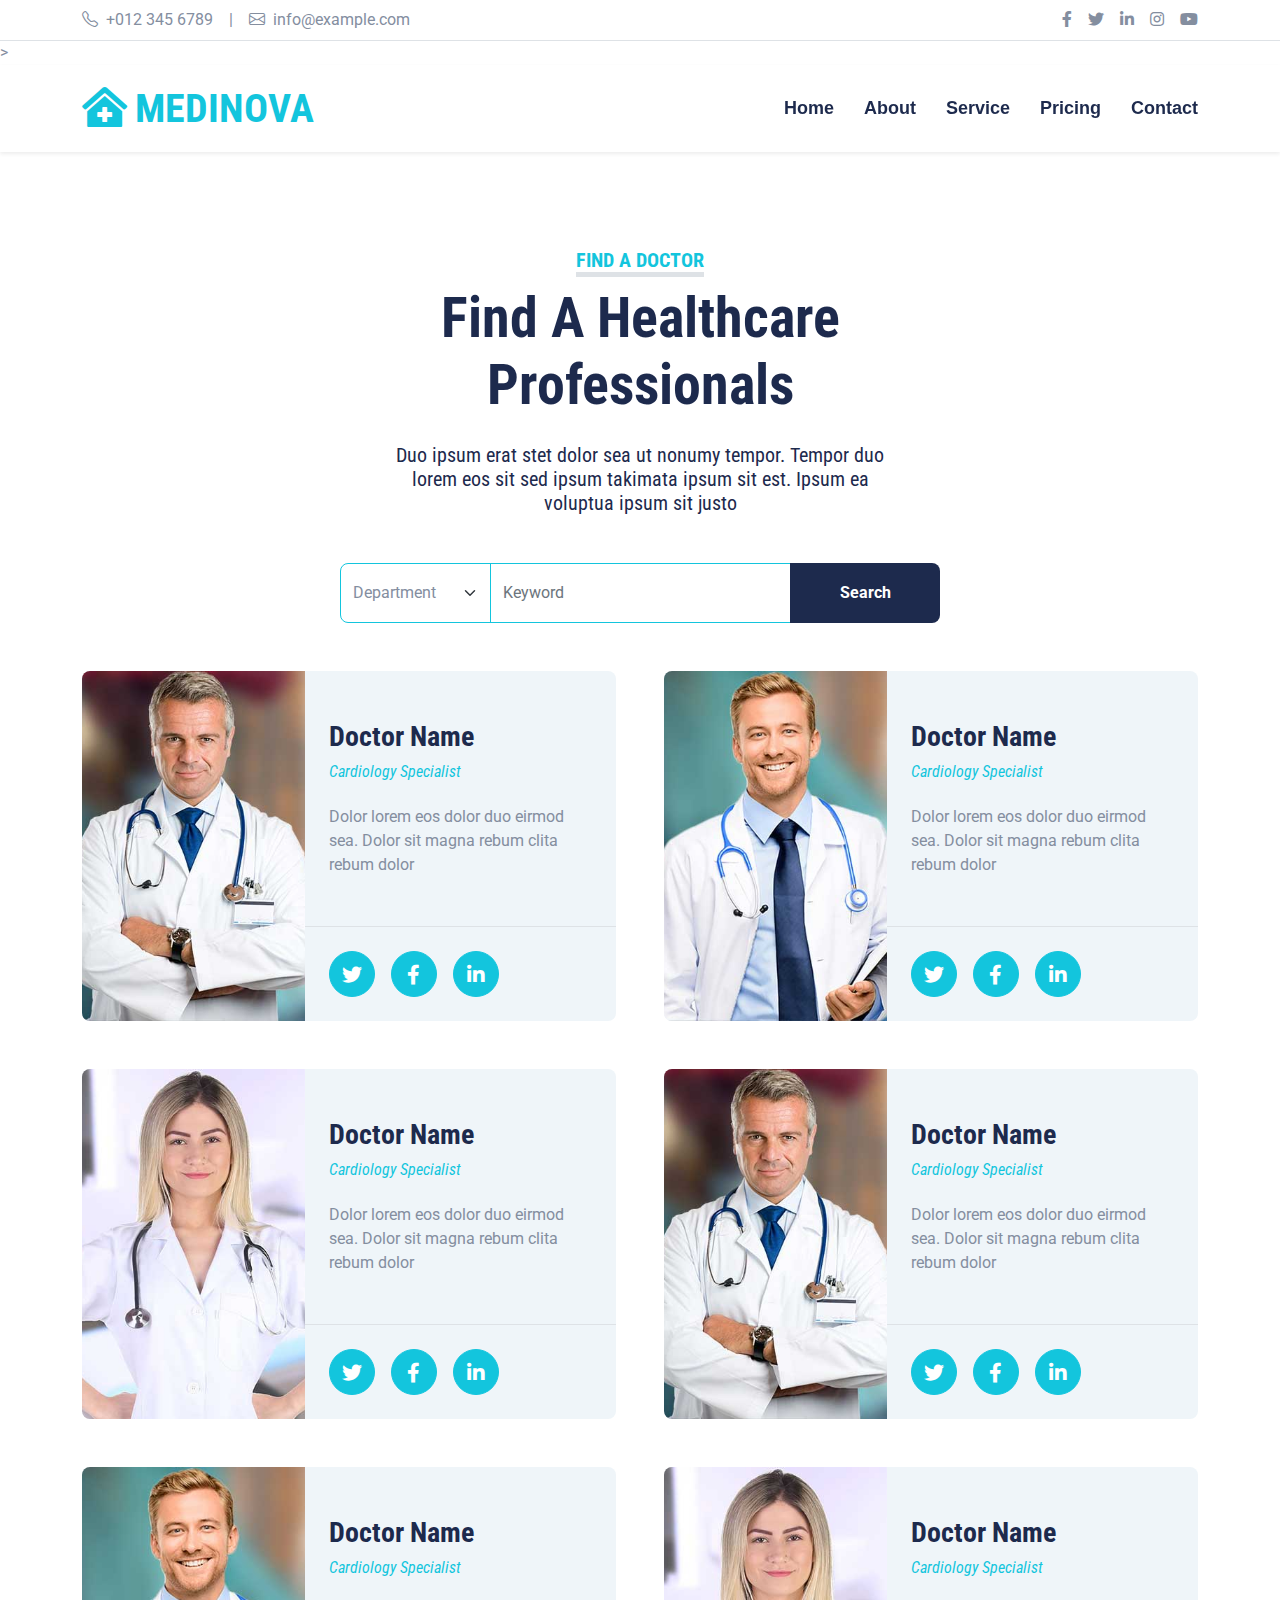
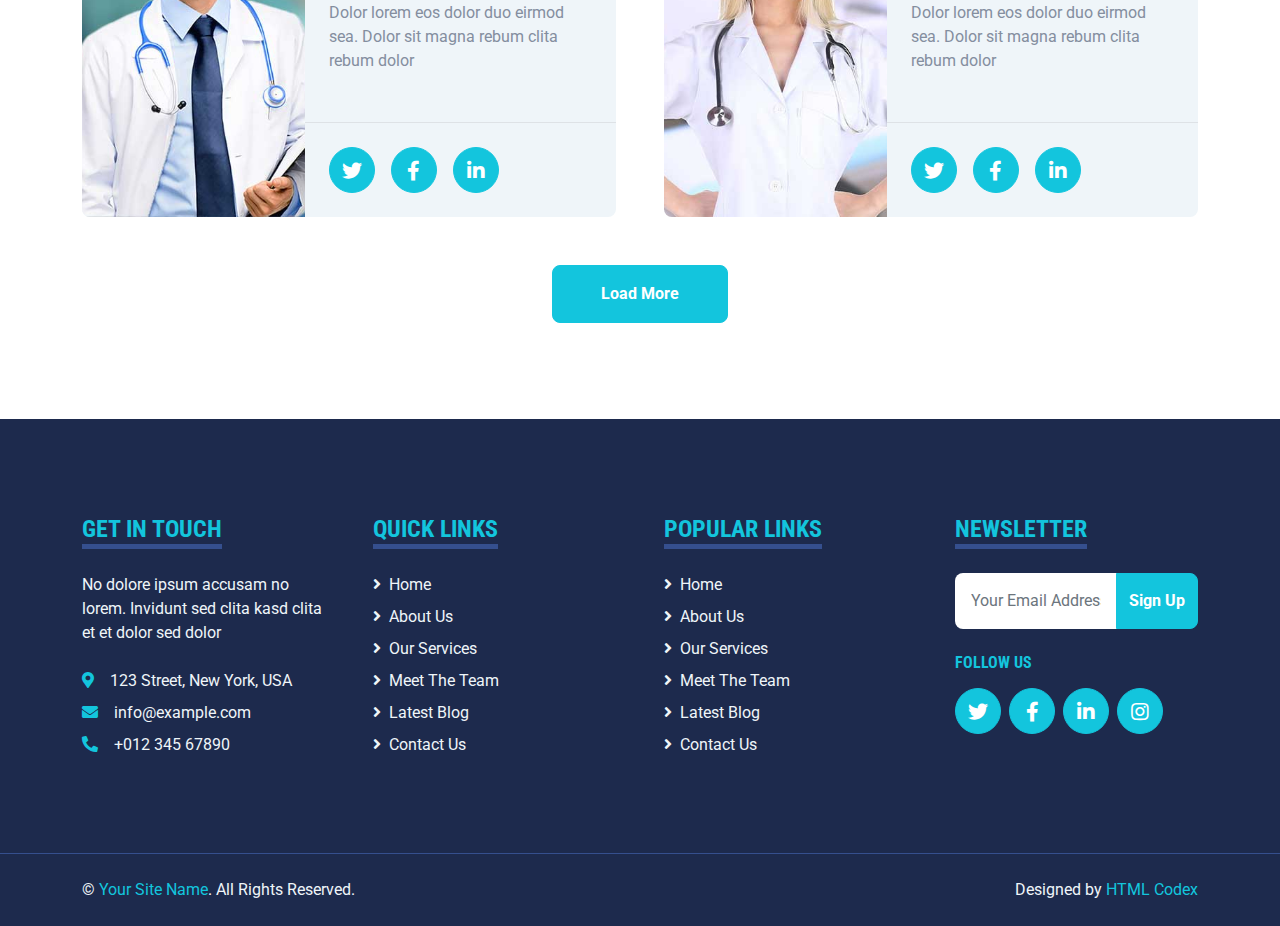
<file: search.html>
<!DOCTYPE html>
<html lang="en">

<head>
    <meta charset="utf-8">
    <title>MEDINOVA - Hospital Website Template</title>
    <meta content="width=device-width, initial-scale=1.0" name="viewport">
    <meta content="Free HTML Templates" name="keywords">
    <meta content="Free HTML Templates" name="description">

    <link href="img/favicon.ico" rel="icon">


    <link rel="preconnect" href="https://fonts.gstatic.com">
    <link href="https://fonts.googleapis.com/css2?family=Roboto+Condensed:wght@400;700&family=Roboto:wght@400;700&display=swap" rel="stylesheet">  


    <link href="https://cdnjs.cloudflare.com/ajax/libs/font-awesome/5.15.0/css/all.min.css" rel="stylesheet">
    <link href="https://cdn.jsdelivr.net/npm/bootstrap-icons@1.4.1/font/bootstrap-icons.css" rel="stylesheet">


    <link href="lib/owlcarousel/assets/owl.carousel.min.css" rel="stylesheet">
    <link href="lib/tempusdominus/css/tempusdominus-bootstrap-4.min.css" rel="stylesheet" />


    <link href="css/bootstrap.min.css" rel="stylesheet">

    <link href="css/style.css" rel="stylesheet">
</head>

<body>
    <!-- Topbar Start -->
    <div class="container-fluid py-2 border-bottom d-none d-lg-block">
        <div class="container">
            <div class="row">
                <div class="col-md-6 text-center text-lg-start mb-2 mb-lg-0">
                    <div class="d-inline-flex align-items-center">
                        <a class="text-decoration-none text-body pe-3" href=""><i class="bi bi-telephone me-2"></i>+012 345 6789</a>
                        <span class="text-body">|</span>
                        <a class="text-decoration-none text-body px-3" href=""><i class="bi bi-envelope me-2"></i>info@example.com</a>
                    </div>
                </div>
                <div class="col-md-6 text-center text-lg-end">
                    <div class="d-inline-flex align-items-center">
                        <a class="text-body px-2" href="">
                            <i class="fab fa-facebook-f"></i>
                        </a>
                        <a class="text-body px-2" href="">
                            <i class="fab fa-twitter"></i>
                        </a>
                        <a class="text-body px-2" href="">
                            <i class="fab fa-linkedin-in"></i>
                        </a>
                        <a class="text-body px-2" href="">
                            <i class="fab fa-instagram"></i>
                        </a>
                        <a class="text-body ps-2" href="">
                            <i class="fab fa-youtube"></i>
                        </a>
                    </div>
                </div>
            </div>
        </div>
    </div>

>
    <div class="container-fluid sticky-top bg-white shadow-sm mb-5">
        <div class="container">
            <nav class="navbar navbar-expand-lg bg-white navbar-light py-3 py-lg-0">
                <a href="index.html" class="navbar-brand">
                    <h1 class="m-0 text-uppercase text-primary"><i class="fa fa-clinic-medical me-2"></i>Medinova</h1>
                </a>
                <button class="navbar-toggler" type="button" data-bs-toggle="collapse" data-bs-target="#navbarCollapse">
                    <span class="navbar-toggler-icon"></span>
                </button>
                <div class="collapse navbar-collapse" id="navbarCollapse">
                    <div class="navbar-nav ms-auto py-0">
                        <a href="index.html" class="nav-item nav-link">Home</a>
                        <a href="about.html" class="nav-item nav-link">About</a>
                        <a href="service.html" class="nav-item nav-link">Service</a>
                        <a href="price.html" class="nav-item nav-link">Pricing</a>
                        <!-- <div class="nav-item dropdown">
                            <a href="#" class="nav-link dropdown-toggle active" data-bs-toggle="dropdown">Pages</a>
                            <div class="dropdown-menu m-0">
                                <a href="blog.html" class="dropdown-item">Blog Grid</a>
                                <a href="detail.html" class="dropdown-item">Blog Detail</a>
                                <a href="team.html" class="dropdown-item">The Team</a>
                                <a href="testimonial.html" class="dropdown-item">Testimonial</a>
                                <a href="appointment.html" class="dropdown-item">Appointment</a>
                                <a href="search.html" class="dropdown-item active">Search</a>
                            </div>
                        </div> -->
                        <a href="contact.html" class="nav-item nav-link">Contact</a>
                    </div>
                </div>
            </nav>
        </div>
    </div>


    <div class="container-fluid pt-5">
        <div class="container">
            <div class="text-center mx-auto mb-5" style="max-width: 500px;">
                <h5 class="d-inline-block text-primary text-uppercase border-bottom border-5">Find A Doctor</h5>
                <h1 class="display-4 mb-4">Find A Healthcare Professionals</h1>
                <h5 class="fw-normal">Duo ipsum erat stet dolor sea ut nonumy tempor. Tempor duo lorem eos sit sed ipsum takimata ipsum sit est. Ipsum ea voluptua ipsum sit justo</h5>
            </div>
            <div class="mx-auto" style="width: 100%; max-width: 600px;">
                <div class="input-group">
                    <select class="form-select border-primary w-25" style="height: 60px;">
                        <option selected>Department</option>
                        <option value="1">Department 1</option>
                        <option value="2">Department 2</option>
                        <option value="3">Department 3</option>
                    </select>
                    <input type="text" class="form-control border-primary w-50" placeholder="Keyword">
                    <button class="btn btn-dark border-0 w-25">Search</button>
                </div>
            </div>
        </div>
    </div>
    <!-- Search End -->


    <!-- Search Result Start -->
    <div class="container-fluid py-5">
        <div class="container">
            <div class="row g-5">
                <div class="col-lg-6 team-item">
                    <div class="row g-0 bg-light rounded overflow-hidden">
                        <div class="col-12 col-sm-5 h-100">
                            <img class="img-fluid h-100" src="img/team-1.jpg" style="object-fit: cover;">
                        </div>
                        <div class="col-12 col-sm-7 h-100 d-flex flex-column">
                            <div class="mt-auto p-4">
                                <h3>Doctor Name</h3>
                                <h6 class="fw-normal fst-italic text-primary mb-4">Cardiology Specialist</h6>
                                <p class="m-0">Dolor lorem eos dolor duo eirmod sea. Dolor sit magna rebum clita rebum dolor</p>
                            </div>
                            <div class="d-flex mt-auto border-top p-4">
                                <a class="btn btn-lg btn-primary btn-lg-square rounded-circle me-3" href="#"><i class="fab fa-twitter"></i></a>
                                <a class="btn btn-lg btn-primary btn-lg-square rounded-circle me-3" href="#"><i class="fab fa-facebook-f"></i></a>
                                <a class="btn btn-lg btn-primary btn-lg-square rounded-circle" href="#"><i class="fab fa-linkedin-in"></i></a>
                            </div>
                        </div>
                    </div>
                </div>
                <div class="col-lg-6 team-item">
                    <div class="row g-0 bg-light rounded overflow-hidden">
                        <div class="col-12 col-sm-5 h-100">
                            <img class="img-fluid h-100" src="img/team-2.jpg" style="object-fit: cover;">
                        </div>
                        <div class="col-12 col-sm-7 h-100 d-flex flex-column">
                            <div class="mt-auto p-4">
                                <h3>Doctor Name</h3>
                                <h6 class="fw-normal fst-italic text-primary mb-4">Cardiology Specialist</h6>
                                <p class="m-0">Dolor lorem eos dolor duo eirmod sea. Dolor sit magna rebum clita rebum dolor</p>
                            </div>
                            <div class="d-flex mt-auto border-top p-4">
                                <a class="btn btn-lg btn-primary btn-lg-square rounded-circle me-3" href="#"><i class="fab fa-twitter"></i></a>
                                <a class="btn btn-lg btn-primary btn-lg-square rounded-circle me-3" href="#"><i class="fab fa-facebook-f"></i></a>
                                <a class="btn btn-lg btn-primary btn-lg-square rounded-circle" href="#"><i class="fab fa-linkedin-in"></i></a>
                            </div>
                        </div>
                    </div>
                </div>
                <div class="col-lg-6 team-item">
                    <div class="row g-0 bg-light rounded overflow-hidden">
                        <div class="col-12 col-sm-5 h-100">
                            <img class="img-fluid h-100" src="img/team-3.jpg" style="object-fit: cover;">
                        </div>
                        <div class="col-12 col-sm-7 h-100 d-flex flex-column">
                            <div class="mt-auto p-4">
                                <h3>Doctor Name</h3>
                                <h6 class="fw-normal fst-italic text-primary mb-4">Cardiology Specialist</h6>
                                <p class="m-0">Dolor lorem eos dolor duo eirmod sea. Dolor sit magna rebum clita rebum dolor</p>
                            </div>
                            <div class="d-flex mt-auto border-top p-4">
                                <a class="btn btn-lg btn-primary btn-lg-square rounded-circle me-3" href="#"><i class="fab fa-twitter"></i></a>
                                <a class="btn btn-lg btn-primary btn-lg-square rounded-circle me-3" href="#"><i class="fab fa-facebook-f"></i></a>
                                <a class="btn btn-lg btn-primary btn-lg-square rounded-circle" href="#"><i class="fab fa-linkedin-in"></i></a>
                            </div>
                        </div>
                    </div>
                </div>
                <div class="col-lg-6 team-item">
                    <div class="row g-0 bg-light rounded overflow-hidden">
                        <div class="col-12 col-sm-5 h-100">
                            <img class="img-fluid h-100" src="img/team-1.jpg" style="object-fit: cover;">
                        </div>
                        <div class="col-12 col-sm-7 h-100 d-flex flex-column">
                            <div class="mt-auto p-4">
                                <h3>Doctor Name</h3>
                                <h6 class="fw-normal fst-italic text-primary mb-4">Cardiology Specialist</h6>
                                <p class="m-0">Dolor lorem eos dolor duo eirmod sea. Dolor sit magna rebum clita rebum dolor</p>
                            </div>
                            <div class="d-flex mt-auto border-top p-4">
                                <a class="btn btn-lg btn-primary btn-lg-square rounded-circle me-3" href="#"><i class="fab fa-twitter"></i></a>
                                <a class="btn btn-lg btn-primary btn-lg-square rounded-circle me-3" href="#"><i class="fab fa-facebook-f"></i></a>
                                <a class="btn btn-lg btn-primary btn-lg-square rounded-circle" href="#"><i class="fab fa-linkedin-in"></i></a>
                            </div>
                        </div>
                    </div>
                </div>
                <div class="col-lg-6 team-item">
                    <div class="row g-0 bg-light rounded overflow-hidden">
                        <div class="col-12 col-sm-5 h-100">
                            <img class="img-fluid h-100" src="img/team-2.jpg" style="object-fit: cover;">
                        </div>
                        <div class="col-12 col-sm-7 h-100 d-flex flex-column">
                            <div class="mt-auto p-4">
                                <h3>Doctor Name</h3>
                                <h6 class="fw-normal fst-italic text-primary mb-4">Cardiology Specialist</h6>
                                <p class="m-0">Dolor lorem eos dolor duo eirmod sea. Dolor sit magna rebum clita rebum dolor</p>
                            </div>
                            <div class="d-flex mt-auto border-top p-4">
                                <a class="btn btn-lg btn-primary btn-lg-square rounded-circle me-3" href="#"><i class="fab fa-twitter"></i></a>
                                <a class="btn btn-lg btn-primary btn-lg-square rounded-circle me-3" href="#"><i class="fab fa-facebook-f"></i></a>
                                <a class="btn btn-lg btn-primary btn-lg-square rounded-circle" href="#"><i class="fab fa-linkedin-in"></i></a>
                            </div>
                        </div>
                    </div>
                </div>
                <div class="col-lg-6 team-item">
                    <div class="row g-0 bg-light rounded overflow-hidden">
                        <div class="col-12 col-sm-5 h-100">
                            <img class="img-fluid h-100" src="img/team-3.jpg" style="object-fit: cover;">
                        </div>
                        <div class="col-12 col-sm-7 h-100 d-flex flex-column">
                            <div class="mt-auto p-4">
                                <h3>Doctor Name</h3>
                                <h6 class="fw-normal fst-italic text-primary mb-4">Cardiology Specialist</h6>
                                <p class="m-0">Dolor lorem eos dolor duo eirmod sea. Dolor sit magna rebum clita rebum dolor</p>
                            </div>
                            <div class="d-flex mt-auto border-top p-4">
                                <a class="btn btn-lg btn-primary btn-lg-square rounded-circle me-3" href="#"><i class="fab fa-twitter"></i></a>
                                <a class="btn btn-lg btn-primary btn-lg-square rounded-circle me-3" href="#"><i class="fab fa-facebook-f"></i></a>
                                <a class="btn btn-lg btn-primary btn-lg-square rounded-circle" href="#"><i class="fab fa-linkedin-in"></i></a>
                            </div>
                        </div>
                    </div>
                </div>
                <div class="col-12 text-center">
                    <button class="btn btn-primary py-3 px-5">Load More</button>
                </div>
            </div>
        </div>
    </div>
    <!-- Search Result End -->


    <!-- Footer Start -->
    <div class="container-fluid bg-dark text-light mt-5 py-5">
        <div class="container py-5">
            <div class="row g-5">
                <div class="col-lg-3 col-md-6">
                    <h4 class="d-inline-block text-primary text-uppercase border-bottom border-5 border-secondary mb-4">Get In Touch</h4>
                    <p class="mb-4">No dolore ipsum accusam no lorem. Invidunt sed clita kasd clita et et dolor sed dolor</p>
                    <p class="mb-2"><i class="fa fa-map-marker-alt text-primary me-3"></i>123 Street, New York, USA</p>
                    <p class="mb-2"><i class="fa fa-envelope text-primary me-3"></i>info@example.com</p>
                    <p class="mb-0"><i class="fa fa-phone-alt text-primary me-3"></i>+012 345 67890</p>
                </div>
                <div class="col-lg-3 col-md-6">
                    <h4 class="d-inline-block text-primary text-uppercase border-bottom border-5 border-secondary mb-4">Quick Links</h4>
                    <div class="d-flex flex-column justify-content-start">
                        <a class="text-light mb-2" href="#"><i class="fa fa-angle-right me-2"></i>Home</a>
                        <a class="text-light mb-2" href="#"><i class="fa fa-angle-right me-2"></i>About Us</a>
                        <a class="text-light mb-2" href="#"><i class="fa fa-angle-right me-2"></i>Our Services</a>
                        <a class="text-light mb-2" href="#"><i class="fa fa-angle-right me-2"></i>Meet The Team</a>
                        <a class="text-light mb-2" href="#"><i class="fa fa-angle-right me-2"></i>Latest Blog</a>
                        <a class="text-light" href="#"><i class="fa fa-angle-right me-2"></i>Contact Us</a>
                    </div>
                </div>
                <div class="col-lg-3 col-md-6">
                    <h4 class="d-inline-block text-primary text-uppercase border-bottom border-5 border-secondary mb-4">Popular Links</h4>
                    <div class="d-flex flex-column justify-content-start">
                        <a class="text-light mb-2" href="#"><i class="fa fa-angle-right me-2"></i>Home</a>
                        <a class="text-light mb-2" href="#"><i class="fa fa-angle-right me-2"></i>About Us</a>
                        <a class="text-light mb-2" href="#"><i class="fa fa-angle-right me-2"></i>Our Services</a>
                        <a class="text-light mb-2" href="#"><i class="fa fa-angle-right me-2"></i>Meet The Team</a>
                        <a class="text-light mb-2" href="#"><i class="fa fa-angle-right me-2"></i>Latest Blog</a>
                        <a class="text-light" href="#"><i class="fa fa-angle-right me-2"></i>Contact Us</a>
                    </div>
                </div>
                <div class="col-lg-3 col-md-6">
                    <h4 class="d-inline-block text-primary text-uppercase border-bottom border-5 border-secondary mb-4">Newsletter</h4>
                    <form action="">
                        <div class="input-group">
                            <input type="text" class="form-control p-3 border-0" placeholder="Your Email Address">
                            <button class="btn btn-primary">Sign Up</button>
                        </div>
                    </form>
                    <h6 class="text-primary text-uppercase mt-4 mb-3">Follow Us</h6>
                    <div class="d-flex">
                        <a class="btn btn-lg btn-primary btn-lg-square rounded-circle me-2" href="#"><i class="fab fa-twitter"></i></a>
                        <a class="btn btn-lg btn-primary btn-lg-square rounded-circle me-2" href="#"><i class="fab fa-facebook-f"></i></a>
                        <a class="btn btn-lg btn-primary btn-lg-square rounded-circle me-2" href="#"><i class="fab fa-linkedin-in"></i></a>
                        <a class="btn btn-lg btn-primary btn-lg-square rounded-circle" href="#"><i class="fab fa-instagram"></i></a>
                    </div>
                </div>
            </div>
        </div>
    </div>
    <div class="container-fluid bg-dark text-light border-top border-secondary py-4">
        <div class="container">
            <div class="row g-5">
                <div class="col-md-6 text-center text-md-start">
                    <p class="mb-md-0">&copy; <a class="text-primary" href="#">Your Site Name</a>. All Rights Reserved.</p>
                </div>
                <div class="col-md-6 text-center text-md-end">
                    <p class="mb-0">Designed by <a class="text-primary" href="https://htmlcodex.com">HTML Codex</a></p>
                </div>
            </div>
        </div>
    </div>
    <!-- Footer End -->


    <!-- Back to Top -->
    <a href="#" class="btn btn-lg btn-primary btn-lg-square back-to-top"><i class="bi bi-arrow-up"></i></a>


    <!-- JavaScript Libraries -->
    <script src="https://code.jquery.com/jquery-3.4.1.min.js"></script>
    <script src="https://cdn.jsdelivr.net/npm/bootstrap@5.0.0/dist/js/bootstrap.bundle.min.js"></script>
    <script src="lib/easing/easing.min.js"></script>
    <script src="lib/waypoints/waypoints.min.js"></script>
    <script src="lib/owlcarousel/owl.carousel.min.js"></script>
    <script src="lib/tempusdominus/js/moment.min.js"></script>
    <script src="lib/tempusdominus/js/moment-timezone.min.js"></script>
    <script src="lib/tempusdominus/js/tempusdominus-bootstrap-4.min.js"></script>

    <!-- Template Javascript -->
    <script src="js/main.js"></script>
</body>

</html>
</file>
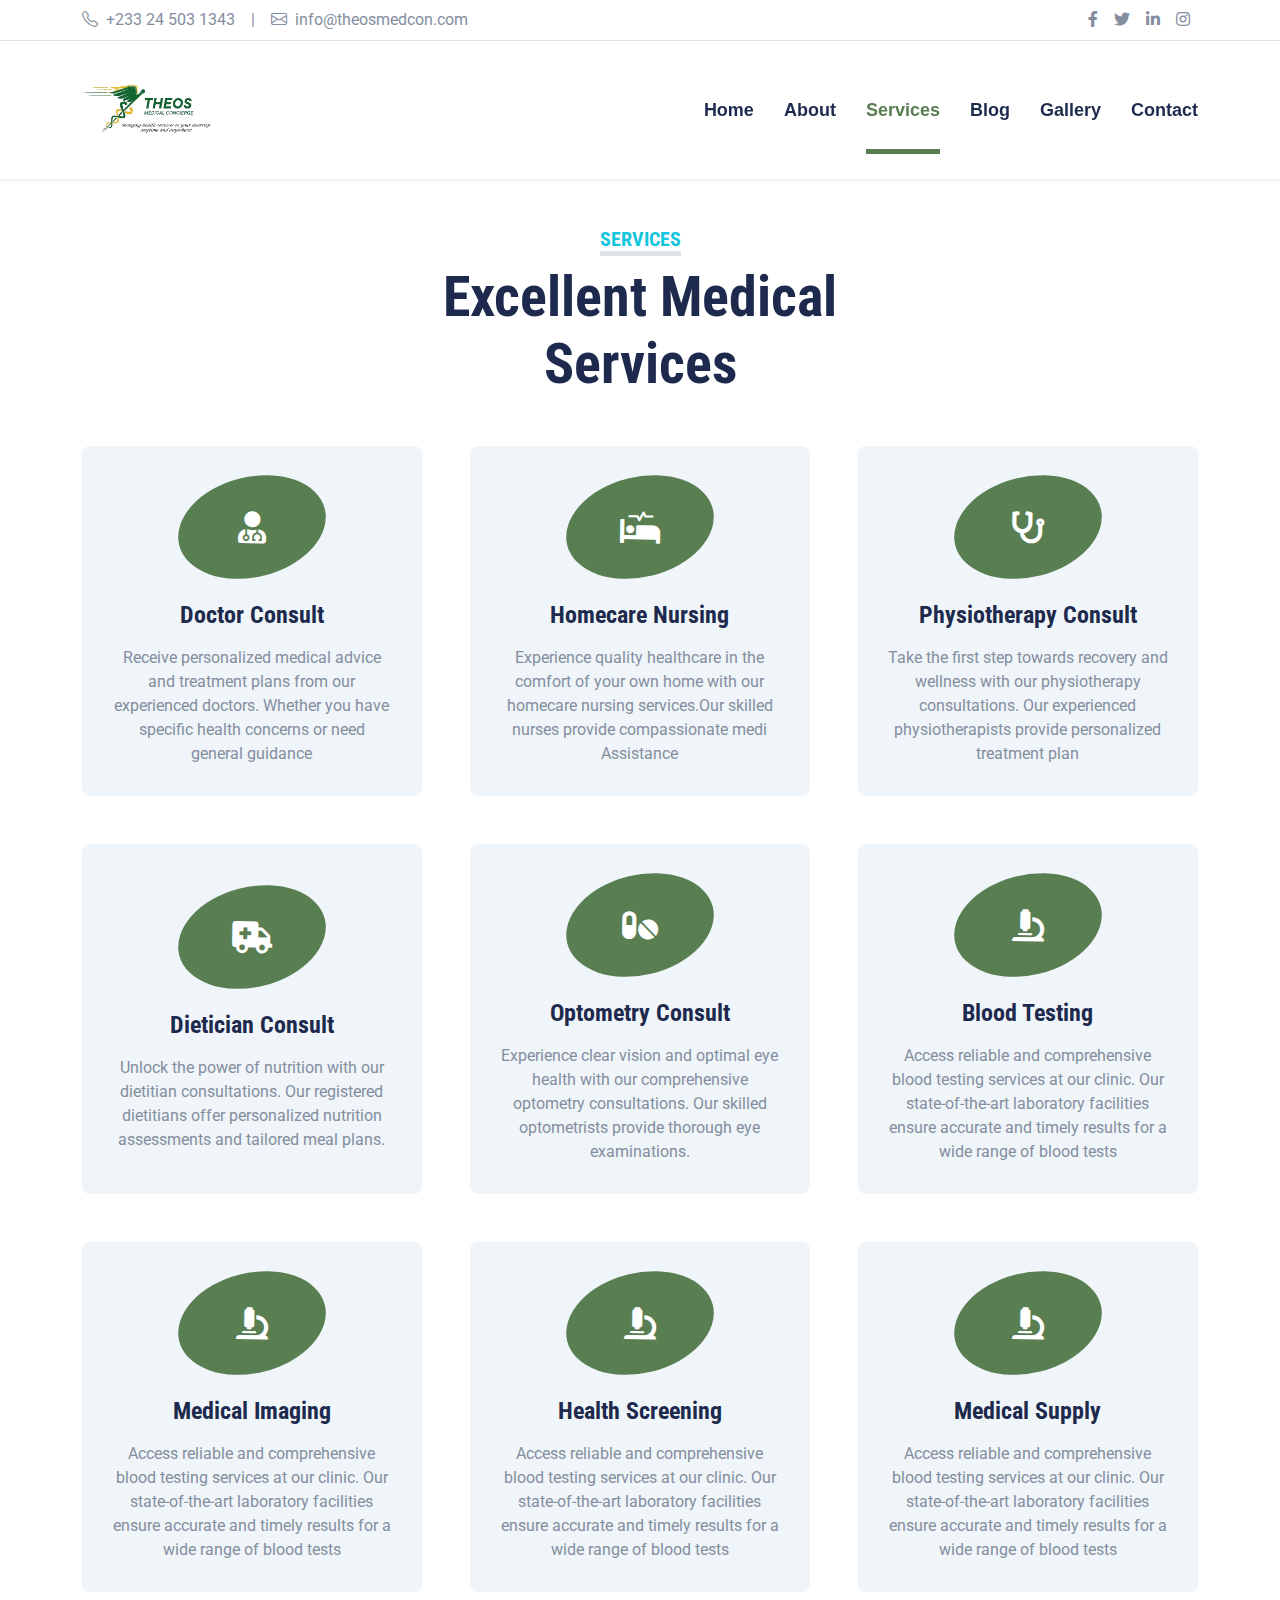
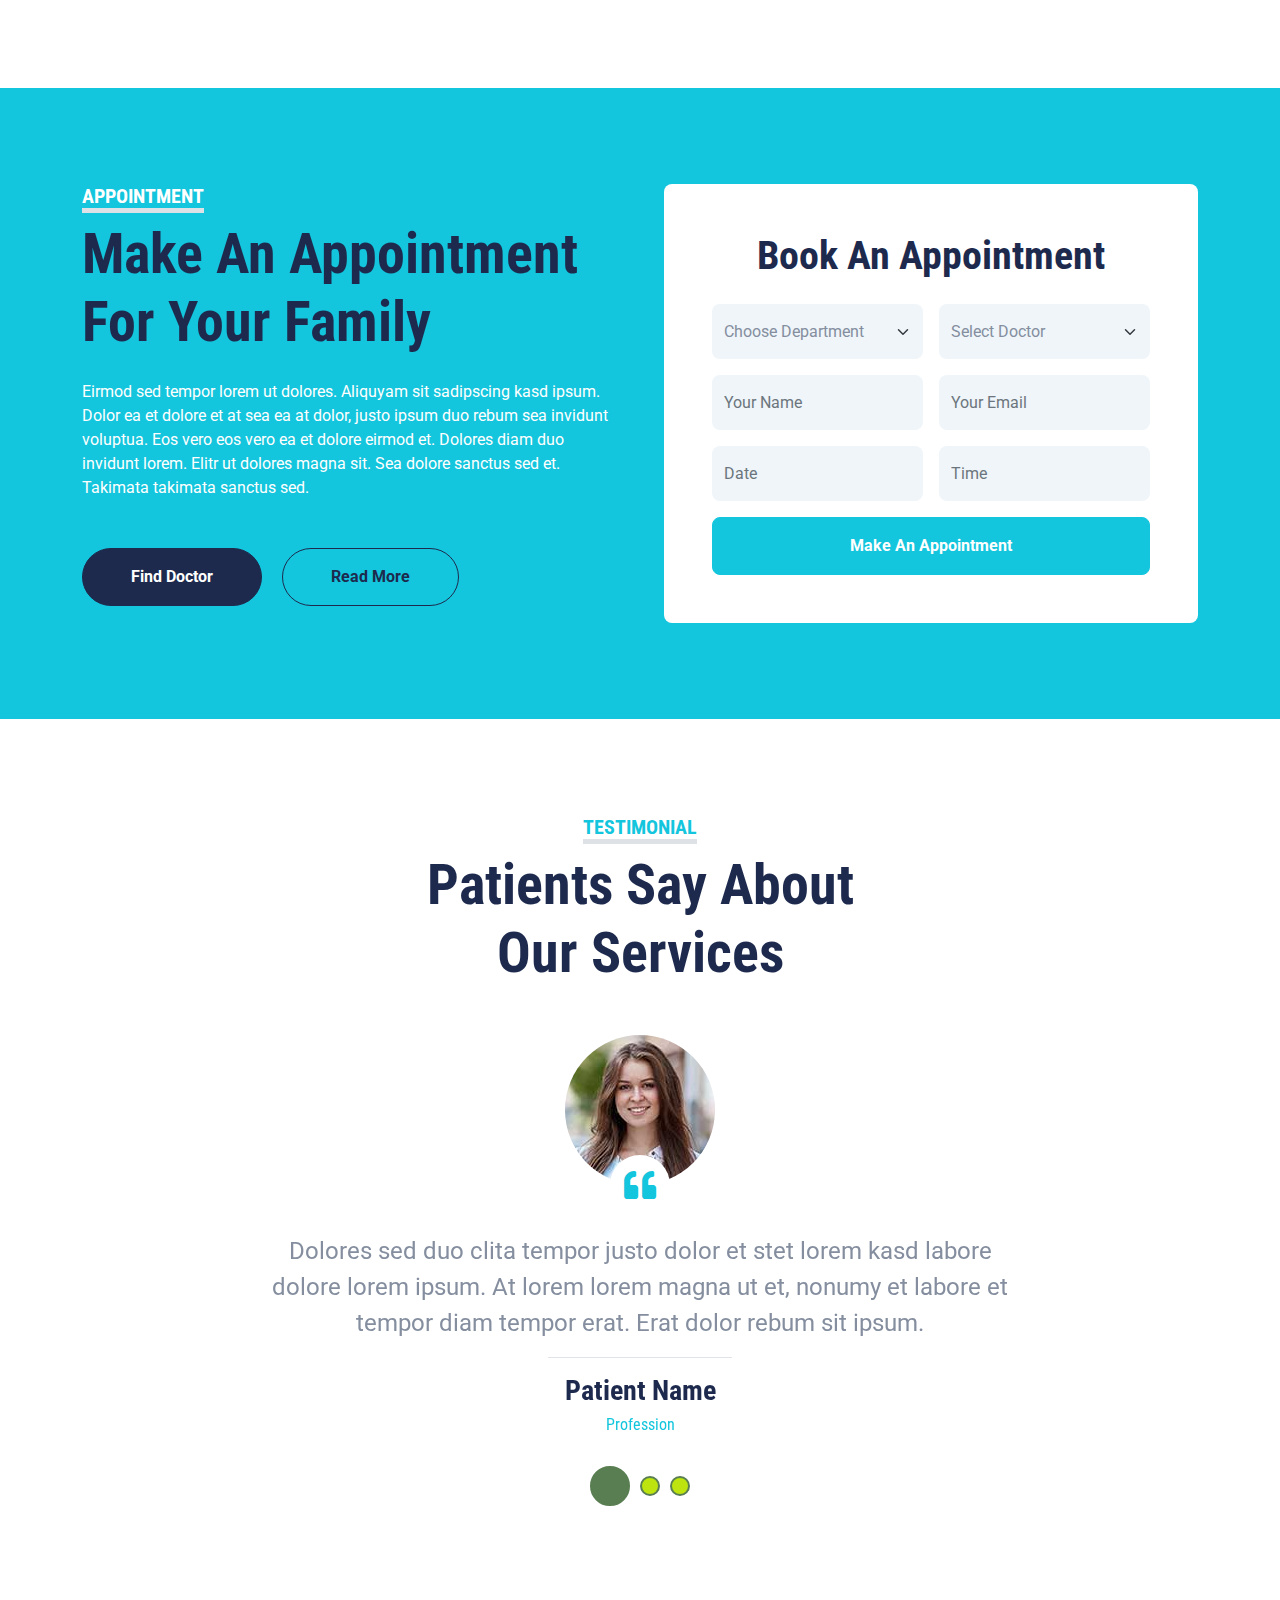
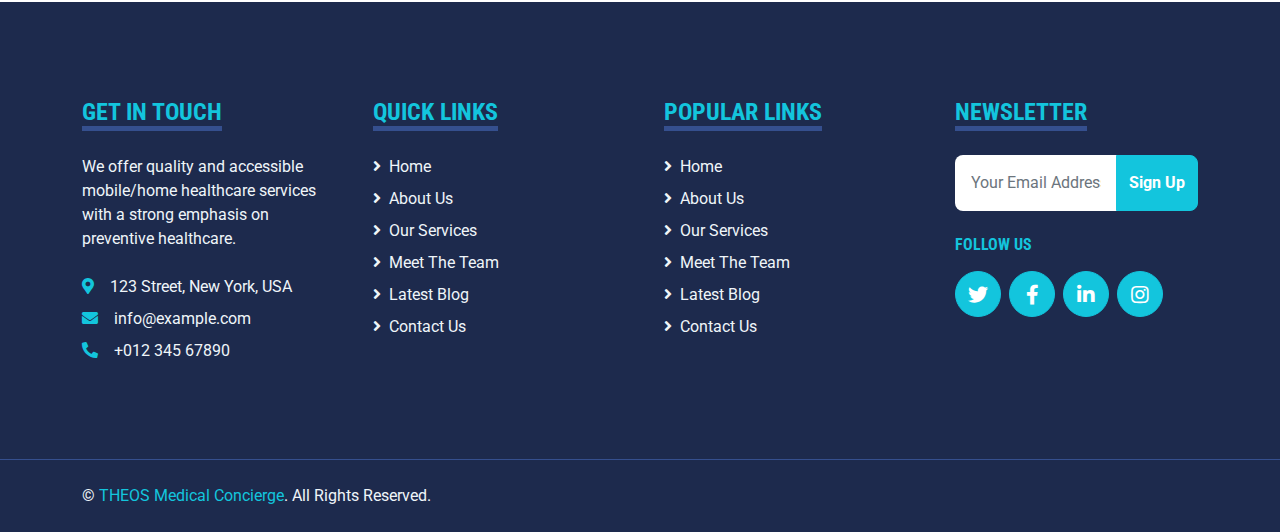
<file: service.html>
<!DOCTYPE html>
<html lang="en">

<head>
    <meta charset="utf-8">
    <title>THEOS Medical Concierge</title>
    <meta name="viewport" content="width=device-width, initial-scale=1">
	<meta name="description" content="We Bring You Medical Services Anytime, Anywhere!"/>
	<meta name="keywords" content="THEOS, Concierge, health, mediacal, healthcare, THEOS Medical concierge" />
	<meta name="author" content="Official Billy"/>

    
    <link href="img/THEOS.png" rel="icon">


    <link rel="preconnect" href="https://fonts.gstatic.com">
    <link href="https://fonts.googleapis.com/css2?family=Roboto+Condensed:wght@400;700&family=Roboto:wght@400;700&display=swap" rel="stylesheet">  

    <link href="https://cdnjs.cloudflare.com/ajax/libs/font-awesome/5.15.0/css/all.min.css" rel="stylesheet">
    <link href="https://cdn.jsdelivr.net/npm/bootstrap-icons@1.4.1/font/bootstrap-icons.css" rel="stylesheet">

    <link href="lib/owlcarousel/assets/owl.carousel.min.css" rel="stylesheet">
    <link href="lib/tempusdominus/css/tempusdominus-bootstrap-4.min.css" rel="stylesheet" />

    <link href="css/bootstrap.min.css" rel="stylesheet">

    <link href="css/style.css" rel="stylesheet">
</head>

<body>

    <div class="container-fluid py-2 border-bottom d-none d-lg-block">
        <div class="container">
            <div class="row">
                <div class="col-md-6 text-center text-lg-start mb-2 mb-lg-0">
                    <div class="d-inline-flex align-items-center">
                        <a class="text-decoration-none text-body pe-3" href="tel: +233245031343"><i class="bi bi-telephone me-2"></i>+233 24 503 1343</a>
                        <span class="text-body">|</span>
                        <a class="text-decoration-none text-body px-3" href="mailto: info@theosmedcon.com"><i class="bi bi-envelope me-2"></i>info@theosmedcon.com</a>
                    </div>
                </div>
                <div class="col-md-6 text-center text-lg-end">
                    <div class="d-inline-flex align-items-center">
                        <a class="text-body px-2" href="https://www.facebook.com/theosmedcon">
                            <i class="fab fa-facebook-f"></i>
                        </a>
                        <a class="text-body px-2" href="https://www.facebook.com/theosmedcon">
                            <i class="fab fa-twitter"></i>
                        </a>
                        <a class="text-body px-2" href="https://www.linkedin.com/company/theosmedcon/">
                            <i class="fab fa-linkedin-in"></i>
                        </a>
                        <a class="text-body px-2" href="https://www.instagram.com/theosmedcon/">
                            <i class="fab fa-instagram"></i>
                        </a>
                        
                    </div>
                </div>
            </div>
        </div>
    </div>




    <div class="container-fluid sticky-top bg-white shadow-sm">
        <div class="container">
            <nav class="navbar navbar-expand-lg bg-white navbar-light py-3 py-lg-0">
                <a href="index.html" class="navbar-brand">
                    <img class="me-2" src="img/THEOS.png" alt="" style="height: 8rem;">                </a>
                <button class="navbar-toggler" type="button" data-bs-toggle="collapse" data-bs-target="#navbarCollapse">
                    <span class="navbar-toggler-icon"></span>
                </button>
                <div class="collapse navbar-collapse" id="navbarCollapse">
                    <div class="navbar-nav ms-auto py-0">
                        <a href="index.html" class="nav-item nav-link">Home</a>
                        <a href="about.html" class="nav-item nav-link">About</a>
                        <a href="service.html" class="nav-item nav-link active">Services</a>
                        <a href="blog.html" class="nav-item nav-link">Blog</a>
                        <a href="gallery.html" class="nav-item nav-link">Gallery</a>
                        <a href="contact.html" class="nav-item nav-link">Contact</a>
                    </div>
                </div>
            </nav>
        </div>
    </div>

    <div class="container-fluid py-5">
        <div class="container">
            <div class="text-center mx-auto mb-5" style="max-width: 500px;">
                <h5 class="d-inline-block text-primary text-uppercase border-bottom border-5">Services</h5>
                <h1 class="display-4">Excellent Medical Services</h1>
            </div>
            <div class="row g-5">
                <div class="col-lg-4 col-md-6">
                    <div class="service-item bg-light rounded d-flex flex-column align-items-center justify-content-center text-center">
                        <div class="service-icon mb-4">
                            <i class="fa fa-2x fa-user-md text-white"></i>
                        </div>
                        <h4 class="mb-3">Doctor Consult</h4>
                        <p class="m-0">Receive personalized medical advice and treatment plans from our experienced doctors. Whether you have specific health concerns or need general guidance</p>
                        <a class="btn btn-lg btn-primary rounded-pill" href="">
                            <i class="bi bi-arrow-right"></i>
                        </a>
                    </div>
                </div>
                <div class="col-lg-4 col-md-6">
                    <div class="service-item bg-light rounded d-flex flex-column align-items-center justify-content-center text-center">
                        <div class="service-icon mb-4">
                            <i class="fa fa-2x fa-procedures text-white"></i>
                        </div>
                        <h4 class="mb-3">Homecare Nursing</h4>
                        <p class="m-0">Experience quality healthcare in the comfort of your own home with our homecare nursing services.Our skilled nurses provide compassionate medi Assistance</p>
                        <a class="btn btn-lg btn-primary rounded-pill" href="">
                            <i class="bi bi-arrow-right"></i>
                        </a>
                    </div>
                </div>
                <div class="col-lg-4 col-md-6">
                    <div class="service-item bg-light rounded d-flex flex-column align-items-center justify-content-center text-center">
                        <div class="service-icon mb-4">
                            <i class="fa fa-2x fa-stethoscope text-white"></i>
                        </div>
                        <h4 class="mb-3">Physiotherapy Consult</h4>
                        <p class="m-0">Take the first step towards recovery and wellness with our physiotherapy consultations. Our experienced physiotherapists provide personalized treatment plan</p>
                        <a class="btn btn-lg btn-primary rounded-pill" href="">
                            <i class="bi bi-arrow-right"></i>
                        </a>
                    </div>
                </div>
                <div class="col-lg-4 col-md-6">
                    <div class="service-item bg-light rounded d-flex flex-column align-items-center justify-content-center text-center">
                        <div class="service-icon mb-4">
                            <i class="fa fa-2x fa-ambulance text-white"></i>
                        </div>
                        <h4 class="mb-3">Dietician Consult</h4>
                        <p class="m-0">Unlock the power of nutrition with our dietitian consultations. Our registered dietitians offer personalized nutrition assessments and tailored meal plans.</p>
                        <a class="btn btn-lg btn-primary rounded-pill" href="">
                            <i class="bi bi-arrow-right"></i>
                        </a>
                    </div>
                </div>
                <div class="col-lg-4 col-md-6">
                    <div class="service-item bg-light rounded d-flex flex-column align-items-center justify-content-center text-center">
                        <div class="service-icon mb-4">
                            <i class="fa fa-2x fa-pills text-white"></i>
                        </div>
                        <h4 class="mb-3">Optometry Consult</h4>
                        <p class="m-0">Experience clear vision and optimal eye health with our comprehensive optometry consultations. Our skilled optometrists provide thorough eye examinations.</p>
                        <a class="btn btn-lg btn-primary rounded-pill" href="">
                            <i class="bi bi-arrow-right"></i>
                        </a>
                    </div>
                </div>
                <div class="col-lg-4 col-md-6">
                    <div class="service-item bg-light rounded d-flex flex-column align-items-center justify-content-center text-center">
                        <div class="service-icon mb-4">
                            <i class="fa fa-2x fa-microscope text-white"></i>
                        </div>
                        <h4 class="mb-3">Blood Testing</h4>
                        <p class="m-0">Access reliable and comprehensive blood testing services at our clinic. Our state-of-the-art laboratory facilities ensure accurate and timely results for a wide range of blood tests</p>
                        <a class="btn btn-lg btn-primary rounded-pill" href="">
                            <i class="bi bi-arrow-right"></i>
                        </a>
                    </div>
                </div>
                <div class="col-lg-4 col-md-6">
                    <div class="service-item bg-light rounded d-flex flex-column align-items-center justify-content-center text-center">
                        <div class="service-icon mb-4">
                            <i class="fa fa-2x fa-microscope text-white"></i>
                        </div>
                        <h4 class="mb-3">Medical Imaging</h4>
                        <p class="m-0">Access reliable and comprehensive blood testing services at our clinic. Our state-of-the-art laboratory facilities ensure accurate and timely results for a wide range of blood tests</p>
                        <a class="btn btn-lg btn-primary rounded-pill" href="">
                            <i class="bi bi-arrow-right"></i>
                        </a>
                    </div>
                </div>
                <div class="col-lg-4 col-md-6">
                    <div class="service-item bg-light rounded d-flex flex-column align-items-center justify-content-center text-center">
                        <div class="service-icon mb-4">
                            <i class="fa fa-2x fa-microscope text-white"></i>
                        </div>
                        <h4 class="mb-3">Health Screening</h4>
                        <p class="m-0">Access reliable and comprehensive blood testing services at our clinic. Our state-of-the-art laboratory facilities ensure accurate and timely results for a wide range of blood tests</p>
                        <a class="btn btn-lg btn-primary rounded-pill" href="">
                            <i class="bi bi-arrow-right"></i>
                        </a>
                    </div>
                </div>
                <div class="col-lg-4 col-md-6">
                    <div class="service-item bg-light rounded d-flex flex-column align-items-center justify-content-center text-center">
                        <div class="service-icon mb-4">
                            <i class="fa fa-2x fa-microscope text-white"></i>
                        </div>
                        <h4 class="mb-3">Medical Supply</h4>
                        <p class="m-0">Access reliable and comprehensive blood testing services at our clinic. Our state-of-the-art laboratory facilities ensure accurate and timely results for a wide range of blood tests</p>
                        <a class="btn btn-lg btn-primary rounded-pill" href="">
                            <i class="bi bi-arrow-right"></i>
                        </a>
                    </div>
                </div>
            </div>
        </div>
    </div>


    <div class="container-fluid bg-primary my-5 py-5">
        <div class="container py-5">
            <div class="row gx-5">
                <div class="col-lg-6 mb-5 mb-lg-0">
                    <div class="mb-4">
                        <h5 class="d-inline-block text-white text-uppercase border-bottom border-5">Appointment</h5>
                        <h1 class="display-4">Make An Appointment For Your Family</h1>
                    </div>
                    <p class="text-white mb-5">Eirmod sed tempor lorem ut dolores. Aliquyam sit sadipscing kasd ipsum. Dolor ea et dolore et at sea ea at dolor, justo ipsum duo rebum sea invidunt voluptua. Eos vero eos vero ea et dolore eirmod et. Dolores diam duo invidunt lorem. Elitr ut dolores magna sit. Sea dolore sanctus sed et. Takimata takimata sanctus sed.</p>
                    <a class="btn btn-dark rounded-pill py-3 px-5 me-3" href="">Find Doctor</a>
                    <a class="btn btn-outline-dark rounded-pill py-3 px-5" href="">Read More</a>
                </div>
                <div class="col-lg-6">
                    <div class="bg-white text-center rounded p-5">
                        <h1 class="mb-4">Book An Appointment</h1>
                        <form>
                            <div class="row g-3">
                                <div class="col-12 col-sm-6">
                                    <select class="form-select bg-light border-0" style="height: 55px;">
                                        <option selected>Choose Department</option>
                                        <option value="1">Department 1</option>
                                        <option value="2">Department 2</option>
                                        <option value="3">Department 3</option>
                                    </select>
                                </div>
                                <div class="col-12 col-sm-6">
                                    <select class="form-select bg-light border-0" style="height: 55px;">
                                        <option selected>Select Doctor</option>
                                        <option value="1">Doctor 1</option>
                                        <option value="2">Doctor 2</option>
                                        <option value="3">Doctor 3</option>
                                    </select>
                                </div>
                                <div class="col-12 col-sm-6">
                                    <input type="text" class="form-control bg-light border-0" placeholder="Your Name" style="height: 55px;">
                                </div>
                                <div class="col-12 col-sm-6">
                                    <input type="email" class="form-control bg-light border-0" placeholder="Your Email" style="height: 55px;">
                                </div>
                                <div class="col-12 col-sm-6">
                                    <div class="date" id="date" data-target-input="nearest">
                                        <input type="text"
                                            class="form-control bg-light border-0 datetimepicker-input"
                                            placeholder="Date" data-target="#date" data-toggle="datetimepicker" style="height: 55px;">
                                    </div>
                                </div>
                                <div class="col-12 col-sm-6">
                                    <div class="time" id="time" data-target-input="nearest">
                                        <input type="text"
                                            class="form-control bg-light border-0 datetimepicker-input"
                                            placeholder="Time" data-target="#time" data-toggle="datetimepicker" style="height: 55px;">
                                    </div>
                                </div>
                                <div class="col-12">
                                    <button class="btn btn-primary w-100 py-3" type="submit">Make An Appointment</button>
                                </div>
                            </div>
                        </form>
                    </div>
                </div>
            </div>
        </div>
    </div>


    <div class="container-fluid py-5">
        <div class="container">
            <div class="text-center mx-auto mb-5" style="max-width: 500px;">
                <h5 class="d-inline-block text-primary text-uppercase border-bottom border-5">Testimonial</h5>
                <h1 class="display-4">Patients Say About Our Services</h1>
            </div>
            <div class="row justify-content-center">
                <div class="col-lg-8">
                    <div class="owl-carousel testimonial-carousel">
                        <div class="testimonial-item text-center">
                            <div class="position-relative mb-5">
                                <img class="img-fluid rounded-circle mx-auto" src="img/testimonial-1.jpg" alt="">
                                <div class="position-absolute top-100 start-50 translate-middle d-flex align-items-center justify-content-center bg-white rounded-circle" style="width: 60px; height: 60px;">
                                    <i class="fa fa-quote-left fa-2x text-primary"></i>
                                </div>
                            </div>
                            <p class="fs-4 fw-normal">Dolores sed duo clita tempor justo dolor et stet lorem kasd labore dolore lorem ipsum. At lorem lorem magna ut et, nonumy et labore et tempor diam tempor erat. Erat dolor rebum sit ipsum.</p>
                            <hr class="w-25 mx-auto">
                            <h3>Patient Name</h3>
                            <h6 class="fw-normal text-primary mb-3">Profession</h6>
                        </div>
                        <div class="testimonial-item text-center">
                            <div class="position-relative mb-5">
                                <img class="img-fluid rounded-circle mx-auto" src="img/testimonial-2.jpg" alt="">
                                <div class="position-absolute top-100 start-50 translate-middle d-flex align-items-center justify-content-center bg-white rounded-circle" style="width: 60px; height: 60px;">
                                    <i class="fa fa-quote-left fa-2x text-primary"></i>
                                </div>
                            </div>
                            <p class="fs-4 fw-normal">Dolores sed duo clita tempor justo dolor et stet lorem kasd labore dolore lorem ipsum. At lorem lorem magna ut et, nonumy et labore et tempor diam tempor erat. Erat dolor rebum sit ipsum.</p>
                            <hr class="w-25 mx-auto">
                            <h3>Patient Name</h3>
                            <h6 class="fw-normal text-primary mb-3">Profession</h6>
                        </div>
                        <div class="testimonial-item text-center">
                            <div class="position-relative mb-5">
                                <img class="img-fluid rounded-circle mx-auto" src="img/testimonial-3.jpg" alt="">
                                <div class="position-absolute top-100 start-50 translate-middle d-flex align-items-center justify-content-center bg-white rounded-circle" style="width: 60px; height: 60px;">
                                    <i class="fa fa-quote-left fa-2x text-primary"></i>
                                </div>
                            </div>
                            <p class="fs-4 fw-normal">Dolores sed duo clita tempor justo dolor et stet lorem kasd labore dolore lorem ipsum. At lorem lorem magna ut et, nonumy et labore et tempor diam tempor erat. Erat dolor rebum sit ipsum.</p>
                            <hr class="w-25 mx-auto">
                            <h3>Patient Name</h3>
                            <h6 class="fw-normal text-primary mb-3">Profession</h6>
                        </div>
                    </div>
                </div>
            </div>
        </div>
    </div>


    <div class="container-fluid bg-dark text-light mt-5 py-5">
        <div class="container py-5">
            <div class="row g-5">
                <div class="col-lg-3 col-md-6">
                    <h4 class="d-inline-block text-primary text-uppercase border-bottom border-5 border-secondary mb-4">Get In Touch</h4>
                    <p class="mb-4">We offer quality and accessible mobile/home healthcare services with a strong emphasis on preventive healthcare.</p>
                    <p class="mb-2"><i class="fa fa-map-marker-alt text-primary me-3"></i>123 Street, New York, USA</p>
                    <p class="mb-2"><i class="fa fa-envelope text-primary me-3"></i>info@example.com</p>
                    <p class="mb-0"><i class="fa fa-phone-alt text-primary me-3"></i>+012 345 67890</p>
                </div>
                <div class="col-lg-3 col-md-6">
                    <h4 class="d-inline-block text-primary text-uppercase border-bottom border-5 border-secondary mb-4">Quick Links</h4>
                    <div class="d-flex flex-column justify-content-start">
                        <a class="text-light mb-2" href="#"><i class="fa fa-angle-right me-2"></i>Home</a>
                        <a class="text-light mb-2" href="#"><i class="fa fa-angle-right me-2"></i>About Us</a>
                        <a class="text-light mb-2" href="#"><i class="fa fa-angle-right me-2"></i>Our Services</a>
                        <a class="text-light mb-2" href="#"><i class="fa fa-angle-right me-2"></i>Meet The Team</a>
                        <a class="text-light mb-2" href="#"><i class="fa fa-angle-right me-2"></i>Latest Blog</a>
                        <a class="text-light" href="#"><i class="fa fa-angle-right me-2"></i>Contact Us</a>
                    </div>
                </div>
                <div class="col-lg-3 col-md-6">
                    <h4 class="d-inline-block text-primary text-uppercase border-bottom border-5 border-secondary mb-4">Popular Links</h4>
                    <div class="d-flex flex-column justify-content-start">
                        <a class="text-light mb-2" href="#"><i class="fa fa-angle-right me-2"></i>Home</a>
                        <a class="text-light mb-2" href="#"><i class="fa fa-angle-right me-2"></i>About Us</a>
                        <a class="text-light mb-2" href="#"><i class="fa fa-angle-right me-2"></i>Our Services</a>
                        <a class="text-light mb-2" href="#"><i class="fa fa-angle-right me-2"></i>Meet The Team</a>
                        <a class="text-light mb-2" href="#"><i class="fa fa-angle-right me-2"></i>Latest Blog</a>
                        <a class="text-light" href="#"><i class="fa fa-angle-right me-2"></i>Contact Us</a>
                    </div>
                </div>
                <div class="col-lg-3 col-md-6">
                    <h4 class="d-inline-block text-primary text-uppercase border-bottom border-5 border-secondary mb-4">Newsletter</h4>
                    <form action="">
                        <div class="input-group">
                            <input type="text" class="form-control p-3 border-0" placeholder="Your Email Address">
                            <button class="btn btn-primary">Sign Up</button>
                        </div>
                    </form>
                    <h6 class="text-primary text-uppercase mt-4 mb-3">Follow Us</h6>
                    <div class="d-flex">
                        <a class="btn btn-lg btn-primary btn-lg-square rounded-circle me-2" href="#"><i class="fab fa-twitter"></i></a>
                        <a class="btn btn-lg btn-primary btn-lg-square rounded-circle me-2" href="#"><i class="fab fa-facebook-f"></i></a>
                        <a class="btn btn-lg btn-primary btn-lg-square rounded-circle me-2" href="#"><i class="fab fa-linkedin-in"></i></a>
                        <a class="btn btn-lg btn-primary btn-lg-square rounded-circle" href="#"><i class="fab fa-instagram"></i></a>
                    </div>
                </div>
            </div>
        </div>
    </div>
    <div class="container-fluid bg-dark text-light border-top border-secondary py-4">
        <div class="container">
            <div class="row g-5">
                <div class="col-md-6 text-center text-md-start">
                    <p class="mb-md-0">&copy; <a class="text-primary" href="#">THEOS Medical Concierge</a>. All Rights Reserved.</p>
                </div>
            </div>
        </div>
    </div>


    <a href="#" class="btn btn-lg btn-primary btn-lg-square back-to-top"><i class="bi bi-arrow-up"></i></a>

    <script src="https://code.jquery.com/jquery-3.4.1.min.js"></script>
    <script src="https://cdn.jsdelivr.net/npm/bootstrap@5.0.0/dist/js/bootstrap.bundle.min.js"></script>
    <script src="lib/easing/easing.min.js"></script>
    <script src="lib/waypoints/waypoints.min.js"></script>
    <script src="lib/owlcarousel/owl.carousel.min.js"></script>
    <script src="lib/tempusdominus/js/moment.min.js"></script>
    <script src="lib/tempusdominus/js/moment-timezone.min.js"></script>
    <script src="lib/tempusdominus/js/tempusdominus-bootstrap-4.min.js"></script>


    <script src="js/main.js"></script>
</body>

</html>
</file>
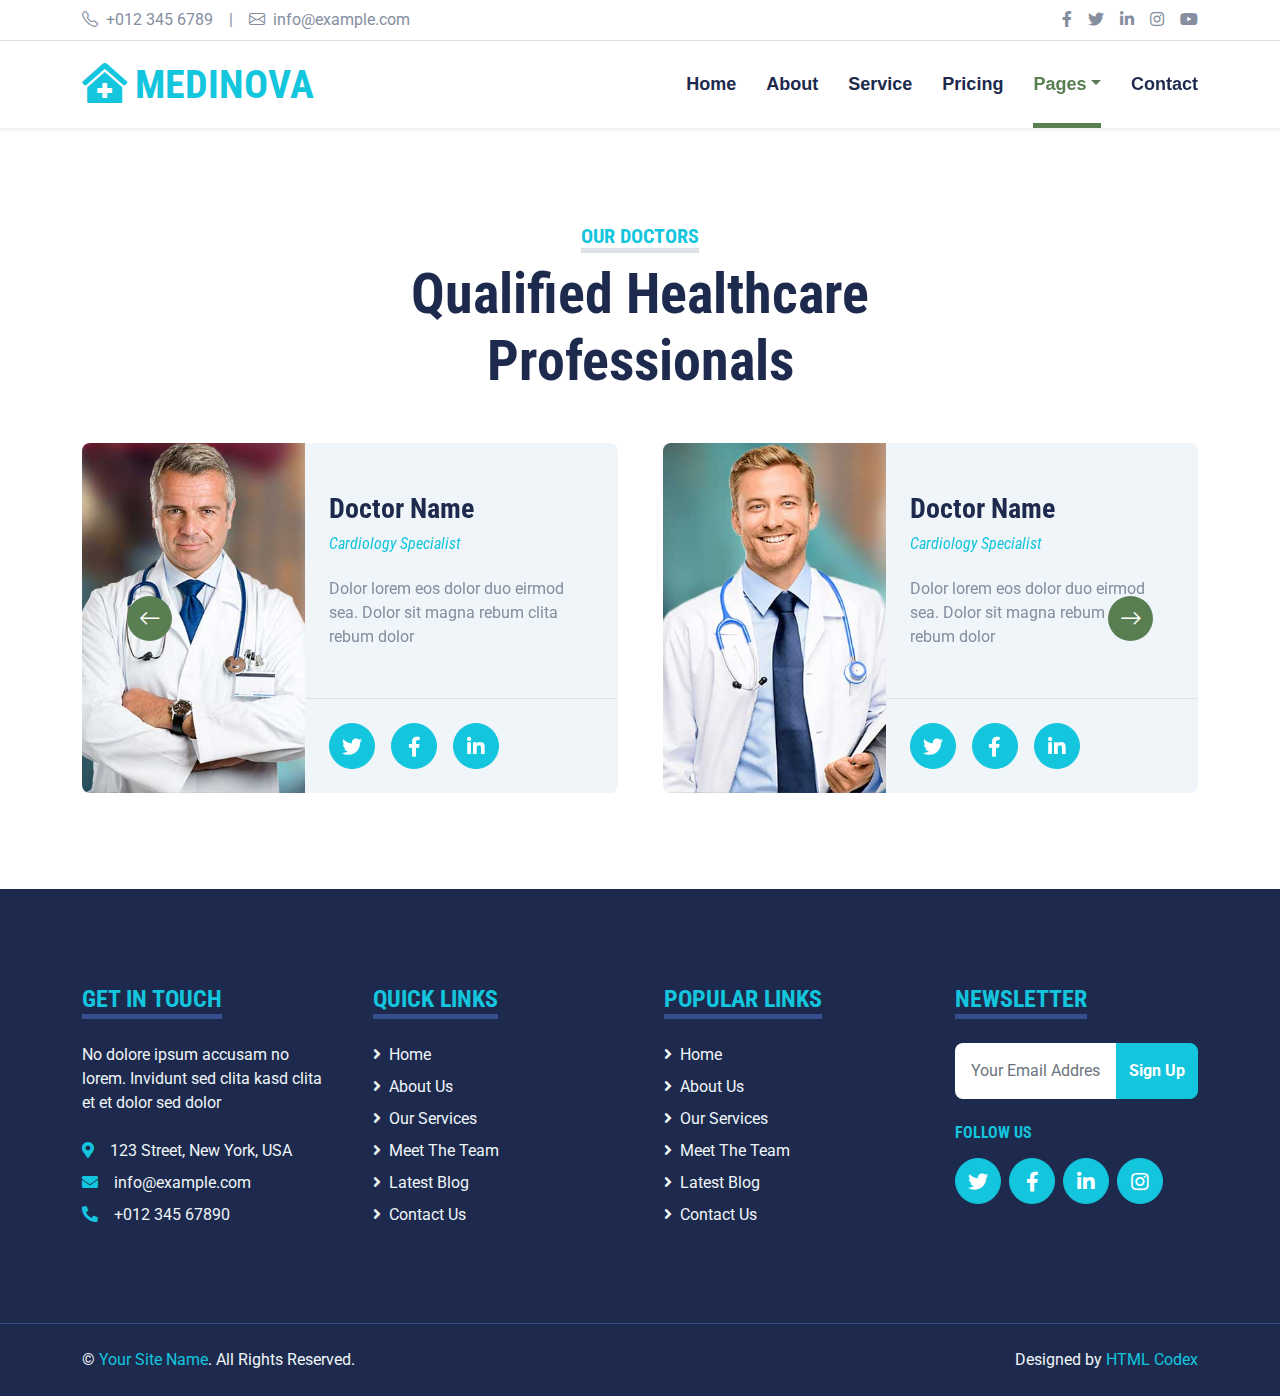
<file: team.html>
<!DOCTYPE html>
<html lang="en">

<head>
    <meta charset="utf-8">
    <title>MEDINOVA - Hospital Website Template</title>
    <meta content="width=device-width, initial-scale=1.0" name="viewport">
    <meta content="Free HTML Templates" name="keywords">
    <meta content="Free HTML Templates" name="description">

    <!-- Favicon -->
    <link href="img/favicon.ico" rel="icon">

    <!-- Google Web Fonts -->
    <link rel="preconnect" href="https://fonts.gstatic.com">
    <link href="https://fonts.googleapis.com/css2?family=Roboto+Condensed:wght@400;700&family=Roboto:wght@400;700&display=swap" rel="stylesheet">  

    <!-- Icon Font Stylesheet -->
    <link href="https://cdnjs.cloudflare.com/ajax/libs/font-awesome/5.15.0/css/all.min.css" rel="stylesheet">
    <link href="https://cdn.jsdelivr.net/npm/bootstrap-icons@1.4.1/font/bootstrap-icons.css" rel="stylesheet">

    <!-- Libraries Stylesheet -->
    <link href="lib/owlcarousel/assets/owl.carousel.min.css" rel="stylesheet">
    <link href="lib/tempusdominus/css/tempusdominus-bootstrap-4.min.css" rel="stylesheet" />

    <!-- Customized Bootstrap Stylesheet -->
    <link href="css/bootstrap.min.css" rel="stylesheet">

    <!-- Template Stylesheet -->
    <link href="css/style.css" rel="stylesheet">
</head>

<body>
    <!-- Topbar Start -->
    <div class="container-fluid py-2 border-bottom d-none d-lg-block">
        <div class="container">
            <div class="row">
                <div class="col-md-6 text-center text-lg-start mb-2 mb-lg-0">
                    <div class="d-inline-flex align-items-center">
                        <a class="text-decoration-none text-body pe-3" href=""><i class="bi bi-telephone me-2"></i>+012 345 6789</a>
                        <span class="text-body">|</span>
                        <a class="text-decoration-none text-body px-3" href=""><i class="bi bi-envelope me-2"></i>info@example.com</a>
                    </div>
                </div>
                <div class="col-md-6 text-center text-lg-end">
                    <div class="d-inline-flex align-items-center">
                        <a class="text-body px-2" href="">
                            <i class="fab fa-facebook-f"></i>
                        </a>
                        <a class="text-body px-2" href="">
                            <i class="fab fa-twitter"></i>
                        </a>
                        <a class="text-body px-2" href="">
                            <i class="fab fa-linkedin-in"></i>
                        </a>
                        <a class="text-body px-2" href="">
                            <i class="fab fa-instagram"></i>
                        </a>
                        <a class="text-body ps-2" href="">
                            <i class="fab fa-youtube"></i>
                        </a>
                    </div>
                </div>
            </div>
        </div>
    </div>
    <!-- Topbar End -->


    <!-- Navbar Start -->
    <div class="container-fluid sticky-top bg-white shadow-sm mb-5">
        <div class="container">
            <nav class="navbar navbar-expand-lg bg-white navbar-light py-3 py-lg-0">
                <a href="index.html" class="navbar-brand">
                    <h1 class="m-0 text-uppercase text-primary"><i class="fa fa-clinic-medical me-2"></i>Medinova</h1>
                </a>
                <button class="navbar-toggler" type="button" data-bs-toggle="collapse" data-bs-target="#navbarCollapse">
                    <span class="navbar-toggler-icon"></span>
                </button>
                <div class="collapse navbar-collapse" id="navbarCollapse">
                    <div class="navbar-nav ms-auto py-0">
                        <a href="index.html" class="nav-item nav-link">Home</a>
                        <a href="about.html" class="nav-item nav-link">About</a>
                        <a href="service.html" class="nav-item nav-link">Service</a>
                        <a href="price.html" class="nav-item nav-link">Pricing</a>
                        <div class="nav-item dropdown">
                            <a href="#" class="nav-link dropdown-toggle active" data-bs-toggle="dropdown">Pages</a>
                            <div class="dropdown-menu m-0">
                                <a href="blog.html" class="dropdown-item">Blog Grid</a>
                                <a href="detail.html" class="dropdown-item">Blog Detail</a>
                                <a href="team.html" class="dropdown-item active">The Team</a>
                                <a href="testimonial.html" class="dropdown-item">Testimonial</a>
                                <a href="appointment.html" class="dropdown-item">Appointment</a>
                                <a href="search.html" class="dropdown-item">Search</a>
                            </div>
                        </div>
                        <a href="contact.html" class="nav-item nav-link">Contact</a>
                    </div>
                </div>
            </nav>
        </div>
    </div>
    <!-- Navbar End -->


    <!-- Team Start -->
    <div class="container-fluid py-5">
        <div class="container">
            <div class="text-center mx-auto mb-5" style="max-width: 500px;">
                <h5 class="d-inline-block text-primary text-uppercase border-bottom border-5">Our Doctors</h5>
                <h1 class="display-4">Qualified Healthcare Professionals</h1>
            </div>
            <div class="owl-carousel team-carousel position-relative">
                <div class="team-item">
                    <div class="row g-0 bg-light rounded overflow-hidden">
                        <div class="col-12 col-sm-5 h-100">
                            <img class="img-fluid h-100" src="img/team-1.jpg" style="object-fit: cover;">
                        </div>
                        <div class="col-12 col-sm-7 h-100 d-flex flex-column">
                            <div class="mt-auto p-4">
                                <h3>Doctor Name</h3>
                                <h6 class="fw-normal fst-italic text-primary mb-4">Cardiology Specialist</h6>
                                <p class="m-0">Dolor lorem eos dolor duo eirmod sea. Dolor sit magna rebum clita rebum dolor</p>
                            </div>
                            <div class="d-flex mt-auto border-top p-4">
                                <a class="btn btn-lg btn-primary btn-lg-square rounded-circle me-3" href="#"><i class="fab fa-twitter"></i></a>
                                <a class="btn btn-lg btn-primary btn-lg-square rounded-circle me-3" href="#"><i class="fab fa-facebook-f"></i></a>
                                <a class="btn btn-lg btn-primary btn-lg-square rounded-circle" href="#"><i class="fab fa-linkedin-in"></i></a>
                            </div>
                        </div>
                    </div>
                </div>
                <div class="team-item">
                    <div class="row g-0 bg-light rounded overflow-hidden">
                        <div class="col-12 col-sm-5 h-100">
                            <img class="img-fluid h-100" src="img/team-2.jpg" style="object-fit: cover;">
                        </div>
                        <div class="col-12 col-sm-7 h-100 d-flex flex-column">
                            <div class="mt-auto p-4">
                                <h3>Doctor Name</h3>
                                <h6 class="fw-normal fst-italic text-primary mb-4">Cardiology Specialist</h6>
                                <p class="m-0">Dolor lorem eos dolor duo eirmod sea. Dolor sit magna rebum clita rebum dolor</p>
                            </div>
                            <div class="d-flex mt-auto border-top p-4">
                                <a class="btn btn-lg btn-primary btn-lg-square rounded-circle me-3" href="#"><i class="fab fa-twitter"></i></a>
                                <a class="btn btn-lg btn-primary btn-lg-square rounded-circle me-3" href="#"><i class="fab fa-facebook-f"></i></a>
                                <a class="btn btn-lg btn-primary btn-lg-square rounded-circle" href="#"><i class="fab fa-linkedin-in"></i></a>
                            </div>
                        </div>
                    </div>
                </div>
                <div class="team-item">
                    <div class="row g-0 bg-light rounded overflow-hidden">
                        <div class="col-12 col-sm-5 h-100">
                            <img class="img-fluid h-100" src="img/team-3.jpg" style="object-fit: cover;">
                        </div>
                        <div class="col-12 col-sm-7 h-100 d-flex flex-column">
                            <div class="mt-auto p-4">
                                <h3>Doctor Name</h3>
                                <h6 class="fw-normal fst-italic text-primary mb-4">Cardiology Specialist</h6>
                                <p class="m-0">Dolor lorem eos dolor duo eirmod sea. Dolor sit magna rebum clita rebum dolor</p>
                            </div>
                            <div class="d-flex mt-auto border-top p-4">
                                <a class="btn btn-lg btn-primary btn-lg-square rounded-circle me-3" href="#"><i class="fab fa-twitter"></i></a>
                                <a class="btn btn-lg btn-primary btn-lg-square rounded-circle me-3" href="#"><i class="fab fa-facebook-f"></i></a>
                                <a class="btn btn-lg btn-primary btn-lg-square rounded-circle" href="#"><i class="fab fa-linkedin-in"></i></a>
                            </div>
                        </div>
                    </div>
                </div>
            </div>
        </div>
    </div>
    <!-- Team End -->


    <!-- Footer Start -->
    <div class="container-fluid bg-dark text-light mt-5 py-5">
        <div class="container py-5">
            <div class="row g-5">
                <div class="col-lg-3 col-md-6">
                    <h4 class="d-inline-block text-primary text-uppercase border-bottom border-5 border-secondary mb-4">Get In Touch</h4>
                    <p class="mb-4">No dolore ipsum accusam no lorem. Invidunt sed clita kasd clita et et dolor sed dolor</p>
                    <p class="mb-2"><i class="fa fa-map-marker-alt text-primary me-3"></i>123 Street, New York, USA</p>
                    <p class="mb-2"><i class="fa fa-envelope text-primary me-3"></i>info@example.com</p>
                    <p class="mb-0"><i class="fa fa-phone-alt text-primary me-3"></i>+012 345 67890</p>
                </div>
                <div class="col-lg-3 col-md-6">
                    <h4 class="d-inline-block text-primary text-uppercase border-bottom border-5 border-secondary mb-4">Quick Links</h4>
                    <div class="d-flex flex-column justify-content-start">
                        <a class="text-light mb-2" href="#"><i class="fa fa-angle-right me-2"></i>Home</a>
                        <a class="text-light mb-2" href="#"><i class="fa fa-angle-right me-2"></i>About Us</a>
                        <a class="text-light mb-2" href="#"><i class="fa fa-angle-right me-2"></i>Our Services</a>
                        <a class="text-light mb-2" href="#"><i class="fa fa-angle-right me-2"></i>Meet The Team</a>
                        <a class="text-light mb-2" href="#"><i class="fa fa-angle-right me-2"></i>Latest Blog</a>
                        <a class="text-light" href="#"><i class="fa fa-angle-right me-2"></i>Contact Us</a>
                    </div>
                </div>
                <div class="col-lg-3 col-md-6">
                    <h4 class="d-inline-block text-primary text-uppercase border-bottom border-5 border-secondary mb-4">Popular Links</h4>
                    <div class="d-flex flex-column justify-content-start">
                        <a class="text-light mb-2" href="#"><i class="fa fa-angle-right me-2"></i>Home</a>
                        <a class="text-light mb-2" href="#"><i class="fa fa-angle-right me-2"></i>About Us</a>
                        <a class="text-light mb-2" href="#"><i class="fa fa-angle-right me-2"></i>Our Services</a>
                        <a class="text-light mb-2" href="#"><i class="fa fa-angle-right me-2"></i>Meet The Team</a>
                        <a class="text-light mb-2" href="#"><i class="fa fa-angle-right me-2"></i>Latest Blog</a>
                        <a class="text-light" href="#"><i class="fa fa-angle-right me-2"></i>Contact Us</a>
                    </div>
                </div>
                <div class="col-lg-3 col-md-6">
                    <h4 class="d-inline-block text-primary text-uppercase border-bottom border-5 border-secondary mb-4">Newsletter</h4>
                    <form action="">
                        <div class="input-group">
                            <input type="text" class="form-control p-3 border-0" placeholder="Your Email Address">
                            <button class="btn btn-primary">Sign Up</button>
                        </div>
                    </form>
                    <h6 class="text-primary text-uppercase mt-4 mb-3">Follow Us</h6>
                    <div class="d-flex">
                        <a class="btn btn-lg btn-primary btn-lg-square rounded-circle me-2" href="#"><i class="fab fa-twitter"></i></a>
                        <a class="btn btn-lg btn-primary btn-lg-square rounded-circle me-2" href="#"><i class="fab fa-facebook-f"></i></a>
                        <a class="btn btn-lg btn-primary btn-lg-square rounded-circle me-2" href="#"><i class="fab fa-linkedin-in"></i></a>
                        <a class="btn btn-lg btn-primary btn-lg-square rounded-circle" href="#"><i class="fab fa-instagram"></i></a>
                    </div>
                </div>
            </div>
        </div>
    </div>
    <div class="container-fluid bg-dark text-light border-top border-secondary py-4">
        <div class="container">
            <div class="row g-5">
                <div class="col-md-6 text-center text-md-start">
                    <p class="mb-md-0">&copy; <a class="text-primary" href="#">Your Site Name</a>. All Rights Reserved.</p>
                </div>
                <div class="col-md-6 text-center text-md-end">
                    <p class="mb-0">Designed by <a class="text-primary" href="https://htmlcodex.com">HTML Codex</a></p>
                </div>
            </div>
        </div>
    </div>
    <!-- Footer End -->


    <!-- Back to Top -->
    <a href="#" class="btn btn-lg btn-primary btn-lg-square back-to-top"><i class="bi bi-arrow-up"></i></a>


    <!-- JavaScript Libraries -->
    <script src="https://code.jquery.com/jquery-3.4.1.min.js"></script>
    <script src="https://cdn.jsdelivr.net/npm/bootstrap@5.0.0/dist/js/bootstrap.bundle.min.js"></script>
    <script src="lib/easing/easing.min.js"></script>
    <script src="lib/waypoints/waypoints.min.js"></script>
    <script src="lib/owlcarousel/owl.carousel.min.js"></script>
    <script src="lib/tempusdominus/js/moment.min.js"></script>
    <script src="lib/tempusdominus/js/moment-timezone.min.js"></script>
    <script src="lib/tempusdominus/js/tempusdominus-bootstrap-4.min.js"></script>

    <!-- Template Javascript -->
    <script src="js/main.js"></script>
</body>

</html>
</file>
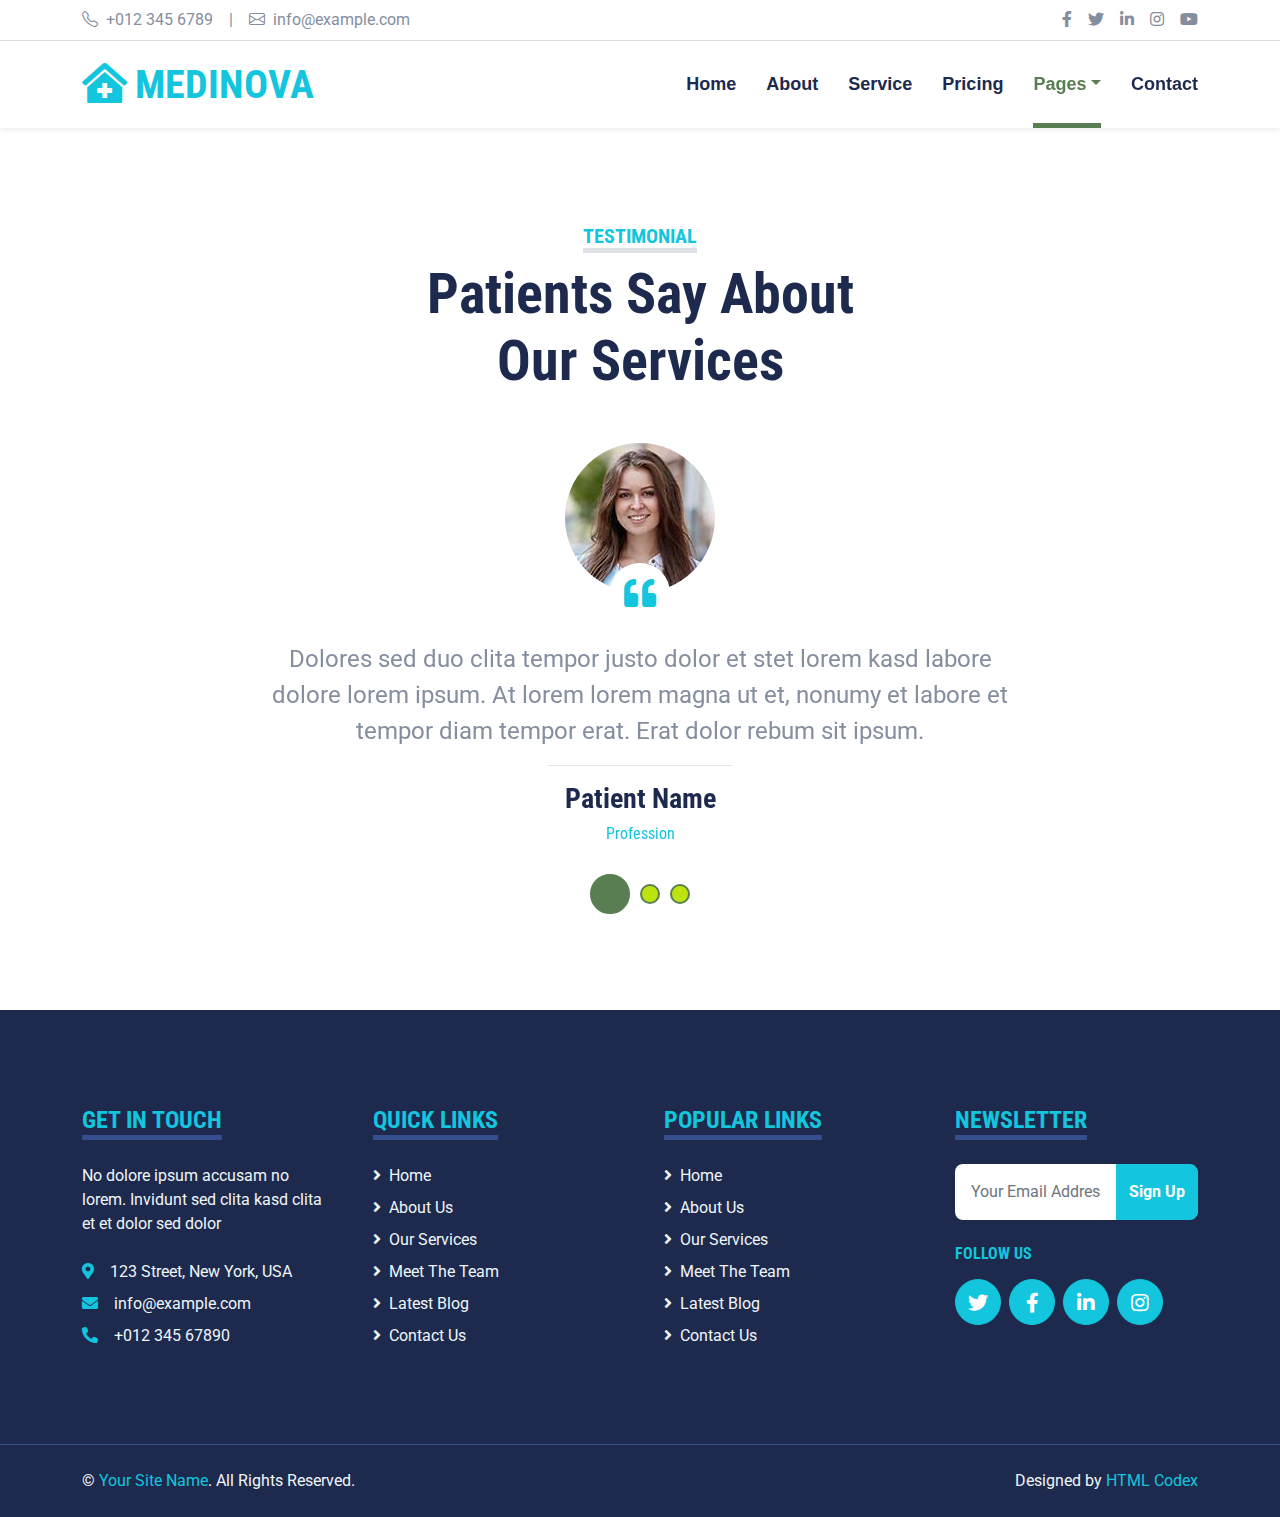
<file: testimonial.html>
<!DOCTYPE html>
<html lang="en">

<head>
    <meta charset="utf-8">
    <title>MEDINOVA - Hospital Website Template</title>
    <meta content="width=device-width, initial-scale=1.0" name="viewport">
    <meta content="Free HTML Templates" name="keywords">
    <meta content="Free HTML Templates" name="description">

    <!-- Favicon -->
    <link href="img/favicon.ico" rel="icon">

    <!-- Google Web Fonts -->
    <link rel="preconnect" href="https://fonts.gstatic.com">
    <link href="https://fonts.googleapis.com/css2?family=Roboto+Condensed:wght@400;700&family=Roboto:wght@400;700&display=swap" rel="stylesheet">  

    <!-- Icon Font Stylesheet -->
    <link href="https://cdnjs.cloudflare.com/ajax/libs/font-awesome/5.15.0/css/all.min.css" rel="stylesheet">
    <link href="https://cdn.jsdelivr.net/npm/bootstrap-icons@1.4.1/font/bootstrap-icons.css" rel="stylesheet">

    <!-- Libraries Stylesheet -->
    <link href="lib/owlcarousel/assets/owl.carousel.min.css" rel="stylesheet">
    <link href="lib/tempusdominus/css/tempusdominus-bootstrap-4.min.css" rel="stylesheet" />

    <!-- Customized Bootstrap Stylesheet -->
    <link href="css/bootstrap.min.css" rel="stylesheet">

    <!-- Template Stylesheet -->
    <link href="css/style.css" rel="stylesheet">
</head>

<body>
    <!-- Topbar Start -->
    <div class="container-fluid py-2 border-bottom d-none d-lg-block">
        <div class="container">
            <div class="row">
                <div class="col-md-6 text-center text-lg-start mb-2 mb-lg-0">
                    <div class="d-inline-flex align-items-center">
                        <a class="text-decoration-none text-body pe-3" href=""><i class="bi bi-telephone me-2"></i>+012 345 6789</a>
                        <span class="text-body">|</span>
                        <a class="text-decoration-none text-body px-3" href=""><i class="bi bi-envelope me-2"></i>info@example.com</a>
                    </div>
                </div>
                <div class="col-md-6 text-center text-lg-end">
                    <div class="d-inline-flex align-items-center">
                        <a class="text-body px-2" href="">
                            <i class="fab fa-facebook-f"></i>
                        </a>
                        <a class="text-body px-2" href="">
                            <i class="fab fa-twitter"></i>
                        </a>
                        <a class="text-body px-2" href="">
                            <i class="fab fa-linkedin-in"></i>
                        </a>
                        <a class="text-body px-2" href="">
                            <i class="fab fa-instagram"></i>
                        </a>
                        <a class="text-body ps-2" href="">
                            <i class="fab fa-youtube"></i>
                        </a>
                    </div>
                </div>
            </div>
        </div>
    </div>
    <!-- Topbar End -->


    <!-- Navbar Start -->
    <div class="container-fluid sticky-top bg-white shadow-sm mb-5">
        <div class="container">
            <nav class="navbar navbar-expand-lg bg-white navbar-light py-3 py-lg-0">
                <a href="index.html" class="navbar-brand">
                    <h1 class="m-0 text-uppercase text-primary"><i class="fa fa-clinic-medical me-2"></i>Medinova</h1>
                </a>
                <button class="navbar-toggler" type="button" data-bs-toggle="collapse" data-bs-target="#navbarCollapse">
                    <span class="navbar-toggler-icon"></span>
                </button>
                <div class="collapse navbar-collapse" id="navbarCollapse">
                    <div class="navbar-nav ms-auto py-0">
                        <a href="index.html" class="nav-item nav-link">Home</a>
                        <a href="about.html" class="nav-item nav-link">About</a>
                        <a href="service.html" class="nav-item nav-link">Service</a>
                        <a href="price.html" class="nav-item nav-link">Pricing</a>
                        <div class="nav-item dropdown">
                            <a href="#" class="nav-link dropdown-toggle active" data-bs-toggle="dropdown">Pages</a>
                            <div class="dropdown-menu m-0">
                                <a href="blog.html" class="dropdown-item">Blog Grid</a>
                                <a href="detail.html" class="dropdown-item">Blog Detail</a>
                                <a href="team.html" class="dropdown-item">The Team</a>
                                <a href="testimonial.html" class="dropdown-item active">Testimonial</a>
                                <a href="appointment.html" class="dropdown-item">Appointment</a>
                                <a href="search.html" class="dropdown-item">Search</a>
                            </div>
                        </div>
                        <a href="contact.html" class="nav-item nav-link">Contact</a>
                    </div>
                </div>
            </nav>
        </div>
    </div>
    <!-- Navbar End -->


    <!-- Testimonial Start -->
    <div class="container-fluid py-5">
        <div class="container">
            <div class="text-center mx-auto mb-5" style="max-width: 500px;">
                <h5 class="d-inline-block text-primary text-uppercase border-bottom border-5">Testimonial</h5>
                <h1 class="display-4">Patients Say About Our Services</h1>
            </div>
            <div class="row justify-content-center">
                <div class="col-lg-8">
                    <div class="owl-carousel testimonial-carousel">
                        <div class="testimonial-item text-center">
                            <div class="position-relative mb-5">
                                <img class="img-fluid rounded-circle mx-auto" src="img/testimonial-1.jpg" alt="">
                                <div class="position-absolute top-100 start-50 translate-middle d-flex align-items-center justify-content-center bg-white rounded-circle" style="width: 60px; height: 60px;">
                                    <i class="fa fa-quote-left fa-2x text-primary"></i>
                                </div>
                            </div>
                            <p class="fs-4 fw-normal">Dolores sed duo clita tempor justo dolor et stet lorem kasd labore dolore lorem ipsum. At lorem lorem magna ut et, nonumy et labore et tempor diam tempor erat. Erat dolor rebum sit ipsum.</p>
                            <hr class="w-25 mx-auto">
                            <h3>Patient Name</h3>
                            <h6 class="fw-normal text-primary mb-3">Profession</h6>
                        </div>
                        <div class="testimonial-item text-center">
                            <div class="position-relative mb-5">
                                <img class="img-fluid rounded-circle mx-auto" src="img/testimonial-2.jpg" alt="">
                                <div class="position-absolute top-100 start-50 translate-middle d-flex align-items-center justify-content-center bg-white rounded-circle" style="width: 60px; height: 60px;">
                                    <i class="fa fa-quote-left fa-2x text-primary"></i>
                                </div>
                            </div>
                            <p class="fs-4 fw-normal">Dolores sed duo clita tempor justo dolor et stet lorem kasd labore dolore lorem ipsum. At lorem lorem magna ut et, nonumy et labore et tempor diam tempor erat. Erat dolor rebum sit ipsum.</p>
                            <hr class="w-25 mx-auto">
                            <h3>Patient Name</h3>
                            <h6 class="fw-normal text-primary mb-3">Profession</h6>
                        </div>
                        <div class="testimonial-item text-center">
                            <div class="position-relative mb-5">
                                <img class="img-fluid rounded-circle mx-auto" src="img/testimonial-3.jpg" alt="">
                                <div class="position-absolute top-100 start-50 translate-middle d-flex align-items-center justify-content-center bg-white rounded-circle" style="width: 60px; height: 60px;">
                                    <i class="fa fa-quote-left fa-2x text-primary"></i>
                                </div>
                            </div>
                            <p class="fs-4 fw-normal">Dolores sed duo clita tempor justo dolor et stet lorem kasd labore dolore lorem ipsum. At lorem lorem magna ut et, nonumy et labore et tempor diam tempor erat. Erat dolor rebum sit ipsum.</p>
                            <hr class="w-25 mx-auto">
                            <h3>Patient Name</h3>
                            <h6 class="fw-normal text-primary mb-3">Profession</h6>
                        </div>
                    </div>
                </div>
            </div>
        </div>
    </div>
    <!-- Testimonial End -->


    <!-- Footer Start -->
    <div class="container-fluid bg-dark text-light mt-5 py-5">
        <div class="container py-5">
            <div class="row g-5">
                <div class="col-lg-3 col-md-6">
                    <h4 class="d-inline-block text-primary text-uppercase border-bottom border-5 border-secondary mb-4">Get In Touch</h4>
                    <p class="mb-4">No dolore ipsum accusam no lorem. Invidunt sed clita kasd clita et et dolor sed dolor</p>
                    <p class="mb-2"><i class="fa fa-map-marker-alt text-primary me-3"></i>123 Street, New York, USA</p>
                    <p class="mb-2"><i class="fa fa-envelope text-primary me-3"></i>info@example.com</p>
                    <p class="mb-0"><i class="fa fa-phone-alt text-primary me-3"></i>+012 345 67890</p>
                </div>
                <div class="col-lg-3 col-md-6">
                    <h4 class="d-inline-block text-primary text-uppercase border-bottom border-5 border-secondary mb-4">Quick Links</h4>
                    <div class="d-flex flex-column justify-content-start">
                        <a class="text-light mb-2" href="#"><i class="fa fa-angle-right me-2"></i>Home</a>
                        <a class="text-light mb-2" href="#"><i class="fa fa-angle-right me-2"></i>About Us</a>
                        <a class="text-light mb-2" href="#"><i class="fa fa-angle-right me-2"></i>Our Services</a>
                        <a class="text-light mb-2" href="#"><i class="fa fa-angle-right me-2"></i>Meet The Team</a>
                        <a class="text-light mb-2" href="#"><i class="fa fa-angle-right me-2"></i>Latest Blog</a>
                        <a class="text-light" href="#"><i class="fa fa-angle-right me-2"></i>Contact Us</a>
                    </div>
                </div>
                <div class="col-lg-3 col-md-6">
                    <h4 class="d-inline-block text-primary text-uppercase border-bottom border-5 border-secondary mb-4">Popular Links</h4>
                    <div class="d-flex flex-column justify-content-start">
                        <a class="text-light mb-2" href="#"><i class="fa fa-angle-right me-2"></i>Home</a>
                        <a class="text-light mb-2" href="#"><i class="fa fa-angle-right me-2"></i>About Us</a>
                        <a class="text-light mb-2" href="#"><i class="fa fa-angle-right me-2"></i>Our Services</a>
                        <a class="text-light mb-2" href="#"><i class="fa fa-angle-right me-2"></i>Meet The Team</a>
                        <a class="text-light mb-2" href="#"><i class="fa fa-angle-right me-2"></i>Latest Blog</a>
                        <a class="text-light" href="#"><i class="fa fa-angle-right me-2"></i>Contact Us</a>
                    </div>
                </div>
                <div class="col-lg-3 col-md-6">
                    <h4 class="d-inline-block text-primary text-uppercase border-bottom border-5 border-secondary mb-4">Newsletter</h4>
                    <form action="">
                        <div class="input-group">
                            <input type="text" class="form-control p-3 border-0" placeholder="Your Email Address">
                            <button class="btn btn-primary">Sign Up</button>
                        </div>
                    </form>
                    <h6 class="text-primary text-uppercase mt-4 mb-3">Follow Us</h6>
                    <div class="d-flex">
                        <a class="btn btn-lg btn-primary btn-lg-square rounded-circle me-2" href="#"><i class="fab fa-twitter"></i></a>
                        <a class="btn btn-lg btn-primary btn-lg-square rounded-circle me-2" href="#"><i class="fab fa-facebook-f"></i></a>
                        <a class="btn btn-lg btn-primary btn-lg-square rounded-circle me-2" href="#"><i class="fab fa-linkedin-in"></i></a>
                        <a class="btn btn-lg btn-primary btn-lg-square rounded-circle" href="#"><i class="fab fa-instagram"></i></a>
                    </div>
                </div>
            </div>
        </div>
    </div>
    <div class="container-fluid bg-dark text-light border-top border-secondary py-4">
        <div class="container">
            <div class="row g-5">
                <div class="col-md-6 text-center text-md-start">
                    <p class="mb-md-0">&copy; <a class="text-primary" href="#">Your Site Name</a>. All Rights Reserved.</p>
                </div>
                <div class="col-md-6 text-center text-md-end">
                    <p class="mb-0">Designed by <a class="text-primary" href="https://htmlcodex.com">HTML Codex</a></p>
                </div>
            </div>
        </div>
    </div>
    <!-- Footer End -->


    <!-- Back to Top -->
    <a href="#" class="btn btn-lg btn-primary btn-lg-square back-to-top"><i class="bi bi-arrow-up"></i></a>


    <!-- JavaScript Libraries -->
    <script src="https://code.jquery.com/jquery-3.4.1.min.js"></script>
    <script src="https://cdn.jsdelivr.net/npm/bootstrap@5.0.0/dist/js/bootstrap.bundle.min.js"></script>
    <script src="lib/easing/easing.min.js"></script>
    <script src="lib/waypoints/waypoints.min.js"></script>
    <script src="lib/owlcarousel/owl.carousel.min.js"></script>
    <script src="lib/tempusdominus/js/moment.min.js"></script>
    <script src="lib/tempusdominus/js/moment-timezone.min.js"></script>
    <script src="lib/tempusdominus/js/tempusdominus-bootstrap-4.min.js"></script>

    <!-- Template Javascript -->
    <script src="js/main.js"></script>
</body>

</html>
</file>
<file: css/style.css>
/********** Template CSS **********/
:root {
    --primary: #597E52;
    --secondary: #354F8E;
    --light: #bde40f;
    --dark: #1D2A4D;
}

.btn {
    font-weight: 700;
    transition: .5s;
}

.btn:hover {
    -webkit-box-shadow: 0 8px 6px -6px #555555;
    -moz-box-shadow: 0 8px 6px -6px #555555;
    box-shadow: 0 8px 6px -6px #555555;
}

.btn-primary {
    color: #FFFFFF;
}

.btn-square {
    width: 36px;
    height: 36px;
}

.btn-sm-square {
    width: 28px;
    height: 28px;
}

.btn-lg-square {
    width: 46px;
    height: 46px;
}

.btn-square,
.btn-sm-square,
.btn-lg-square {
    padding-left: 0;
    padding-right: 0;
    text-align: center;
}

.back-to-top {
    position: fixed;
    display: none;
    right: 30px;
    bottom: 0;
    border-radius: 50% 50% 0 0;
    z-index: 99;
}

.navbar-light .navbar-nav .nav-link {
    font-family: 'Jost', sans-serif;
    position: relative;
    margin-left: 30px;
    padding: 30px 0;
    font-size: 18px;
    font-weight: 700;
    color: var(--dark);
    outline: none;
    transition: .5s;
}

.navbar-light .navbar-nav .nav-link:hover,
.navbar-light .navbar-nav .nav-link.active {
    color: var(--primary);
}

@media (min-width: 992px) {
    .navbar-light .navbar-nav .nav-link::before {
        position: absolute;
        content: "";
        width: 0;
        height: 5px;
        bottom: 0;
        left: 50%;
        background: var(--primary);
        transition: .5s;
    }

    .navbar-light .navbar-nav .nav-link:hover::before,
    .navbar-light .navbar-nav .nav-link.active::before {
        width: 100%;
        left: 0;
    }
}

@media (max-width: 991.98px) {
    .navbar-light .navbar-nav .nav-link  {
        margin-left: 0;
        padding: 10px 0;
    }
}

.hero-header {
    background: url(../images/hero.jpeg) top right no-repeat;
    background-size: cover;
}

.service-item {
    position: relative;
    height: 350px;
    padding: 0 30px;
    transition: .5s;
}

.service-item .service-icon {
    width: 150px;
    height: 100px;
    display: flex;
    align-items: center;
    justify-content: center;
    background: var(--primary);
    border-radius: 50%;
    transform: rotate(-14deg);
}

.service-item .service-icon i {
    transform: rotate(15deg);
}

.service-item a.btn {
    position: absolute;
    width: 60px;
    bottom: -48px;
    left: 50%;
    margin-left: -30px;
    opacity: 0;
}

.service-item:hover a.btn {
    bottom: -24px;
    opacity: 1;
}

.price-carousel .owl-nav {
    margin-top: 35px;
    width: 100%;
    text-align: center;
    display: flex;
    justify-content: center;
}

.price-carousel .owl-nav .owl-prev,
.price-carousel .owl-nav .owl-next{
    position: relative;
    margin: 0 5px;
    width: 45px;
    height: 45px;
    display: flex;
    align-items: center;
    justify-content: center;
    color: var(--primary);
    background: #FFFFFF;
    font-size: 22px;
    border-radius: 45px;
    transition: .5s;
}

.price-carousel .owl-nav .owl-prev:hover,
.price-carousel .owl-nav .owl-next:hover {
    color: var(--dark);
}

@media (min-width: 576px) {
    .team-item .row {
        height: 350px;
    }
}

.team-carousel .owl-nav {
    position: absolute;
    padding: 0 45px;
    width: 100%;
    height: 45px;
    top: calc(50% - 22.5px);
    left: 0;
    display: flex;
    justify-content: space-between;
}

.team-carousel .owl-nav .owl-prev,
.team-carousel .owl-nav .owl-next {
    position: relative;
    width: 45px;
    height: 45px;
    display: flex;
    align-items: center;
    justify-content: center;
    color: #FFFFFF;
    background: var(--primary);
    border-radius: 45px;
    font-size: 22px;
    transition: .5s;
}

.team-carousel .owl-nav .owl-prev:hover,
.team-carousel .owl-nav .owl-next:hover {
    background: var(--dark);
}

.testimonial-carousel .owl-dots {
    margin-top: 15px;
    display: flex;
    align-items: center;
    justify-content: center;
}

.testimonial-carousel .owl-dot {
    position: relative;
    display: inline-block;
    margin: 0 5px;
    width: 20px;
    height: 20px;
    background: var(--light);
    border: 2px solid var(--primary);
    border-radius: 20px;
    transition: .5s;
}

.testimonial-carousel .owl-dot.active {
    width: 40px;
    height: 40px;
    background: var(--primary);
}

.testimonial-carousel .owl-item img {
    width: 150px;
    height: 150px;
}
</file>
